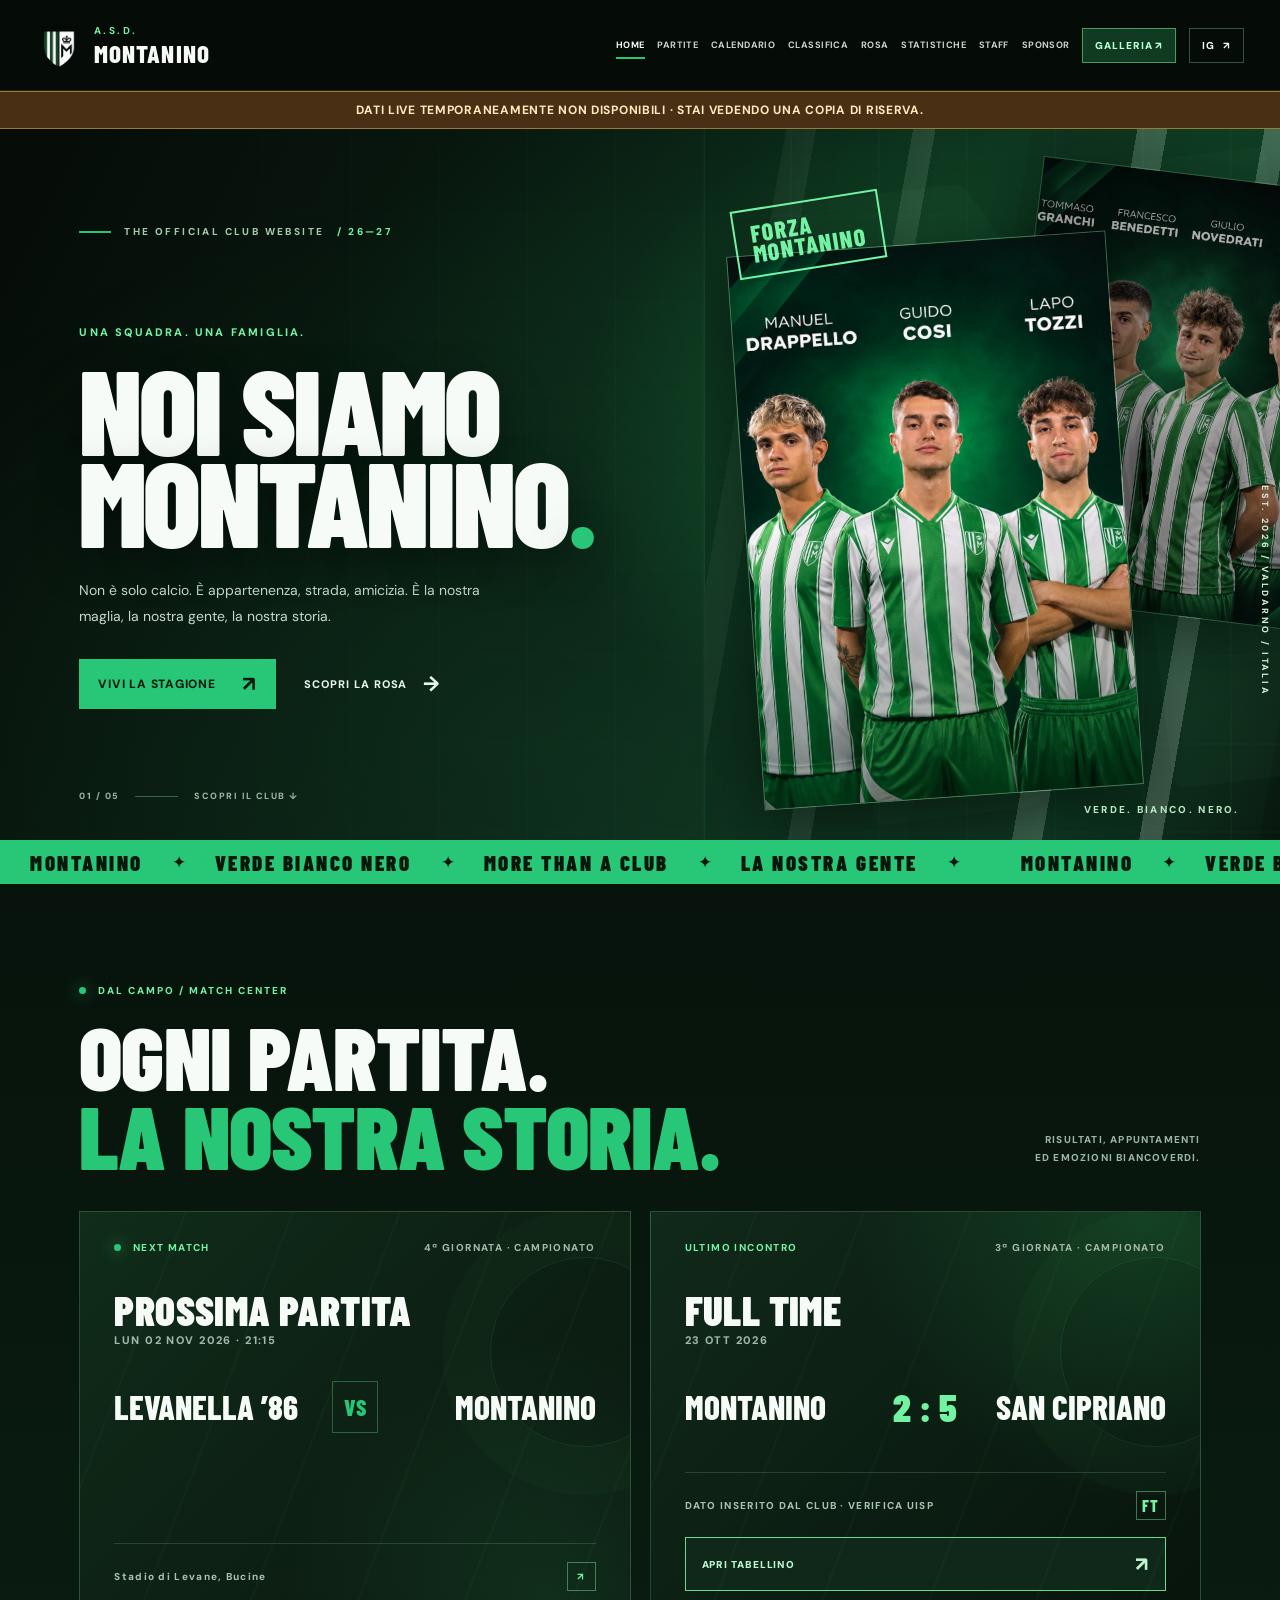
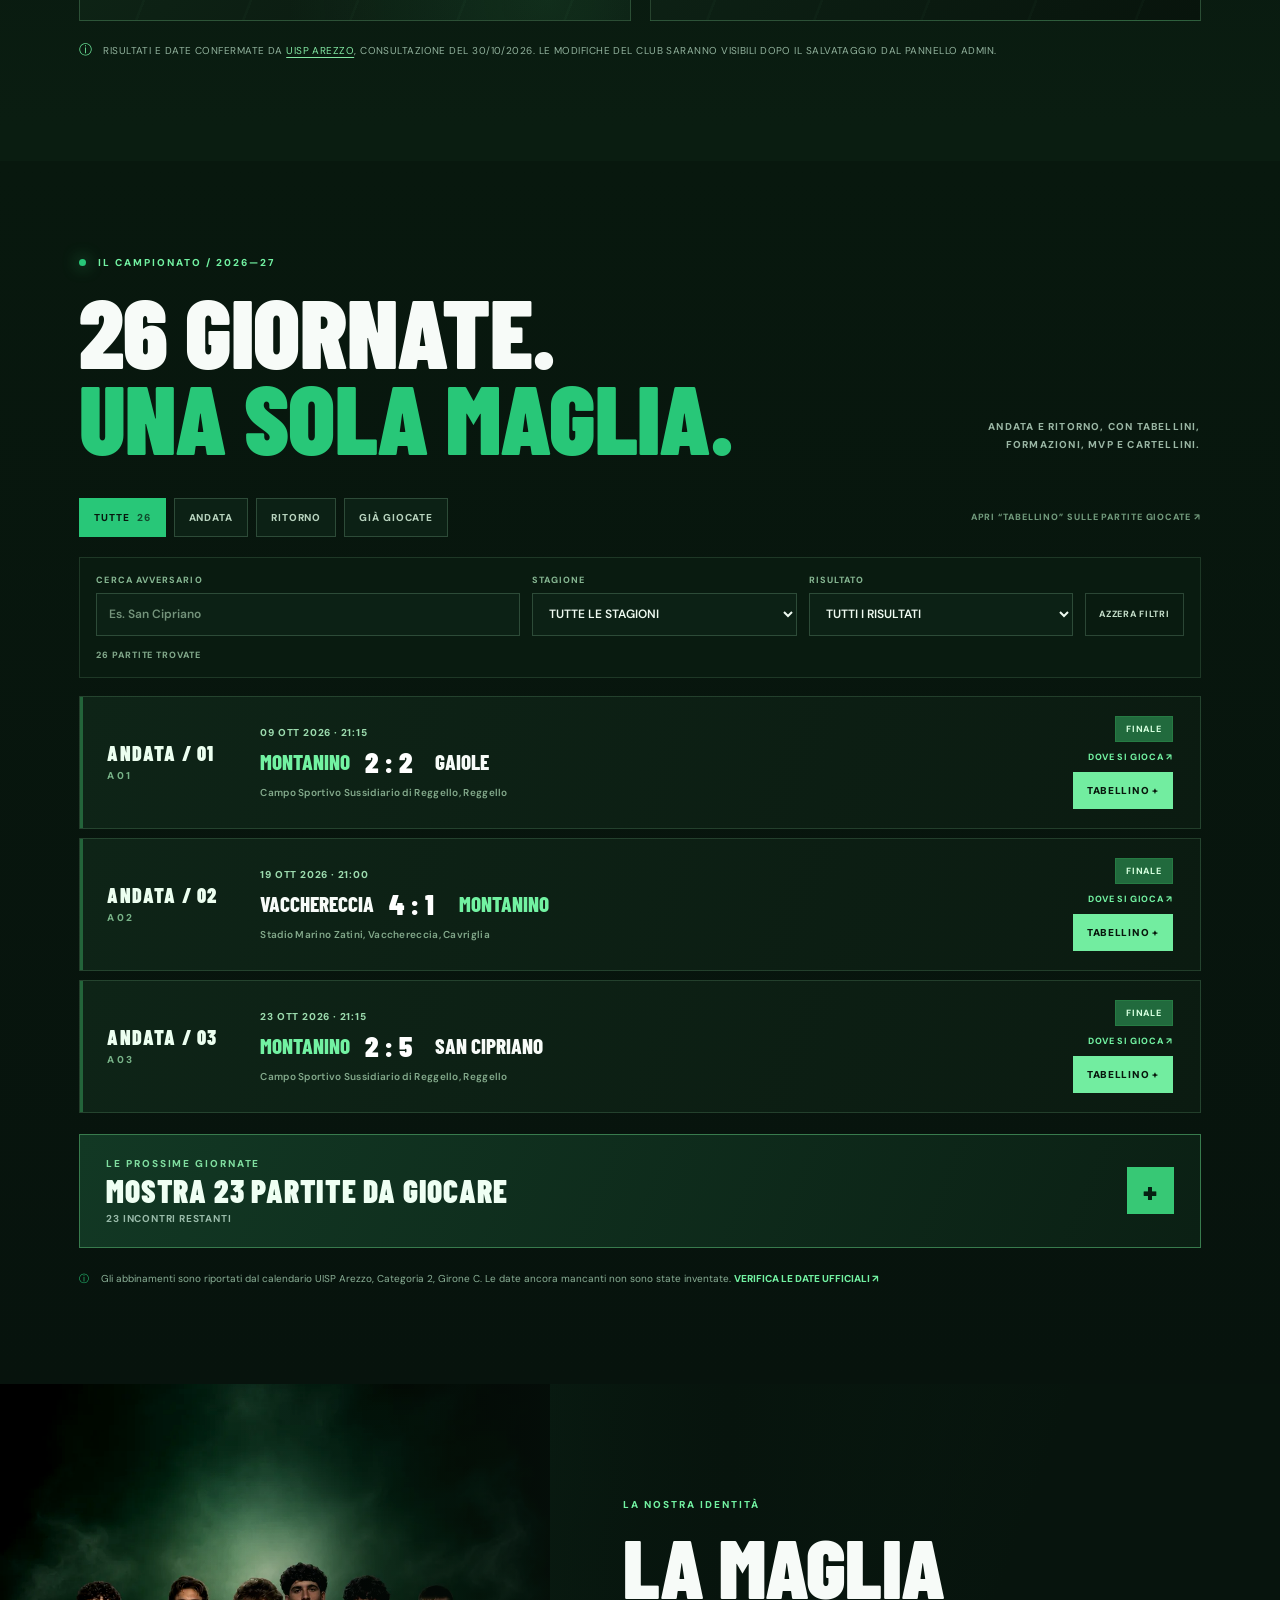
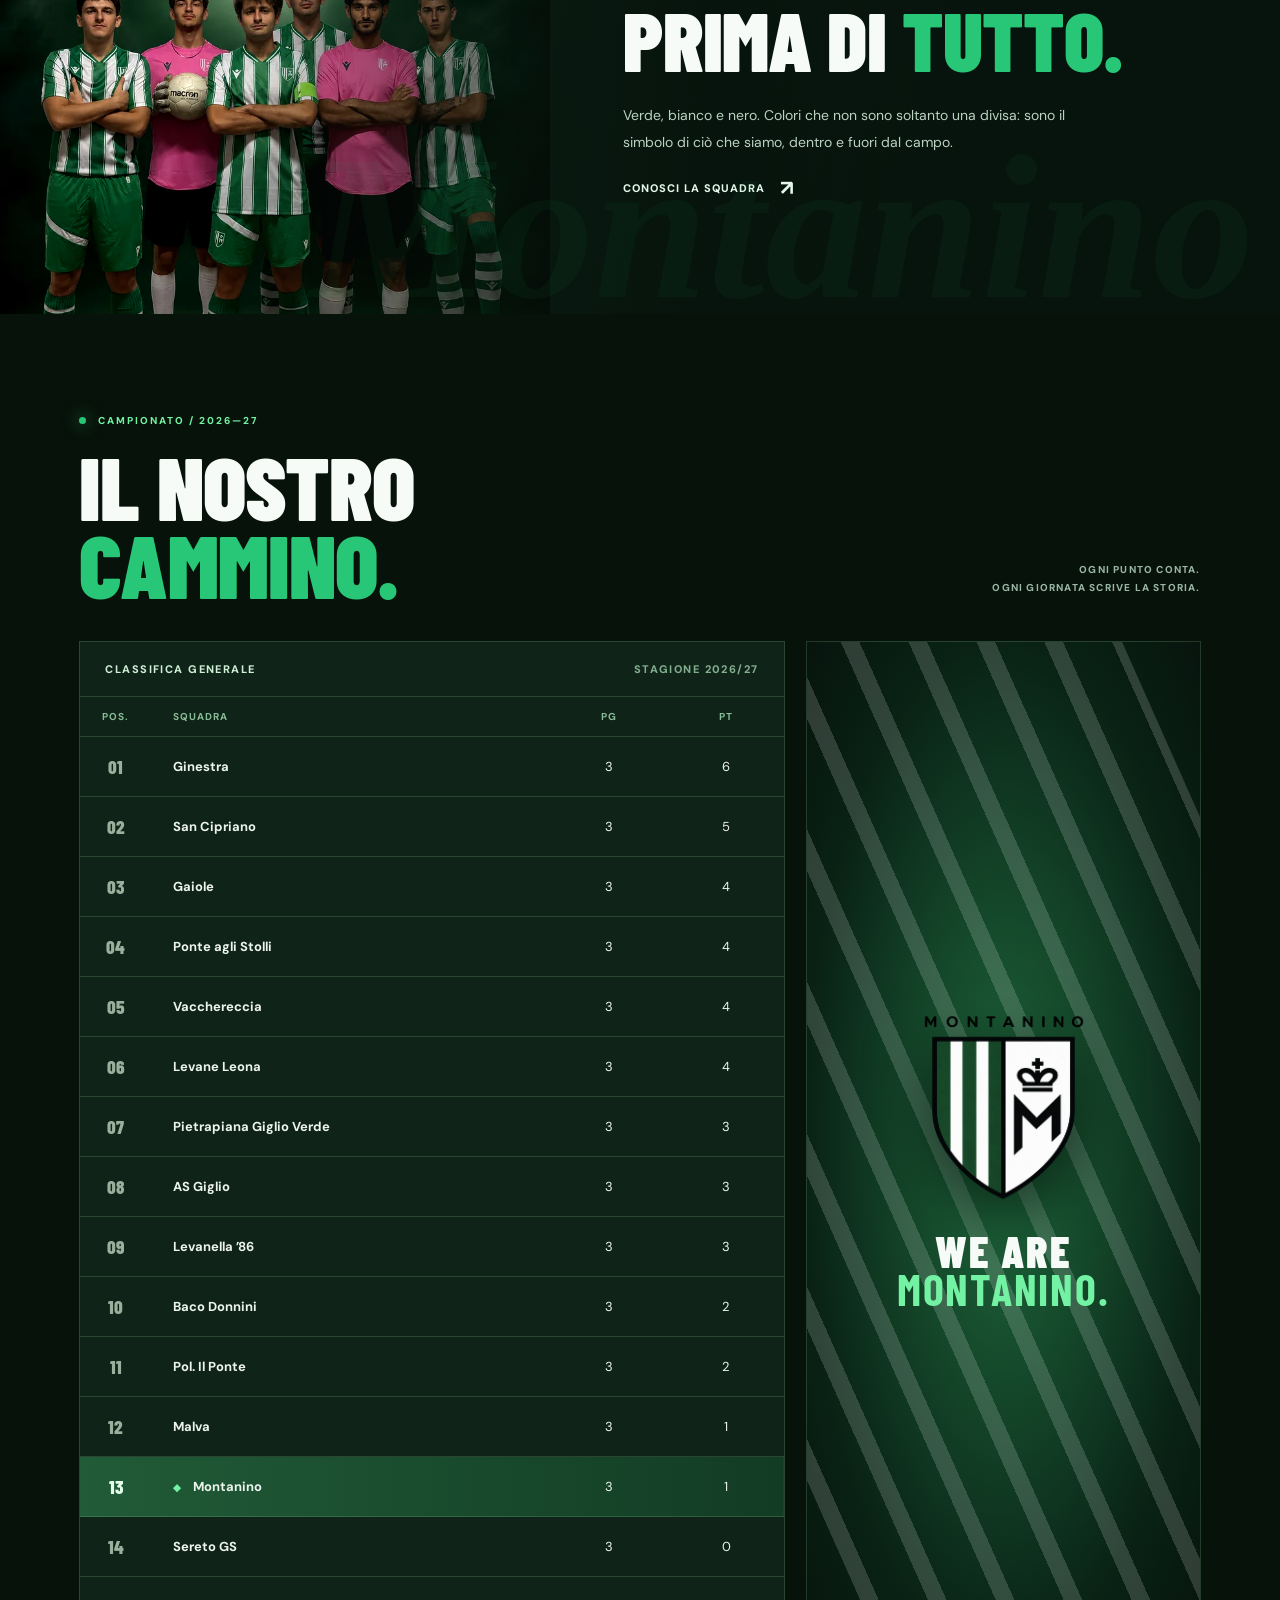
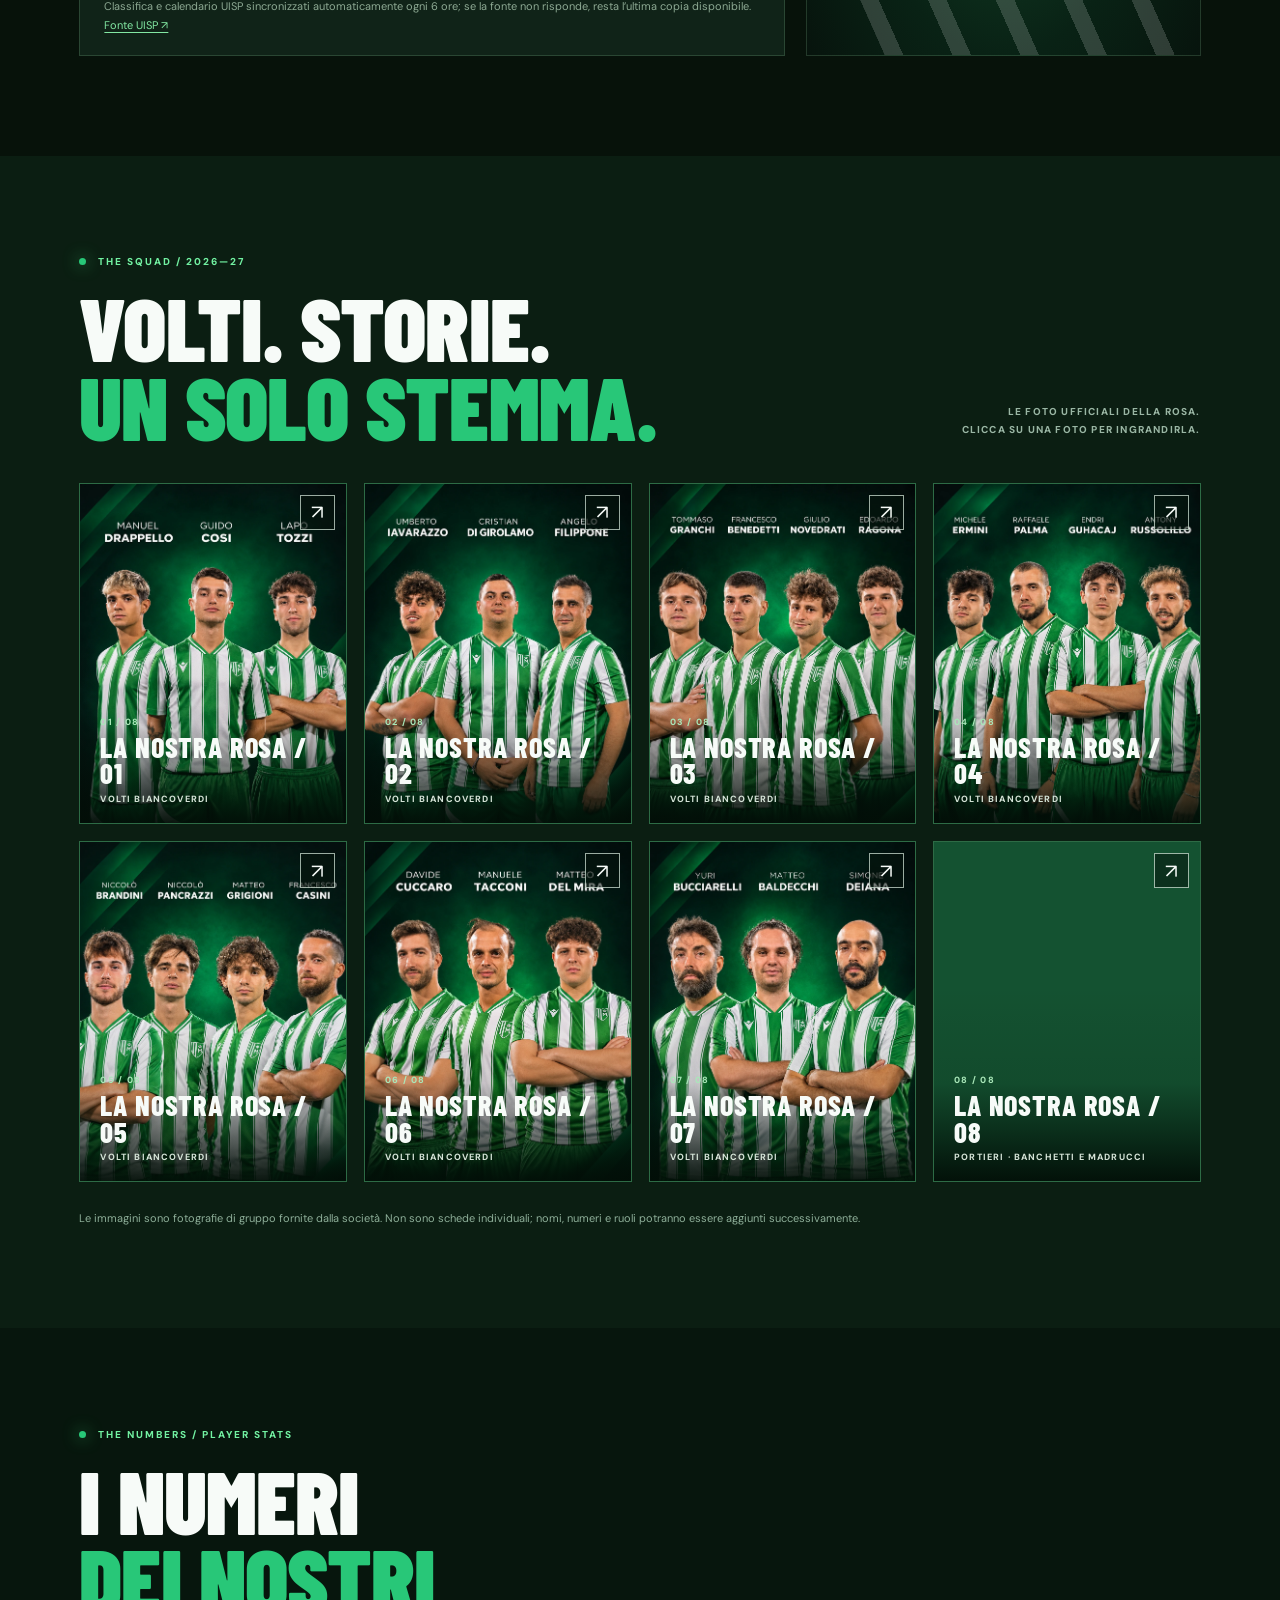
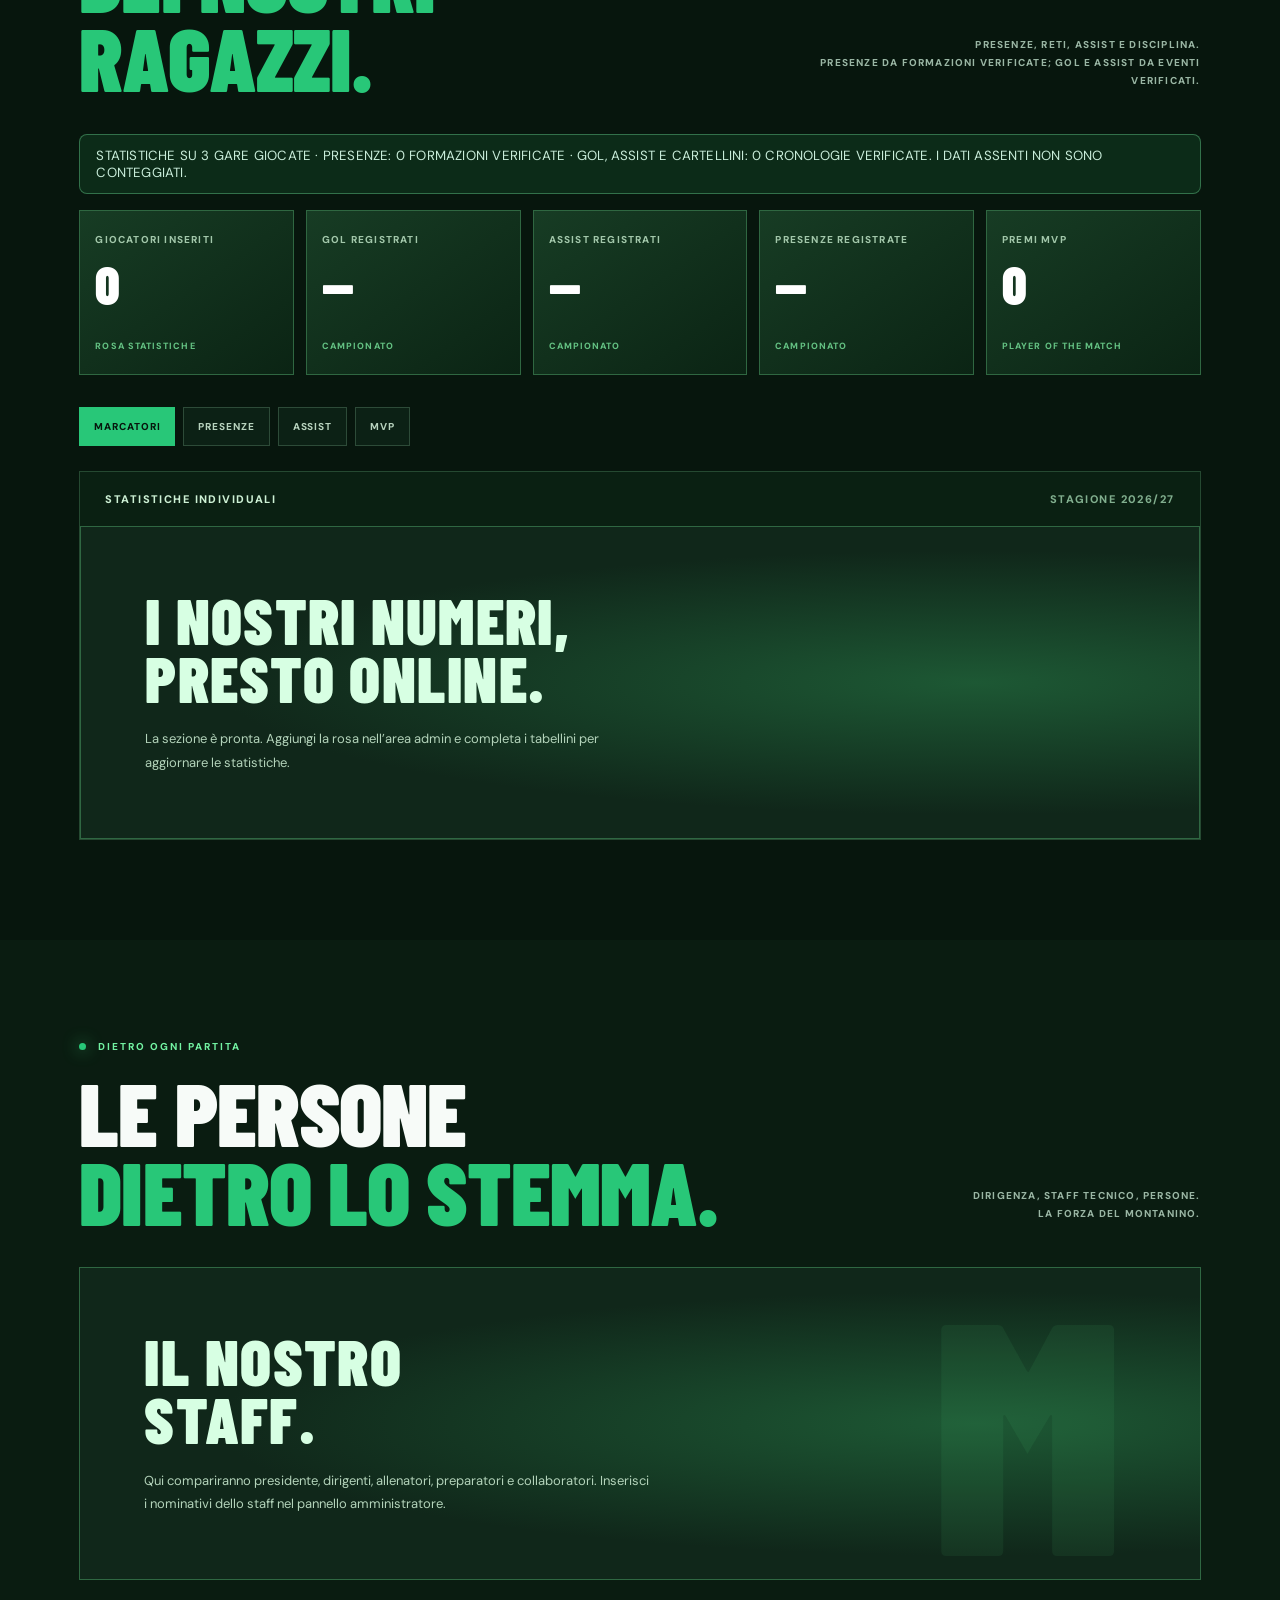
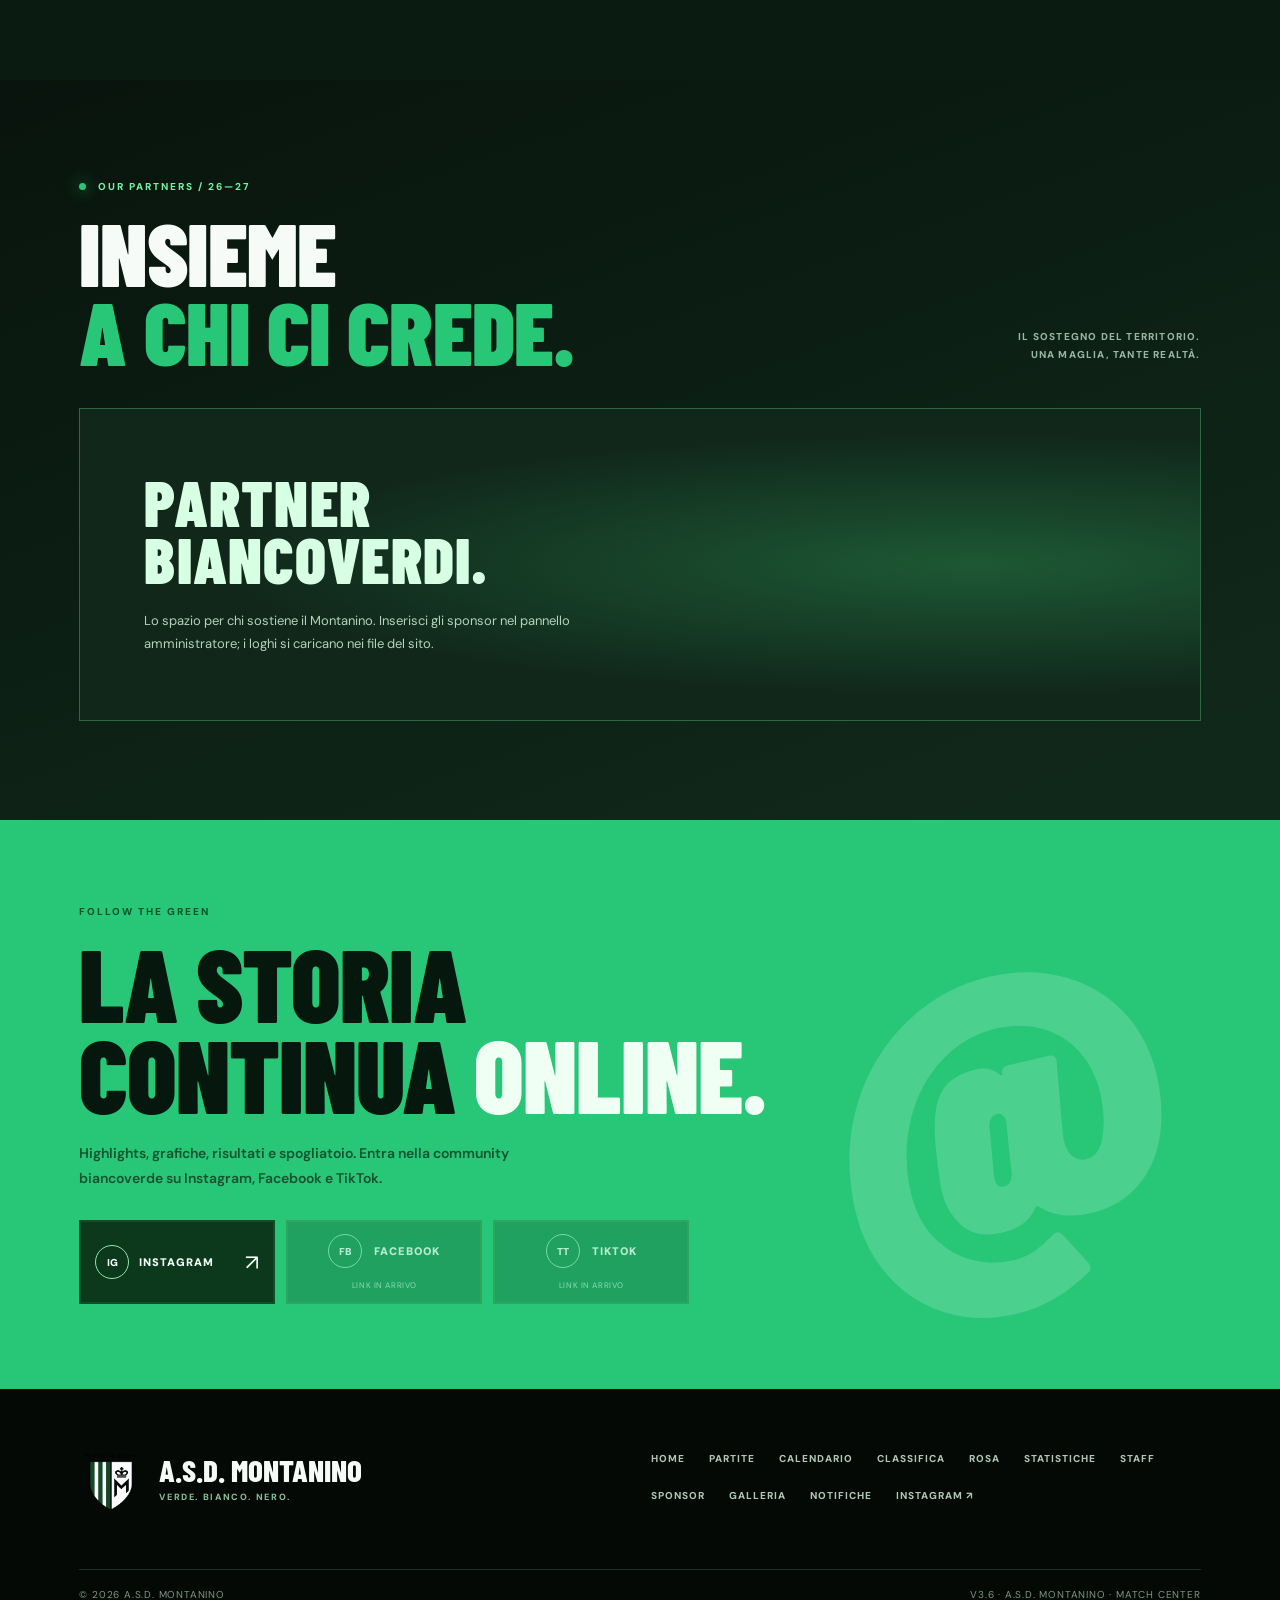
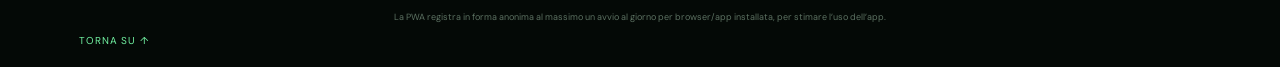
<file: index.html>
<!doctype html>
<html lang="it">
<head>
  <meta name="google-site-verification" content="mBDENH-BG-s-S4euXFO4xCw91QnRGbYaG3zs8UuVz_g" />
  <meta charset="utf-8">
  <meta name="viewport" content="width=device-width,initial-scale=1,viewport-fit=cover">
  <meta name="theme-color" content="#08100c">
  <meta name="description" content="A.S.D. Montanino. Una squadra, una maglia, una comunità. Scopri la rosa, le partite, i risultati e la stagione 2026/27.">
  <meta property="og:type" content="website">
  <meta property="og:title" content="A.S.D. Montanino — Sito ufficiale">
  <meta property="og:description" content="Non è solo calcio. È Montanino.">
  <meta property="og:image" content="assets/img/stemma.webp">
  <link rel="canonical" href="https://asdmontanino.github.io/montanino/">
  <script type="application/ld+json">
  {
    "@context": "https://schema.org",
    "@type": "SportsOrganization",
    "name": "A.S.D. Montanino",
    "alternateName": "ASD Montanino",
    "url": "https://asdmontanino.github.io/montanino/",
    "sport": "Soccer",
    "logo": "https://asdmontanino.github.io/montanino/assets/img/stemma.webp",
    "sameAs": ["https://www.instagram.com/asd_montanino/"]
  }
  </script>
  <title>A.S.D. Montanino — Sito ufficiale</title>
  <link rel="icon" type="image/webp" href="assets/img/stemma.webp">
  <link rel="preconnect" href="https://fonts.googleapis.com">
  <link rel="preconnect" href="https://fonts.gstatic.com" crossorigin>
  <link href="https://fonts.googleapis.com/css2?family=Barlow+Condensed:wght@500;600;700;800;900&family=DM+Sans:wght@400;500;600;700;800&display=swap" rel="stylesheet">
  <link rel="stylesheet" href="style.css?v=20261123-usage">
  <script src="data.js" defer></script>
  <script src="player-cards.js?v=20261117-public-cards" defer></script>
  <script src="tabellini.js?v=20261117-public-cards" defer></script>
  <script src="config.js" defer></script>
  <script src="site-common.js?v=20261122-upcoming-pending" defer></script>
  <script src="site-loader.js?v=20261122-match-reminders-2" defer></script>
  <script src="fx.js" defer></script>
  <link rel="manifest" href="manifest.json">
  <link rel="apple-touch-icon" href="assets/icons/montanino-192.png">
  <meta name="apple-mobile-web-app-capable" content="yes">
  <meta name="apple-mobile-web-app-status-bar-style" content="black-translucent">
  <meta name="apple-mobile-web-app-title" content="Montanino">
  <link rel="stylesheet" href="pwa.css?v=20261109">
  <script src="pwa.js?v=20261123-usage" defer></script>
  <link rel="stylesheet" href="app-ui.css?v=20261122-safari-refresh-1">
  <script src="app-ui.js?v=20261122-safari-refresh-1" defer></script>
  <script src="push-route.js?v=20261109-tap" defer></script>
  <link rel="stylesheet" href="pull-refresh.css?v=20261109">
  <script src="pull-refresh.js?v=20261109" defer></script>
</head>
<body>
<a class="skip-link" href="#contenuto">Vai al contenuto</a>
<div id="intro" class="intro" aria-hidden="true">
  <div class="intro-ring"></div>
  <div class="intro-content"><img src="assets/img/stemma.webp" alt=""><span class="intro-kicker">A.S.D. MONTANINO</span><strong>LA NOSTRA STORIA.</strong><small>CLICCA PER SALTARE</small></div>
</div>
<div class="scroll-progress" aria-hidden="true"></div>
<header class="header" id="header">
  <a href="#home" class="brand" aria-label="Montanino — torna alla home">
    <img src="assets/img/stemma.webp" alt="" width="51" height="54">
    <span class="brand-name"><span>A.S.D.</span><strong>MONTANINO</strong></span>
  </a>
  <nav id="nav" class="nav" aria-label="Navigazione principale">
    <a class="nav-link is-current" href="#home">HOME</a>
    <a class="nav-link" href="#partite">PARTITE</a>
    <a class="nav-link" href="#calendario">CALENDARIO</a>
    <a class="nav-link" href="#classifica">CLASSIFICA</a>
    <a class="nav-link" href="#rosa">ROSA</a>
    <a class="nav-link" href="#statistiche">STATISTICHE</a>
    <a class="nav-link" href="#staff">STAFF</a>
    <a class="nav-link" href="#sponsor">SPONSOR</a>
    <a class="nav-gallery" href="galleria.html">GALLERIA ↗</a>
    <a class="nav-instagram" href="https://www.instagram.com/asd_montanino/" target="_blank" rel="noopener noreferrer" aria-label="Apri Instagram A.S.D. Montanino (nuova scheda)">IG <span aria-hidden="true">↗</span></a>
  </nav>
  <button id="menu-toggle" class="menu-toggle" type="button" aria-expanded="false" aria-controls="nav" aria-label="Apri menu"><span></span><span></span><span></span></button>
</header>
<main id="contenuto">
  <section class="hero" id="home" aria-labelledby="hero-title">
    <div class="hero-aurora" aria-hidden="true"></div>
    <div class="hero-grid" aria-hidden="true"></div>
    <canvas id="hero-particles" class="hero-particles" aria-hidden="true"></canvas>
    <div class="hero-giant" aria-hidden="true">M</div>
    <div class="hero-copy">
      <div class="hero-edition"><span class="edition-line"></span> THE OFFICIAL CLUB WEBSITE <span class="edition-number">/ 26—27</span></div>
      <div class="hero-heading-wrap"><p class="hero-pretitle">UNA SQUADRA. UNA FAMIGLIA.</p><h1 id="hero-title">NOI SIAMO<br><span>MONTANINO<span class="hero-period">.</span></span></h1></div>
      <p class="hero-description">Non è solo calcio. È appartenenza, strada, amicizia. È la nostra maglia, la nostra gente, la nostra storia.</p>
      <div class="hero-actions"><a class="btn btn-lime" href="#calendario">VIVI LA STAGIONE <span aria-hidden="true">↗</span></a><a class="text-link" href="#rosa">SCOPRI LA ROSA <span aria-hidden="true">→</span></a></div>
      <div class="hero-bottom"><span class="hero-bottom-index">01 / 05</span><span class="hero-line"></span><span>SCOPRI IL CLUB <span aria-hidden="true">↓</span></span></div>
    </div>
    <div class="hero-art" aria-label="Fotografia della rosa del Montanino">
      <div class="art-stripes" aria-hidden="true"></div><div class="art-stamp" aria-hidden="true">FORZA<br>MONTANINO</div>
      <div class="art-photo photo-back" aria-hidden="true"><img src="assets/img/rosa-03.webp?v=20261103" alt="" fetchpriority="high"></div>
      <div class="art-photo photo-front"><img src="assets/img/rosa-01.webp?v=20261103" alt="Gruppo di giocatori del Montanino con maglia biancoverde" fetchpriority="high"></div>
      <span class="art-side-label">EST. 2026 / VALDARNO / ITALIA</span>
      <span class="art-corner-label">VERDE. BIANCO. NERO.</span>
    </div>
  </section>
  <div class="marquee" aria-label="Verde, bianco, nero. Noi siamo Montanino."><div class="marquee-track" aria-hidden="true"><div class="marquee-set"><span>MONTANINO</span><i>✦</i><span>VERDE BIANCO NERO</span><i>✦</i><span>MORE THAN A CLUB</span><i>✦</i><span>LA NOSTRA GENTE</span><i>✦</i></div><div class="marquee-set"><span>MONTANINO</span><i>✦</i><span>VERDE BIANCO NERO</span><i>✦</i><span>MORE THAN A CLUB</span><i>✦</i><span>LA NOSTRA GENTE</span><i>✦</i></div></div></div>
  <section class="section section-matches" id="partite" aria-labelledby="matches-title">
    <div class="section-heading reveal"><div><p class="eyebrow"><span class="eyebrow-dot"></span> DAL CAMPO / MATCH CENTER</p><h2 id="matches-title">OGNI PARTITA.<br><span>LA NOSTRA STORIA.</span></h2></div><p class="heading-aside">RISULTATI, APPUNTAMENTI<br>ED EMOZIONI BIANCOVERDI.</p></div>
    <div class="match-grid">
      <article class="match-card match-next reveal" aria-labelledby="next-title"><div class="match-card-top"><span class="match-label"><span class="live-dot"></span> NEXT MATCH</span><span class="match-kind" id="next-competition">CAMPIONATO</span></div><h3 id="next-title">PROSSIMA PARTITA</h3><div class="match-date" id="next-date">DATA DA CONFERMARE</div><div class="match-teams"><strong id="next-home">MONTANINO</strong><span class="vs-badge">VS</span><strong id="next-away">DA DEFINIRE</strong></div><div class="countdown" id="countdown" hidden aria-label="Conto alla rovescia alla prossima partita"></div><div class="match-footer"><span id="next-place">CAMPO DA CONFERMARE</span><a id="next-maps" class="arrow-chip" href="#partite" hidden target="_blank" rel="noopener noreferrer" aria-label="Indicazioni per il campo">↗</a></div></article>
      <article class="match-card match-last reveal" aria-labelledby="last-title"><div class="match-card-top"><span class="match-label">ULTIMO INCONTRO</span><span class="match-kind" id="last-competition">RISULTATI</span></div><h3 id="last-title">FULL TIME</h3><div class="match-date" id="last-date">DA AGGIORNARE</div><div class="match-teams"><strong id="last-home">MONTANINO</strong><span class="last-score" id="last-score">— : —</span><strong id="last-away">DA DEFINIRE</strong></div><div class="match-footer"><span id="last-status">RISULTATO IN AGGIORNAMENTO</span><span class="ft-badge">FT</span></div><a id="last-report-link" class="match-report-cta" href="#calendario" hidden>APRI TABELLINO <span aria-hidden="true">↗</span></a></article>
    </div>
    <div class="match-notice"><span>ⓘ</span> RISULTATI E DATE CONFERMATE DA <a href="https://gestionalecalcionuovo.uisp.it/AREZZO/25/57" target="_blank" rel="noopener noreferrer">UISP AREZZO</a>, CONSULTAZIONE DEL 30/10/2026. LE MODIFICHE DEL CLUB SARANNO VISIBILI DOPO IL SALVATAGGIO DAL PANNELLO ADMIN.</div>
  </section>

  <section class="section section-home-gallery" id="foto" aria-labelledby="home-gallery-title" hidden>
    <div class="home-gallery-header">
      <div class="home-gallery-intro">
        <p class="eyebrow"><span class="eyebrow-dot"></span> DAL CAMPO / PHOTO STORIES</p>
        <h2 id="home-gallery-title">SCATTI <span>BIANCOVERDI.</span></h2>
        <p class="home-gallery-subtitle">Le emozioni delle nostre partite scorrono davanti a te.</p>
      </div>
      <div class="home-gallery-controls">
        <a class="home-gallery-all" href="galleria.html">TUTTA LA GALLERIA <span aria-hidden="true">↗</span></a>
      </div>
    </div>
    <div id="home-gallery-track" class="home-gallery-track" aria-label="Anteprima fotografica delle partite a scorrimento automatico"></div>
    <div class="home-gallery-footer"><span>ANTEPRIMA FOTOGRAFICA</span><span>GUARDA TUTTI GLI SCATTI NELLA GALLERIA ↗</span></div>
  </section>

  <section class="section section-calendar" id="calendario" aria-labelledby="calendar-title">
    <div class="section-heading reveal"><div><p class="eyebrow"><span class="eyebrow-dot"></span> IL CAMPIONATO / 2026—27</p><h2 id="calendar-title">26 GIORNATE.<br><span>UNA SOLA MAGLIA.</span></h2></div><p class="heading-aside">ANDATA E RITORNO, CON TABELLINI,<br>FORMAZIONI, MVP E CARTELLINI.</p></div>
    <div class="section-toolbar"><div class="filter-pills" role="group" aria-label="Filtra calendario"><button type="button" class="pill is-active" data-calendar-filter="tutte" aria-pressed="true">TUTTE <span>26</span></button><button type="button" class="pill" data-calendar-filter="Andata" aria-pressed="false">ANDATA</button><button type="button" class="pill" data-calendar-filter="Ritorno" aria-pressed="false">RITORNO</button><button type="button" class="pill" data-calendar-filter="giocate" aria-pressed="false">GIÀ GIOCATE</button></div><div class="toolbar-help">APRI “TABELLINO” SULLE PARTITE GIOCATE <span aria-hidden="true">↗</span></div></div>
    <div class="calendar-archive-filters" aria-label="Cerca e filtra l’archivio partite">
      <label class="calendar-search-field" for="calendar-search"><span>CERCA AVVERSARIO</span><input id="calendar-search" type="search" placeholder="Es. San Cipriano" autocomplete="off"></label>
      <label for="calendar-season-filter"><span>STAGIONE</span><select id="calendar-season-filter"><option value="tutte">TUTTE LE STAGIONI</option></select></label>
      <label for="calendar-result-filter"><span>RISULTATO</span><select id="calendar-result-filter"><option value="tutti">TUTTI I RISULTATI</option><option value="vinte">VITTORIE</option><option value="pareggiate">PAREGGI</option><option value="perse">SCONFITTE</option><option value="programmate">PROGRAMMATE</option></select></label>
      <button id="calendar-reset-filters" class="calendar-reset-filters" type="button">AZZERA FILTRI</button>
      <p id="calendar-result-count" class="calendar-result-count" aria-live="polite"></p>
    </div>
    <div id="calendar-list" class="calendar-list" aria-live="polite"></div>
    <div class="calendar-source"><span>ⓘ</span> Gli abbinamenti sono riportati dal calendario UISP Arezzo, Categoria 2, Girone C. Le date ancora mancanti non sono state inventate. <a href="https://gestionalecalcionuovo.uisp.it/AREZZO/25/57" target="_blank" rel="noopener noreferrer">VERIFICA LE DATE UFFICIALI ↗</a></div>
  </section>
  <section class="story-banner" id="identita" aria-labelledby="story-title"><div class="story-image"><img src="assets/img/identita-hero.webp?v=20261104e" alt="Squadra del Montanino con lo stemma ufficiale" loading="lazy" onerror="this.onerror=null;this.src='assets/img/rosa-04.webp?v=20261103'"></div><div class="story-text reveal"><p class="eyebrow">LA NOSTRA IDENTITÀ</p><h2 id="story-title">LA MAGLIA<br>PRIMA DI <span>TUTTO.</span></h2><p>Verde, bianco e nero. Colori che non sono soltanto una divisa: sono il simbolo di ciò che siamo, dentro e fuori dal campo.</p><a href="#rosa" class="text-link">CONOSCI LA SQUADRA <span aria-hidden="true">↗</span></a></div><div class="story-script" aria-hidden="true">Montanino</div></section>
  <section class="section section-standings" id="classifica" aria-labelledby="standings-title"><div class="section-heading reveal"><div><p class="eyebrow"><span class="eyebrow-dot"></span> CAMPIONATO / 2026—27</p><h2 id="standings-title">IL NOSTRO<br><span>CAMMINO.</span></h2></div><p class="heading-aside">OGNI PUNTO CONTA.<br>OGNI GIORNATA SCRIVE LA STORIA.</p></div><div class="standings-layout"><div class="table-box reveal"><div class="table-caption"><span>CLASSIFICA GENERALE</span><span>STAGIONE 2026/27</span></div><div class="table-scroll"><table><thead><tr><th scope="col">POS.</th><th scope="col">SQUADRA</th><th scope="col">PG</th><th scope="col">PT</th></tr></thead><tbody id="standings"></tbody></table></div><div class="table-foot">Classifica e calendario UISP sincronizzati automaticamente ogni 6 ore; se la fonte non risponde, resta l’ultima copia disponibile. <a href="https://gestionalecalcionuovo.uisp.it/AREZZO/25/57" target="_blank" rel="noopener noreferrer">Fonte UISP ↗</a></div></div><aside class="standings-art reveal"><div class="standings-stripes"></div><img src="assets/img/stemma.webp" alt="Stemma Montanino" loading="lazy"><span>WE ARE<br><strong>MONTANINO.</strong></span></aside></div></section>
  <section class="section section-roster" id="rosa" aria-labelledby="roster-title"><div class="section-heading reveal"><div><p class="eyebrow"><span class="eyebrow-dot"></span> THE SQUAD / 2026—27</p><h2 id="roster-title">VOLTI. STORIE.<br><span>UN SOLO STEMMA.</span></h2></div><p class="heading-aside">LE FOTO UFFICIALI DELLA ROSA.<br>CLICCA SU UNA FOTO PER INGRANDIRLA.</p></div><div class="roster-grid" id="roster"></div><p class="roster-note">Le immagini sono fotografie di gruppo fornite dalla società. Non sono schede individuali; nomi, numeri e ruoli potranno essere aggiunti successivamente.</p></section>

  <section class="section section-stats" id="statistiche" aria-labelledby="stats-title">
    <div class="section-heading reveal"><div><p class="eyebrow"><span class="eyebrow-dot"></span> THE NUMBERS / PLAYER STATS</p><h2 id="stats-title">I NUMERI<br><span>DEI NOSTRI RAGAZZI.</span></h2></div><p class="heading-aside">PRESENZE, RETI, ASSIST E DISCIPLINA.<br>PRESENZE DA FORMAZIONI VERIFICATE; GOL E ASSIST DA EVENTI VERIFICATI.</p></div>
    <p id="stats-coverage" class="stats-coverage" hidden></p>
    <div class="stat-highlights reveal"><div class="stat-highlight"><small>GIOCATORI INSERITI</small><strong id="stat-players-total">0</strong><span>ROSA STATISTICHE</span></div><div class="stat-highlight"><small>GOL REGISTRATI</small><strong id="stat-goals-total">0</strong><span>CAMPIONATO</span></div><div class="stat-highlight"><small>ASSIST REGISTRATI</small><strong id="stat-assists-total">0</strong><span>CAMPIONATO</span></div><div class="stat-highlight"><small>PRESENZE REGISTRATE</small><strong id="stat-apps-total">0</strong><span>CAMPIONATO</span></div><div class="stat-highlight"><small>PREMI MVP</small><strong id="stat-mvp-total">0</strong><span>PLAYER OF THE MATCH</span></div></div>
    <div class="section-toolbar"><div class="filter-pills" role="group" aria-label="Ordina statistiche giocatori"><button type="button" class="pill is-active" data-stats-sort="gol" aria-pressed="true">MARCATORI</button><button type="button" class="pill" data-stats-sort="presenze" aria-pressed="false">PRESENZE</button><button type="button" class="pill" data-stats-sort="assist" aria-pressed="false">ASSIST</button><button type="button" class="pill" data-stats-sort="mvp" aria-pressed="false">MVP</button></div></div>
    <div class="stats-table-shell reveal"><div class="table-caption"><span>STATISTICHE INDIVIDUALI</span><span>STAGIONE 2026/27</span></div><div class="table-scroll"><table class="player-stat-table"><thead><tr><th>#</th><th>GIOCATORE</th><th>RUOLO</th><th>PG</th><th>GOL</th><th>ASSIST</th><th>GIAL.</th><th>ROSSI</th><th>MVP</th></tr></thead><tbody id="player-stats"></tbody></table></div><div id="stats-empty" class="editorial-empty" hidden><strong>I NOSTRI NUMERI,<br>PRESTO ONLINE.</strong><p>La sezione è pronta. Aggiungi la rosa nell’area admin e completa i tabellini per aggiornare le statistiche.</p></div></div>
  </section>
  <section class="section section-staff" id="staff" aria-labelledby="staff-title">
    <div class="section-heading reveal"><div><p class="eyebrow"><span class="eyebrow-dot"></span> DIETRO OGNI PARTITA</p><h2 id="staff-title">LE PERSONE<br><span>DIETRO LO STEMMA.</span></h2></div><p class="heading-aside">DIRIGENZA, STAFF TECNICO, PERSONE.<br>LA FORZA DEL MONTANINO.</p></div>
    <div id="staff-list" class="staff-groups"></div><div id="staff-empty" class="editorial-empty staff-empty reveal" hidden><span class="empty-monogram" aria-hidden="true">M</span><strong>IL NOSTRO<br>STAFF.</strong><p>Qui compariranno presidente, dirigenti, allenatori, preparatori e collaboratori. Inserisci i nominativi dello staff nel pannello amministratore.</p></div>
  </section>
  <section class="section section-sponsors" id="sponsor" aria-labelledby="sponsors-title">
    <div class="section-heading reveal"><div><p class="eyebrow"><span class="eyebrow-dot"></span> OUR PARTNERS / 26—27</p><h2 id="sponsors-title">INSIEME<br><span>A CHI CI CREDE.</span></h2></div><p class="heading-aside">IL SOSTEGNO DEL TERRITORIO.<br>UNA MAGLIA, TANTE REALTÀ.</p></div>
    <div id="sponsors-list" class="sponsor-grid"></div><div id="sponsors-empty" class="editorial-empty sponsor-empty reveal" hidden><strong>PARTNER<br>BIANCOVERDI.</strong><p>Lo spazio per chi sostiene il Montanino. Inserisci gli sponsor nel pannello amministratore; i loghi si caricano nei file del sito.</p></div>
  </section>
  <section class="section social-section" id="social" aria-labelledby="social-title"><div class="social-inner reveal"><div><p class="eyebrow">FOLLOW THE GREEN</p><h2 id="social-title">LA STORIA<br>CONTINUA <span>ONLINE.</span></h2><p>Highlights, grafiche, risultati e spogliatoio. Entra nella community biancoverde su Instagram, Facebook e TikTok.</p><div class="social-links" id="social-links" aria-label="Profili social Montanino"></div></div><div class="social-symbol" aria-hidden="true">@</div></div></section>
</main>
<footer class="footer"><div class="footer-top"><div class="footer-brand"><img src="assets/img/stemma.webp" alt="" width="72" height="76"><div><strong>A.S.D. MONTANINO</strong><span>VERDE. BIANCO. NERO.</span></div></div><div class="footer-links"><a href="#home">HOME</a><a href="#partite">PARTITE</a><a href="#calendario">CALENDARIO</a><a href="#classifica">CLASSIFICA</a><a href="#rosa">ROSA</a><a href="#statistiche">STATISTICHE</a><a href="#staff">STAFF</a><a href="#sponsor">SPONSOR</a><a href="galleria.html">GALLERIA</a><a href="notifiche.html">NOTIFICHE</a><a href="https://www.instagram.com/asd_montanino/" target="_blank" rel="noopener noreferrer">INSTAGRAM ↗</a></div></div><div class="footer-bottom"><span>© <span id="year">2026</span> A.S.D. MONTANINO</span><span>V3.6 · A.S.D. MONTANINO · MATCH CENTER</span><small class="usage-privacy-note">La PWA registra in forma anonima al massimo un avvio al giorno per browser/app installata, per stimare l’uso dell’app.</small><a href="#home">TORNA SU ↑</a></div></footer>
<button id="to-top" class="to-top" type="button" aria-label="Torna in cima">↑</button>
<div id="lightbox" class="lightbox" role="dialog" aria-modal="true" aria-label="Visualizza foto della rosa" hidden><button class="lightbox-close" type="button" aria-label="Chiudi fotografia">×</button><button class="lightbox-prev" type="button" aria-label="Foto precedente">‹</button><figure><img id="lightbox-img" alt=""><figcaption id="lightbox-caption"></figcaption></figure><button class="lightbox-next" type="button" aria-label="Foto successiva">›</button></div>
</body>
</html>
</file>
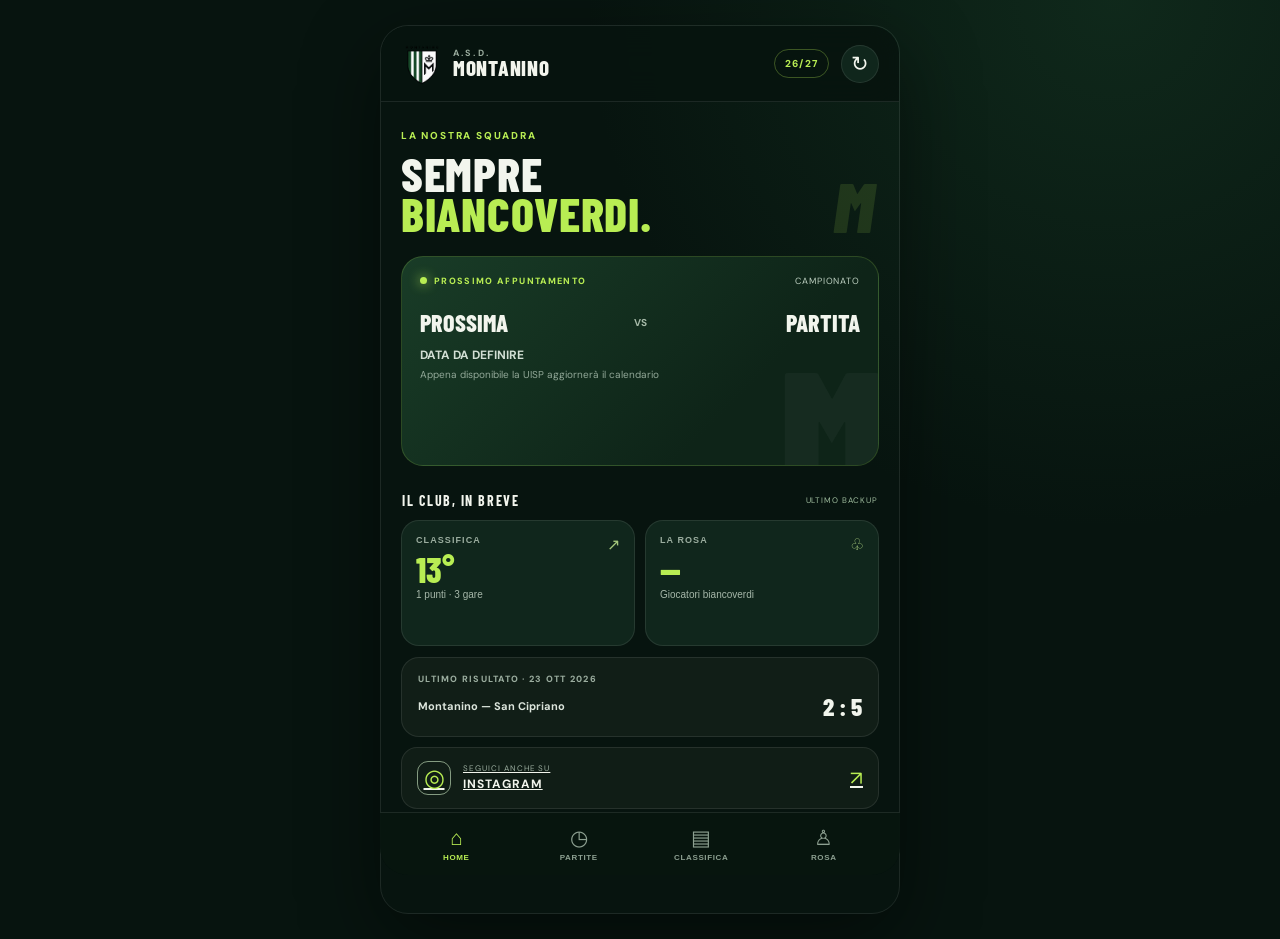
<file: app-demo.html>
<!doctype html>
<html lang="it">
<head>
  <meta charset="utf-8">
  <meta name="viewport" content="width=device-width, initial-scale=1, viewport-fit=cover">
  <meta name="theme-color" content="#07140f">
  <meta name="description" content="L'app ufficiale dell'A.S.D. Montanino: partite, classifica e rosa.">
  <title>Montanino · Anteprima app</title>
  <link rel="icon" href="assets/img/stemma.webp" type="image/webp">
  <link rel="preconnect" href="https://fonts.googleapis.com">
  <link rel="preconnect" href="https://fonts.gstatic.com" crossorigin>
  <link href="https://fonts.googleapis.com/css2?family=Barlow+Condensed:wght@600;700;800;900&family=DM+Sans:wght@400;500;600;700;800&display=swap" rel="stylesheet">
  <link rel="stylesheet" href="app.css?v=20261118-round-players">
  <script src="data.js" defer></script>
  <script src="config.js" defer></script>
  <script src="app.js?v=20261118-round-players" defer></script>
</head>
<body>
  <div class="app-frame">
    <header class="app-header">
      <a class="club-mark" href="#home" aria-label="Montanino, home">
        <img src="assets/img/stemma.webp" alt="">
        <span><small>A.S.D.</small><strong>MONTANINO</strong></span>
      </a>
      <div class="header-actions">
        <span class="season-chip">26/27</span>
        <button class="icon-button" id="refresh" type="button" aria-label="Aggiorna dati">↻</button>
      </div>
    </header>

    <main id="app-content">
      <section class="screen is-active" id="screen-home" aria-labelledby="home-heading">
        <div class="welcome-row"><div><p class="eyebrow">LA NOSTRA SQUADRA</p><h1 id="home-heading">SEMPRE<br><span>BIANCOVERDI.</span></h1></div><div class="home-monogram" aria-hidden="true">M</div></div>
        <article class="next-match-card" id="next-match-card"></article>
        <div class="home-section-title"><h2>IL CLUB, IN BREVE</h2><span id="sync-state">DATI LIVE</span></div>
        <div class="quick-grid">
          <button class="quick-card quick-standing" type="button" data-open="standings"><span class="quick-icon">↗</span><small>CLASSIFICA</small><strong id="home-position">—</strong><span id="home-points">Vai alla classifica</span></button>
          <button class="quick-card quick-roster" type="button" data-open="squad"><span class="quick-icon">♧</span><small>LA ROSA</small><strong id="home-players">—</strong><span>Giocatori biancoverdi</span></button>
        </div>
        <article class="last-result-card" id="last-result-card"></article>
        <a class="instagram-card" href="https://www.instagram.com/asd_montanino/" target="_blank" rel="noopener noreferrer"><span class="ig-mark">◎</span><span><small>SEGUICI ANCHE SU</small><strong>INSTAGRAM</strong></span><span class="external-arrow">↗</span></a>
      </section>

      <section class="screen" id="screen-matches" aria-labelledby="matches-heading" hidden>
        <div class="screen-heading"><p class="eyebrow">MATCH CENTER / 26—27</p><h1 id="matches-heading">LE NOSTRE<br><span>PARTITE.</span></h1><p>Calendario, risultati e appuntamenti.</p></div>
        <div class="segmented-control" role="group" aria-label="Filtra calendario"><button class="is-selected" data-match-filter="all" type="button">TUTTE</button><button data-match-filter="played" type="button">GIOCATE</button><button data-match-filter="upcoming" type="button">IN PROGRAMMA</button></div>
        <div class="fixture-list" id="fixture-list"></div>
      </section>

      <section class="screen" id="screen-standings" aria-labelledby="standings-heading" hidden>
        <div class="screen-heading"><p class="eyebrow">CAMPIONATO / GIRONE</p><h1 id="standings-heading">LA CLASSIFICA<br><span>DEL GIRONE.</span></h1><p>Ogni punto conta. Ogni giornata scrive la storia.</p></div>
        <article class="standing-feature" id="standing-feature"></article>
        <div class="table-card"><div class="table-caption"><span>POSIZIONE</span><span>SQUADRA</span><span>PG</span><span>PT</span></div><ol id="standings-list"></ol></div>
        <p class="source-note">Dati classifica caricati dal pannello del club. <a href="https://gestionalecalcionuovo.uisp.it/AREZZO/25/57" target="_blank" rel="noopener noreferrer">Apri la fonte UISP ↗</a></p>
      </section>

      <section class="screen" id="screen-squad" aria-labelledby="squad-heading" hidden>
        <div class="screen-heading"><p class="eyebrow">VOLTI / RUOLI / NUMERI</p><h1 id="squad-heading">UN SOLO<br><span>STEMMA.</span></h1><p id="squad-count">La rosa biancoverde.</p></div>
        <div class="role-filters" id="role-filters" role="group" aria-label="Filtra per ruolo"><button class="is-selected" data-role="Tutti" type="button">TUTTI</button><button data-role="Portiere" type="button">PORTIERI</button><button data-role="Difensore" type="button">DIFENSORI</button><button data-role="Centrocampista" type="button">CENTROCAMPO</button><button data-role="Attaccante" type="button">ATTACCANTI</button></div>
        <div class="player-grid" id="player-grid"></div>
      </section>
    </main>

    <nav class="tab-bar" aria-label="Navigazione app">
      <button class="tab is-active" type="button" data-tab="home" aria-current="page"><span>⌂</span><small>HOME</small></button>
      <button class="tab" type="button" data-tab="matches"><span>◷</span><small>PARTITE</small></button>
      <button class="tab" type="button" data-tab="standings"><span>▤</span><small>CLASSIFICA</small></button>
      <button class="tab" type="button" data-tab="squad"><span>♙</span><small>ROSA</small></button>
    </nav>
    <div class="toast" id="toast" role="status" aria-live="polite"></div>
  </div>
</body>
</html>
</file>
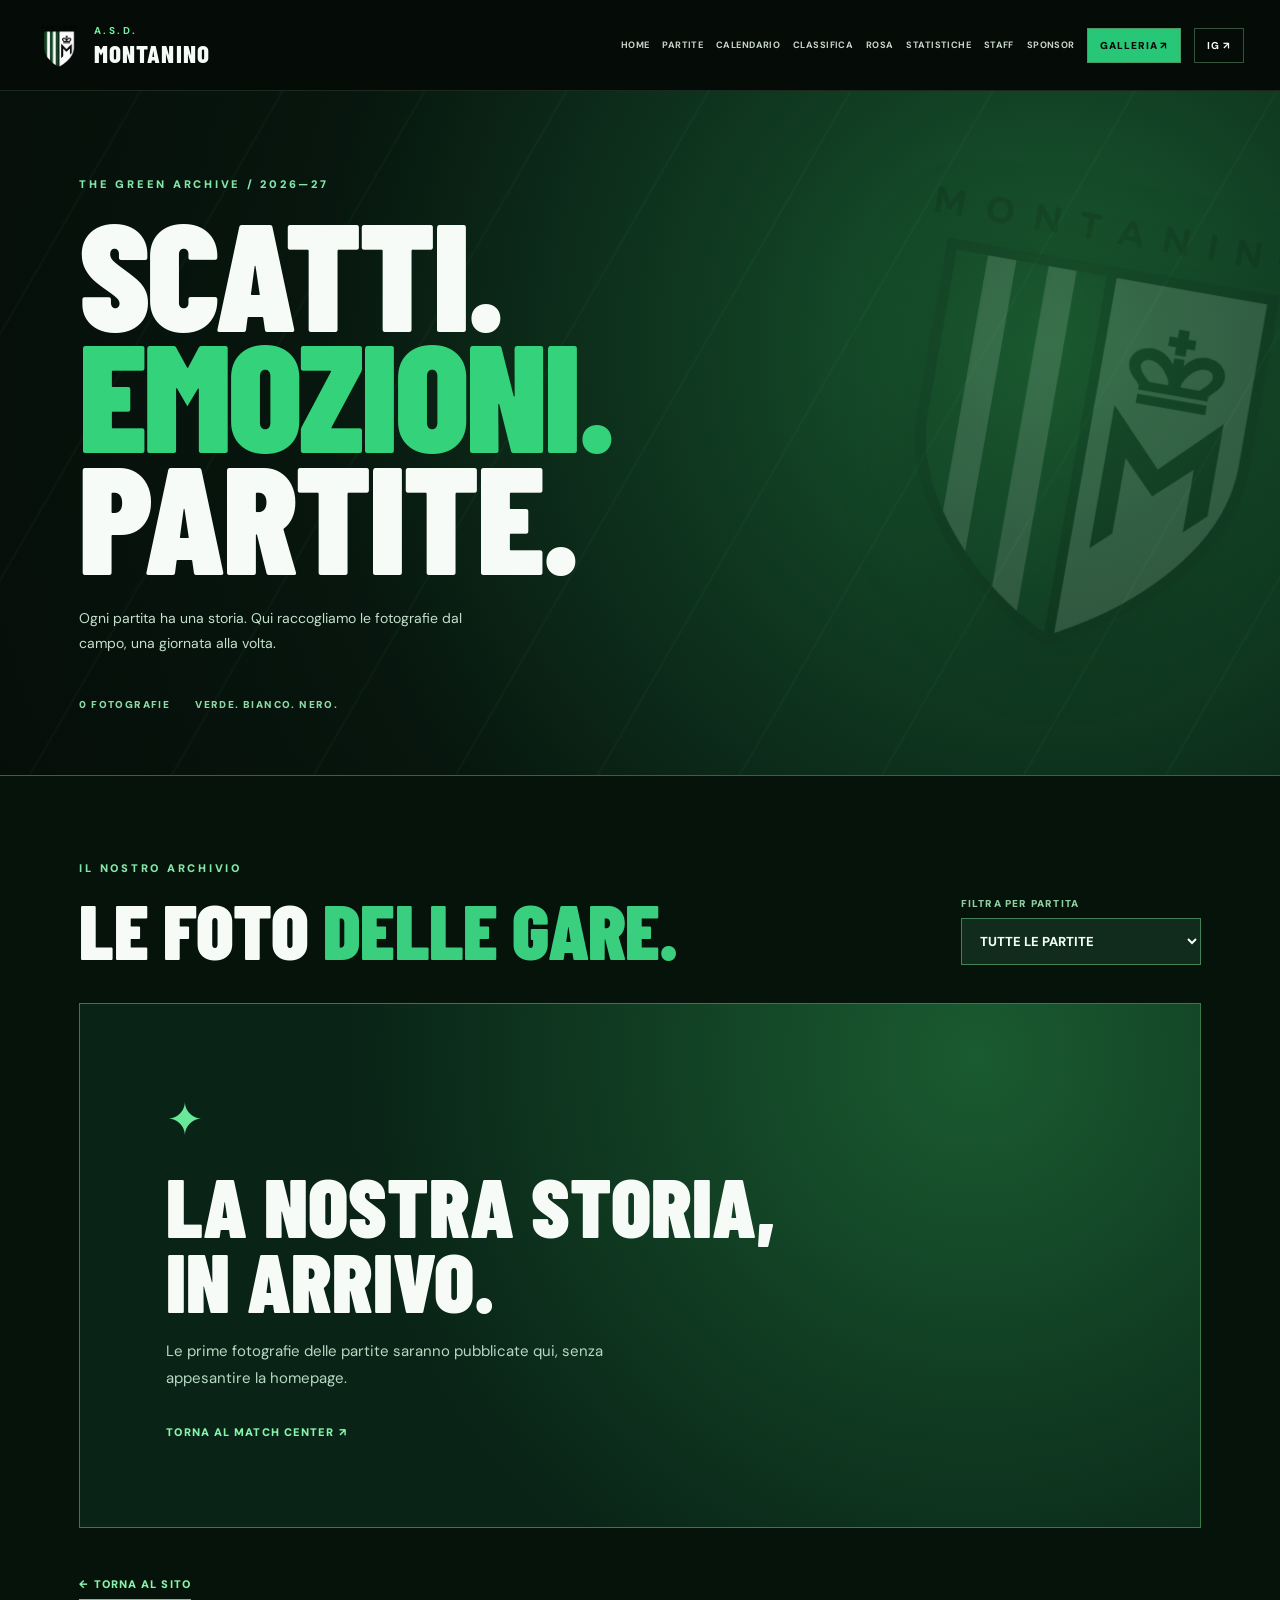
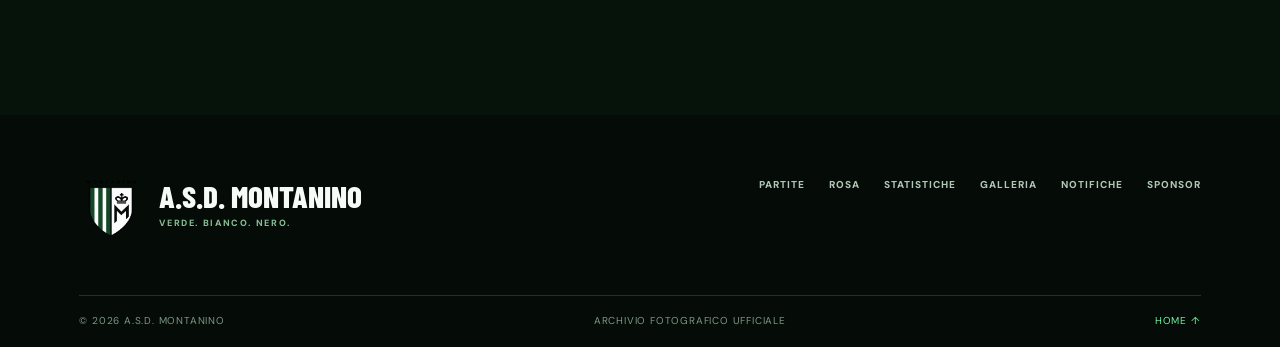
<file: galleria.html>
<!doctype html>
<html lang="it">
<head>
  <meta charset="utf-8">
  <meta name="viewport" content="width=device-width,initial-scale=1,viewport-fit=cover">
  <meta name="theme-color" content="#07140d">
  <meta name="description" content="Galleria ufficiale A.S.D. Montanino: le fotografie delle partite, ordinate per incontro.">
  <meta property="og:title" content="Galleria partite | A.S.D. Montanino">
  <meta property="og:description" content="Tutti gli scatti delle partite biancoverdi.">
  <meta property="og:image" content="assets/img/stemma.webp">
  <title>Galleria partite | A.S.D. Montanino</title>
  <link rel="icon" href="assets/img/stemma.webp" type="image/webp">
  <link rel="preconnect" href="https://fonts.googleapis.com">
  <link rel="preconnect" href="https://fonts.gstatic.com" crossorigin>
  <link href="https://fonts.googleapis.com/css2?family=Barlow+Condensed:wght@500;600;700;800;900&family=DM+Sans:wght@400;500;600;700;800&display=swap" rel="stylesheet">
  <link rel="stylesheet" href="style.css?v=20261106">
  <link rel="stylesheet" href="galleria.css?v=20261106">
  <script src="data.js" defer></script>
  <script src="config.js" defer></script>
  <script src="galleria.js?v=20261109-push" defer></script>
  <link rel="manifest" href="manifest.json">
  <link rel="apple-touch-icon" href="assets/icons/montanino-192.png">
  <meta name="apple-mobile-web-app-capable" content="yes">
  <meta name="apple-mobile-web-app-status-bar-style" content="black-translucent">
  <meta name="apple-mobile-web-app-title" content="Montanino">
  <link rel="stylesheet" href="pwa.css?v=20261109">
  <script src="pwa.js?v=20261109" defer></script>
  <link rel="stylesheet" href="app-ui.css?v=20261122-safari-refresh-1">
  <script src="app-ui.js?v=20261122-safari-refresh-1" defer></script>
  <script src="push-route.js?v=20261109-tap" defer></script>
  <link rel="stylesheet" href="pull-refresh.css?v=20261109">
  <script src="pull-refresh.js?v=20261109" defer></script>
</head>
<body>
<a class="skip-link" href="#gallery-main">Vai alle fotografie</a>
<header class="header" id="header">
  <a href="index.html#home" class="brand" aria-label="Montanino — torna alla home">
    <img src="assets/img/stemma.webp" alt="" width="51" height="54">
    <span class="brand-name"><span>A.S.D.</span><strong>MONTANINO</strong></span>
  </a>
  <nav id="nav" class="nav" aria-label="Navigazione principale">
    <a class="nav-link" href="index.html#home">HOME</a>
    <a class="nav-link" href="index.html#partite">PARTITE</a>
    <a class="nav-link" href="index.html#calendario">CALENDARIO</a>
    <a class="nav-link" href="index.html#classifica">CLASSIFICA</a>
    <a class="nav-link" href="index.html#rosa">ROSA</a>
    <a class="nav-link" href="index.html#statistiche">STATISTICHE</a>
    <a class="nav-link" href="index.html#staff">STAFF</a>
    <a class="nav-link" href="index.html#sponsor">SPONSOR</a>
    <a class="nav-gallery is-current" href="galleria.html" aria-current="page">GALLERIA ↗</a>
    <a class="nav-instagram" href="https://www.instagram.com/asd_montanino/" target="_blank" rel="noopener noreferrer" aria-label="Instagram del Montanino">IG ↗</a>
  </nav>
  <button id="menu-toggle" class="menu-toggle" type="button" aria-expanded="false" aria-controls="nav" aria-label="Apri menu"><span></span><span></span><span></span></button>
</header>
<main id="gallery-main" class="match-gallery-page">
  <section class="match-gallery-hero">
    <div class="match-gallery-hero-inner">
      <p class="gallery-eyebrow">THE GREEN ARCHIVE / 2026—27</p>
      <h1>SCATTI.<br><em>EMOZIONI.</em><br>PARTITE.</h1>
      <p class="gallery-intro">Ogni partita ha una storia. Qui raccogliamo le fotografie dal campo, una giornata alla volta.</p>
      <div class="gallery-hero-bottom"><span id="gallery-photo-total">0 FOTOGRAFIE</span><span>VERDE. BIANCO. NERO.</span></div>
    </div>
    <div class="gallery-hero-crest" aria-hidden="true"><img src="assets/img/stemma.webp" alt=""></div>
  </section>
  <section class="match-gallery-content" aria-labelledby="gallery-heading">
    <div class="gallery-section-top">
      <div><p class="gallery-eyebrow">IL NOSTRO ARCHIVIO</p><h2 id="gallery-heading">LE FOTO <span>DELLE GARE.</span></h2></div>
      <label class="gallery-filter-label" for="gallery-match-filter">FILTRA PER PARTITA
        <select id="gallery-match-filter"><option value="tutte">TUTTE LE PARTITE</option></select>
      </label>
    </div>
    <p id="gallery-loading" class="gallery-message" role="status">Caricamento della galleria...</p>
    <div id="gallery-items" class="gallery-match-groups" aria-live="polite"></div>
    <div id="gallery-empty" class="gallery-empty" hidden>
      <span class="gallery-empty-symbol" aria-hidden="true">✦</span>
      <h3>LA NOSTRA STORIA,<br>IN ARRIVO.</h3>
      <p>Le prime fotografie delle partite saranno pubblicate qui, senza appesantire la homepage.</p>
      <a href="index.html#partite" class="gallery-back-link">TORNA AL MATCH CENTER ↗</a>
    </div>
    <a href="index.html#home" class="gallery-bottom-back">← TORNA AL SITO</a>
  </section>
</main>
<footer class="footer gallery-footer">
  <div class="footer-top"><div class="footer-brand"><img src="assets/img/stemma.webp" alt="" width="72" height="76"><div><strong>A.S.D. MONTANINO</strong><span>VERDE. BIANCO. NERO.</span></div></div><div class="footer-links"><a href="index.html#partite">PARTITE</a><a href="index.html#rosa">ROSA</a><a href="index.html#statistiche">STATISTICHE</a><a href="galleria.html">GALLERIA</a><a href="notifiche.html">NOTIFICHE</a><a href="index.html#sponsor">SPONSOR</a></div></div>
  <div class="footer-bottom"><span>© 2026 A.S.D. MONTANINO</span><span>ARCHIVIO FOTOGRAFICO UFFICIALE</span><a href="index.html">HOME ↑</a></div>
</footer>
<div id="gallery-lightbox" class="gallery-lightbox" role="dialog" aria-modal="true" aria-label="Foto della partita" hidden>
  <button id="gallery-lightbox-close" type="button" class="gallery-lightbox-close" aria-label="Chiudi la fotografia">×</button>
  <button id="gallery-lightbox-prev" type="button" class="gallery-lightbox-nav gallery-lightbox-prev" aria-label="Foto precedente">‹</button>
  <figure><img id="gallery-lightbox-img" alt=""><figcaption id="gallery-lightbox-caption"></figcaption></figure>
  <button id="gallery-lightbox-next" type="button" class="gallery-lightbox-nav gallery-lightbox-next" aria-label="Foto successiva">›</button>
</div>
</body>
</html>
</file>
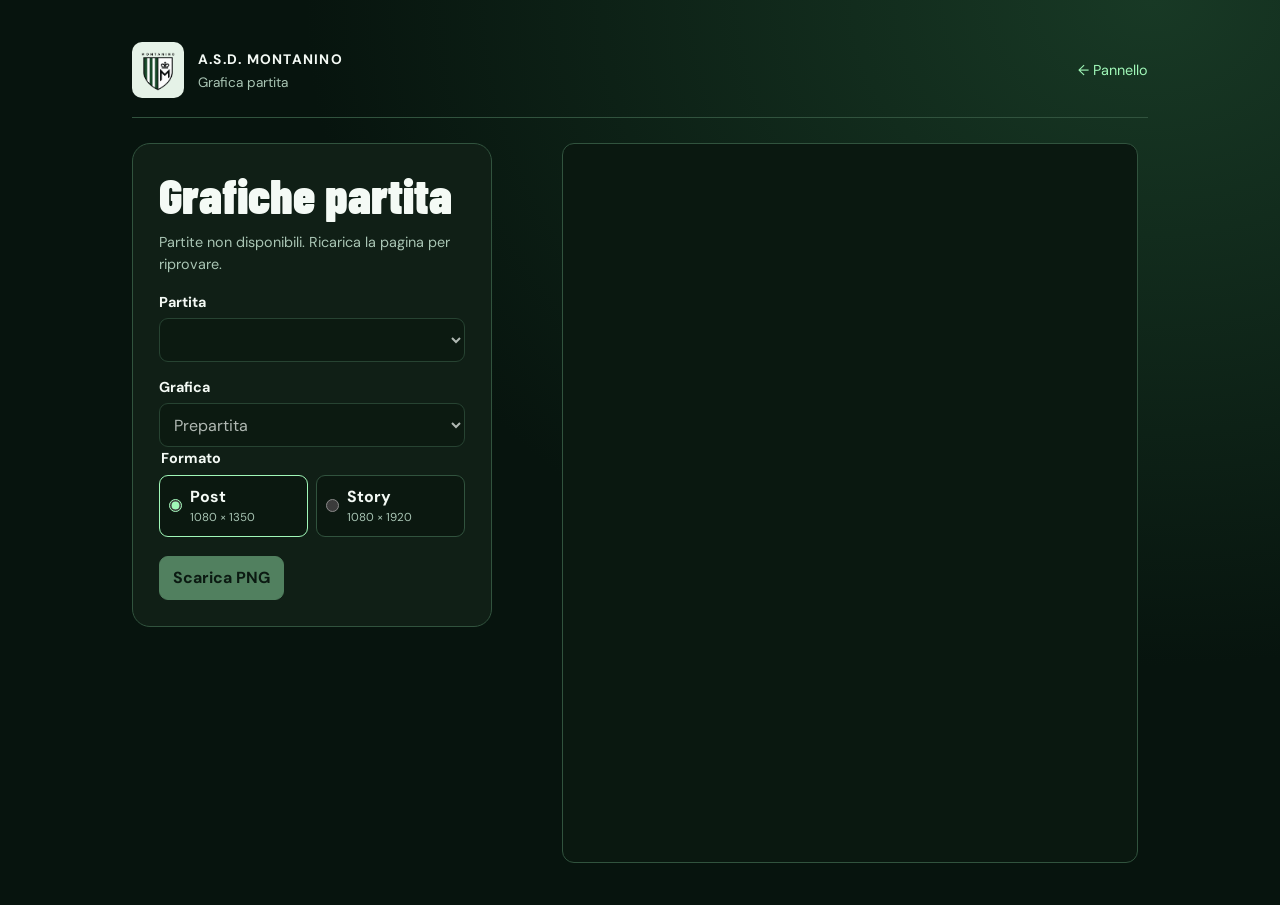
<file: grafiche.html>
<!doctype html>
<html lang="it">
<head>
  <meta charset="utf-8">
  <meta name="viewport" content="width=device-width,initial-scale=1,viewport-fit=cover">
  <meta name="robots" content="noindex,nofollow">
  <meta name="theme-color" content="#07140e">
  <title>Grafiche partita · A.S.D. Montanino</title>
  <link rel="preconnect" href="https://fonts.googleapis.com">
  <link rel="preconnect" href="https://fonts.gstatic.com" crossorigin>
  <link href="https://fonts.googleapis.com/css2?family=Barlow+Condensed:wght@800;900&family=DM+Sans:wght@400;600;700&display=swap" rel="stylesheet">
  <link rel="stylesheet" href="grafiche.css">
  <script src="config.js" defer></script>
  <script src="grafiche.js" defer></script>
</head>
<body>
  <main class="studio">
    <header class="masthead">
      <img id="club-crest" src="assets/img/stemma.webp" width="52" height="56" alt="">
      <div><strong>A.S.D. MONTANINO</strong><p>Grafica partita</p></div>
      <a class="back" href="admin-app.html">← Pannello</a>
    </header>
    <div class="workspace">
      <section class="controls" aria-labelledby="studio-title">
        <h1 id="studio-title">Grafiche partita</h1>
        <p id="data-status" class="data-status" role="status">Caricamento partite…</p>
        <label for="fixture">Partita</label>
        <select id="fixture" disabled></select>
        <label for="artwork">Grafica</label>
        <select id="artwork" disabled>
          <option value="pre">Prepartita</option>
          <option value="final">Risultato finale</option>
          <option value="scorers">Marcatori</option>
          <option value="mvp">MVP</option>
        </select>
        <fieldset>
          <legend>Formato</legend>
          <div class="formats">
            <label><input type="radio" name="format" value="1350" checked><span><strong>Post</strong><small>1080 × 1350</small></span></label>
            <label><input type="radio" name="format" value="1920"><span><strong>Story</strong><small>1080 × 1920</small></span></label>
          </div>
        </fieldset>
        <p id="artwork-status" class="note" role="status"></p>
        <div class="actions">
          <a id="download" class="primary disabled" download aria-disabled="true">Scarica PNG</a>
          <button id="share" type="button" hidden>Condividi</button>
        </div>
        <p id="share-status" class="note" role="status"></p>
      </section>
      <section class="preview" aria-label="Anteprima grafica">
        <canvas id="poster" width="1080" height="1350" aria-label="Anteprima della grafica selezionata"></canvas>
      </section>
    </div>
  </main>
</body>
</html>
</file>
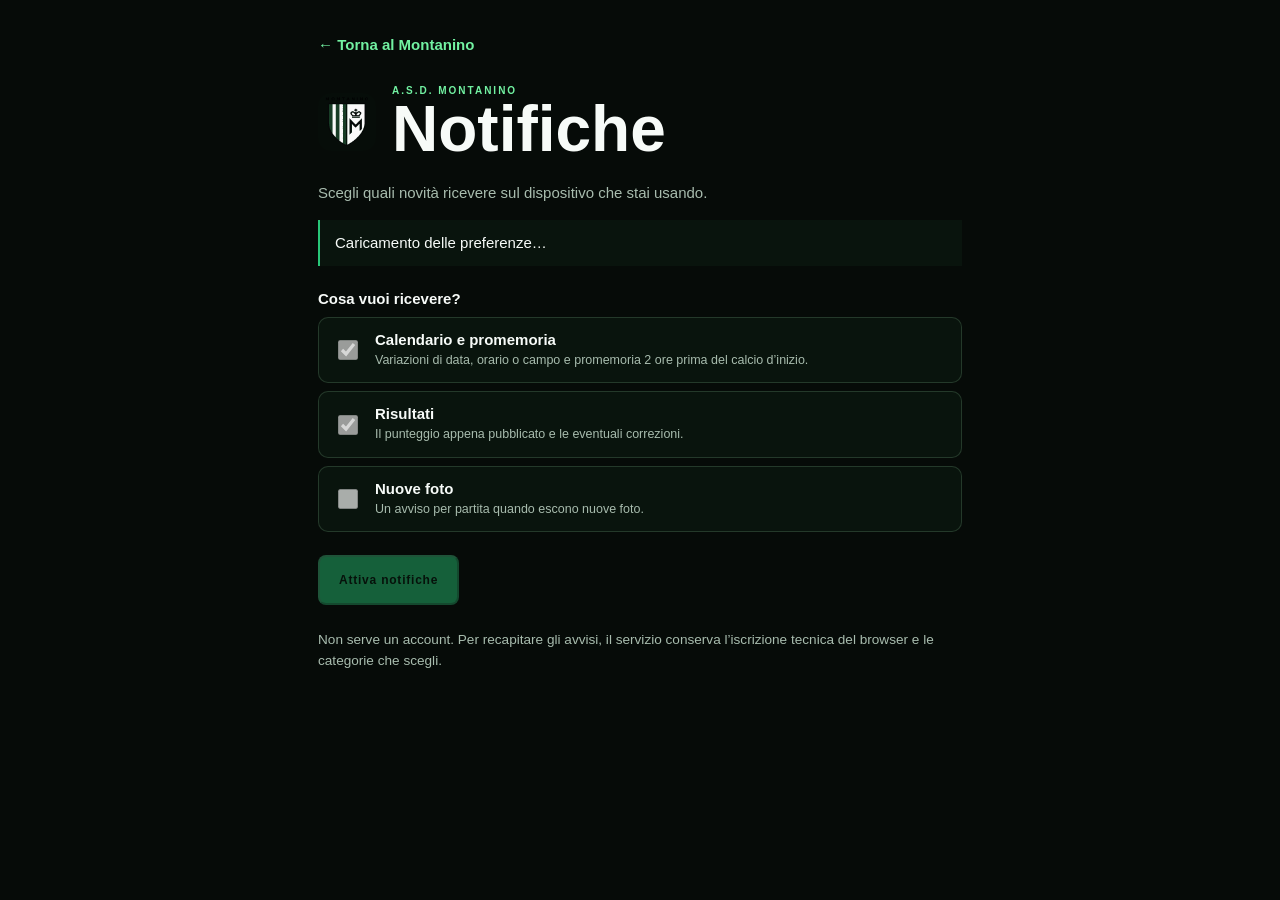
<file: notifiche.html>
<!doctype html>
<html lang="it">
<head>
  <meta charset="utf-8">
  <meta name="viewport" content="width=device-width,initial-scale=1,viewport-fit=cover">
  <meta name="theme-color" content="#08100c">
  <title>Notifiche | A.S.D. Montanino</title>
  <link rel="icon" href="assets/img/stemma.webp" type="image/webp">
  <link rel="manifest" href="manifest.json">
  <link rel="apple-touch-icon" href="assets/icons/montanino-192.png">
  <link rel="stylesheet" href="style.css">
  <link rel="stylesheet" href="notifiche.css?v=20261109-pilot">
  <script src="config.js" defer></script>
  <script src="notifiche.js?v=20261109-pilot" defer></script>
  <script src="push-route.js?v=20261109-tap" defer></script>
  <link rel="stylesheet" href="pull-refresh.css?v=20261109">
  <script src="pull-refresh.js?v=20261109" defer></script>
</head>
<body>
  <main class="push-page">
    <a class="push-back" href="index.html">← Torna al Montanino</a>
    <header class="push-title">
      <img src="assets/icons/montanino-192.png" alt="" width="58" height="58">
      <div>
        <p class="eyebrow">A.S.D. MONTANINO</p>
        <h1>Notifiche</h1>
      </div>
    </header>
    <p class="push-intro">Scegli quali novità ricevere sul dispositivo che stai usando.</p>
    <p id="push-status" class="push-status" role="status">Caricamento delle preferenze…</p>
    <a id="push-pilot-link" class="push-back" href="notifiche.html?prova=1" hidden>Ho un codice di prova →</a>
    <form id="push-form">
      <label id="push-pilot-label" class="push-pilot" hidden>
        <span><strong>Codice di prova</strong><small>Riservato a chi sta provando le notifiche.</small></span>
        <input id="push-pilot" type="text" maxlength="16" autocomplete="off" autocapitalize="off" spellcheck="false">
      </label>
      <fieldset id="push-topics" disabled>
        <legend>Cosa vuoi ricevere?</legend>
        <label><input type="checkbox" value="calendar" checked>
          <span><strong>Calendario e promemoria</strong><small>Variazioni di data, orario o campo e promemoria 2 ore prima del calcio d’inizio.</small></span>
        </label>
        <label><input type="checkbox" value="result" checked>
          <span><strong>Risultati</strong><small>Il punteggio appena pubblicato e le eventuali correzioni.</small></span>
        </label>
        <label><input type="checkbox" value="photos">
          <span><strong>Nuove foto</strong><small>Un avviso per partita quando escono nuove foto.</small></span>
        </label>
      </fieldset>
      <div class="push-actions">
        <button class="btn btn-lime" id="push-save" type="submit" disabled>Attiva notifiche</button>
        <button class="push-secondary" id="push-stop" type="button" hidden>Disattiva su questo dispositivo</button>
        <button class="push-secondary" id="push-retry" type="button" hidden>Riprova</button>
      </div>
    </form>
    <p class="push-note">Non serve un account. Per recapitare gli avvisi, il servizio conserva l’iscrizione tecnica del browser e le categorie che scegli.</p>
  </main>
</body>
</html>
</file>
<file: style.css>
/* =====================================
   ASD MONTANINO — SITO V2 / DESIGN SYSTEM
   Colori da Instagram: verde, bianco, nero.
   Font gratuiti via Google Fonts con fallback di sistema.
   Nessuna libreria JavaScript esterna.
   ===================================== */
:root{
  --black:#060b08;--dark:#09140d;--forest:#0d2517;--forest2:#153e27;
  --green:#28c778;--green-light:#72f2a2;--white:#f7fbf8;--muted:#a8bcae;
  --line:rgba(158,228,174,.18);--title:'Barlow Condensed',Impact,'Arial Narrow',sans-serif;
  --body:'DM Sans',Arial,sans-serif;--ease:cubic-bezier(.16,1,.3,1);
  --pad:clamp(22px,6.2vw,110px);
}
*,*:before,*:after{box-sizing:border-box}
html{scroll-behavior:smooth;scroll-padding-top:85px}
body{margin:0;background:var(--black);color:var(--white);font-family:var(--body);font-size:15px;-webkit-font-smoothing:antialiased}
body.modal-open{overflow:hidden}
a{color:inherit;text-decoration:none}
button{font:inherit;cursor:pointer}
img{display:block;max-width:100%}
button:focus-visible,a:focus-visible{outline:3px solid var(--green-light);outline-offset:4px}
::selection{background:var(--green);color:var(--black)}
[hidden]{display:none!important}
.skip-link{position:fixed;z-index:9999;left:10px;top:-100px;padding:12px 18px;background:var(--green);color:var(--black);font-weight:800}
.skip-link:focus{top:8px}
/* opening sequence */
.intro{position:fixed;inset:0;z-index:1000;display:grid;place-items:center;background:radial-gradient(circle at center,#174f2e 0%,#0d2315 34%,#050905 75%);overflow:hidden;transition:clip-path .72s var(--ease),opacity .72s ease;clip-path:circle(155% at 50% 50%)}
.intro.leaving{clip-path:circle(0 at 50% 50%);opacity:0;pointer-events:none}
.intro:after{content:"";position:absolute;inset:0;background:repeating-linear-gradient(90deg,transparent 0 110px,rgba(255,255,255,.015) 110px 111px);pointer-events:none}
.intro-ring{position:absolute;width:290px;height:290px;border:1px solid rgba(133,236,160,.32);border-radius:50%;box-shadow:0 0 90px rgba(48,206,117,.1),inset 0 0 80px rgba(48,206,117,.05);animation:intro-pulse 2s ease-in-out infinite}
.intro-ring:before{content:"";position:absolute;inset:-15px;border:1px dashed rgba(143,229,159,.23);border-radius:50%;animation:ring-spin 15s linear infinite}
.intro-content{position:relative;z-index:1;display:flex;align-items:center;flex-direction:column;text-align:center}
.intro-content img{width:145px;height:155px;object-fit:contain;filter:drop-shadow(0 14px 22px #0007);animation:crest-appear .9s var(--ease) both}
.intro-kicker{margin:22px 0 5px;color:var(--green-light);font-size:11px;font-weight:800;letter-spacing:.35em}
.intro strong{font:800 38px/1 var(--title);letter-spacing:.08em;animation:rise .8s .32s both}
.intro small{margin-top:22px;font-size:9px;letter-spacing:.23em;color:#afc4b5;opacity:.7}
@keyframes intro-pulse{50%{transform:scale(1.08);opacity:.6}}@keyframes ring-spin{to{transform:rotate(360deg)}}
@keyframes crest-appear{from{opacity:0;transform:translateY(30px) scale(.8)}to{opacity:1;transform:none}}
@keyframes rise{from{opacity:0;transform:translateY(20px)}to{opacity:1;transform:none}}
.scroll-progress{position:fixed;z-index:101;top:0;left:0;width:100%;height:2px;background:var(--green);transform-origin:left;transform:scaleX(0);box-shadow:0 0 12px var(--green)}
/* header */
.header{height:91px;position:sticky;z-index:100;top:0;padding:0 var(--pad);display:flex;align-items:center;justify-content:space-between;gap:20px;background:rgba(6,12,8,.92);border-bottom:1px solid rgba(175,238,184,.13);-webkit-backdrop-filter:blur(20px);backdrop-filter:blur(20px);transition:height .4s var(--ease),background .3s ease}
.header.is-scrolled{height:75px;background:rgba(5,10,7,.96)}
.brand{display:flex;gap:12px;align-items:center;flex-shrink:0}
.brand img{width:46px;height:58px;object-fit:contain;transition:width .3s,height .3s}
.header.is-scrolled .brand img{width:42px;height:50px}
.brand-name{display:flex;flex-direction:column;line-height:.97}
.brand-name>span{font-size:10px;letter-spacing:.25em;font-weight:700;color:var(--green-light)}
.brand-name strong{margin-top:6px;font:800 25px/.9 var(--title);letter-spacing:.045em}
.nav{display:flex;align-items:center;gap:clamp(14px,2vw,29px)}
.nav-link{font:700 12px var(--body);letter-spacing:.105em;position:relative;padding:10px 0;color:#c8d5ca;transition:color .3s}
.nav-link:hover,.nav-link.is-current{color:var(--white)}
.nav-link:after{content:"";position:absolute;bottom:2px;left:0;width:100%;height:2px;transform:scaleX(0);transform-origin:left;background:var(--green);transition:transform .35s var(--ease)}
.nav-link:hover:after,.nav-link.is-current:after{transform:scaleX(1)}
.nav-instagram{display:flex;gap:20px;align-items:center;font-weight:800;font-size:11px;letter-spacing:.1em;border:1px solid rgba(144,219,166,.34);padding:12px 16px;transition:background .3s,color .3s}
.nav-instagram:hover{background:var(--green);color:var(--black)}
.menu-toggle{display:none;width:45px;height:45px;border:1px solid var(--line);background:transparent;padding:12px 10px;flex-direction:column;justify-content:space-around}
.menu-toggle span{display:block;height:2px;width:100%;background:white;transition:transform .3s,opacity .3s}
.menu-toggle.active span:first-child{transform:translateY(7px) rotate(45deg)}
.menu-toggle.active span:nth-child(2){opacity:0}
.menu-toggle.active span:last-child{transform:translateY(-7px) rotate(-45deg)}
/* hero */
.hero{--mouseX:72%;--mouseY:45%;min-height:clamp(660px,79vh,920px);display:grid;grid-template-columns:55% 45%;position:relative;isolation:isolate;overflow:hidden;background:linear-gradient(117deg,#060d09 4%,#0a1f13 50%,#123d26 85%,#08130d)}
.hero:before{content:"";position:absolute;z-index:-1;inset:0;pointer-events:none;background:radial-gradient(480px circle at var(--mouseX) var(--mouseY),rgba(42,216,112,.17),transparent 72%)}
.hero-aurora{position:absolute;z-index:-1;inset:-30%;opacity:.6;background:radial-gradient(ellipse at 72% 37%,rgba(40,213,111,.28),transparent 37%),radial-gradient(ellipse at 45% 73%,rgba(26,91,55,.36),transparent 48%);animation:aurora-drift 16s ease-in-out infinite alternate}
@keyframes aurora-drift{to{transform:translate(-5%,5%) rotate(-6deg) scale(1.08)}}
.hero-grid{position:absolute;inset:0;z-index:0;opacity:.17;background-image:linear-gradient(90deg,transparent 98%,rgba(125,220,154,.22) 98%),linear-gradient(transparent 98%,rgba(125,220,154,.17) 98%);background-size:88px 88px;mask-image:linear-gradient(90deg,transparent 4%,#000 95%);pointer-events:none}
.hero-particles{position:absolute;inset:0;width:100%;height:100%;z-index:0;pointer-events:none}
.hero-giant{position:absolute;z-index:0;right:-3%;top:-19%;font:900 clamp(450px,70vw,1150px)/1 var(--title);color:rgba(135,244,163,.03);transform:rotate(-7deg);pointer-events:none}
.hero-copy{position:relative;z-index:5;display:flex;flex-direction:column;align-items:flex-start;padding:clamp(60px,7.5vw,115px) 0 38px var(--pad);min-width:0}
.hero-edition{display:flex;align-items:center;gap:13px;color:#a5c9ae;font-size:10px;font-weight:800;letter-spacing:.24em;white-space:nowrap}
.edition-line{width:32px;height:2px;background:var(--green)}
.edition-number{font-size:10px;color:var(--green-light)}
.hero-heading-wrap{margin-top:auto;padding:56px 0 4px}
.hero-pretitle{font-size:11px;font-weight:800;letter-spacing:.2em;color:var(--green-light);margin:0 0 24px}
.hero h1{position:relative;font:900 clamp(78px,9.3vw,170px)/.77 var(--title);letter-spacing:-.025em;margin:0;text-transform:uppercase;white-space:nowrap;text-shadow:0 15px 45px #0006}
.hero h1>span{color:var(--white)}
.hero-period{color:var(--green)}
.hero-description{max-width:440px;font-size:14px;line-height:1.85;color:#c6d9cb;margin:28px 0 0}
.hero-actions{display:flex;align-items:center;gap:28px;margin-top:29px}
.btn{min-height:50px;display:inline-flex;align-items:center;justify-content:space-between;gap:26px;padding:15px 19px;font:800 12px var(--body);letter-spacing:.065em;transition:background .25s,color .25s,transform .25s var(--ease)}
.btn:hover{transform:translateY(-3px)}
.btn-lime{background:var(--green);color:#071a0e}
.btn-lime:hover{background:#e9fff0}
.btn span,.text-link span{font-size:21px;line-height:0}
.text-link{display:inline-flex;align-items:center;gap:15px;color:#e5f7ea;font-size:11px;letter-spacing:.09em;font-weight:800;transition:color .25s}
.text-link:hover{color:var(--green-light)}
.hero-bottom{display:flex;gap:16px;align-items:center;margin-top:auto;padding-top:50px;font-size:9px;color:#9bb7a4;font-weight:800;letter-spacing:.16em}
.hero-line{height:1px;width:43px;background:rgba(156,222,166,.35)}
.hero-art{z-index:2;position:relative;min-width:0;overflow:hidden;border-left:1px solid rgba(101,204,139,.07)}
.art-stripes{position:absolute;inset:0;z-index:0;background:repeating-linear-gradient(90deg,#102719 0 14%,#e1fae8 14% 18%,#0b3922 18% 31%,#e1fae8 31% 34%,#123b24 34% 47%);opacity:.23;transform:skewX(-10deg) scale(1.3);mask-image:linear-gradient(90deg,transparent 0%,#000 70%)}
.art-photo{position:absolute;overflow:hidden;box-shadow:0 18px 80px #0009}
.art-photo img{height:100%;width:100%;object-fit:cover;object-position:center 29%;transition:transform .9s var(--ease),filter .9s}
.art-photo:hover img{transform:scale(1.05)}
.photo-back{right:-5%;top:6%;height:62%;width:51%;border:1px solid rgba(166,244,184,.22);filter:brightness(.7) saturate(.8);transform:rotate(7deg)}
.photo-front{left:7%;bottom:6%;width:66%;height:78%;border:1px solid rgba(180,243,186,.35);transform:rotate(-4deg)}
.photo-front:after{content:"";position:absolute;inset:0;background:linear-gradient(0deg,rgba(3,25,9,.42),transparent 50%);pointer-events:none}
.art-stamp{position:absolute;z-index:3;top:10%;left:5%;padding:13px 15px;border:2px solid var(--green-light);color:var(--green-light);font:800 24px/.82 var(--title);letter-spacing:.05em;transform:rotate(-9deg);mix-blend-mode:screen}
.art-side-label{position:absolute;z-index:3;right:9px;top:50%;writing-mode:vertical-rl;font-size:9px;letter-spacing:.3em;font-weight:800;color:#d2f0d7}
.art-corner-label{position:absolute;z-index:3;bottom:24px;right:7%;font-size:10px;color:#b9e8c5;letter-spacing:.23em;font-weight:800}
/* marquee */
.marquee{position:relative;z-index:3;background:var(--green);color:#07170c;overflow:hidden;transform:translateZ(0)}
.marquee-track{display:flex;width:max-content;animation:marquee 34s linear infinite}
.marquee:hover .marquee-track{animation-play-state:paused}
.marquee-set{flex-shrink:0;display:flex;align-items:center;gap:29px;padding:11px 30px}
.marquee-set span{font:900 21px/1 var(--title);white-space:nowrap;letter-spacing:.12em}
.marquee-set i{font:normal 17px var(--body)}
@keyframes marquee{to{transform:translateX(-50%)}}
/* general */
.section{padding:clamp(70px,7.8vw,122px) var(--pad)}
.section-heading{display:flex;gap:26px;justify-content:space-between;align-items:end;margin-bottom:38px}
.eyebrow{font-size:10px;font-weight:800;letter-spacing:.2em;color:var(--green-light);margin:0 0 19px;text-transform:uppercase}
.eyebrow-dot,.live-dot{display:inline-block;width:7px;height:7px;border-radius:50%;background:var(--green);margin-right:8px;box-shadow:0 0 16px rgba(69,230,125,.75)}
.section h2,.story-text h2,.social-section h2{font:900 clamp(55px,7vw,108px)/.88 var(--title);letter-spacing:-.01em;margin:0;text-transform:uppercase}
.section h2 span,.story-text h2 span{color:var(--green)}
.heading-aside{font-size:10px;line-height:1.8;letter-spacing:.12em;color:#9ab6a4;text-align:right;font-weight:800;margin:0 0 6px}
.section-matches{background:linear-gradient(180deg,#07130c,#0a1d11 96%)}
/* match center */
.match-grid{display:grid;grid-template-columns:repeat(2,minmax(0,1fr));gap:19px}
.match-card{position:relative;display:flex;flex-direction:column;min-width:0;min-height:352px;overflow:hidden;padding:29px 34px;border:1px solid rgba(141,225,158,.23);background:radial-gradient(circle at 85% 95%,rgba(61,202,117,.12),transparent 43%),linear-gradient(135deg,#102c1a,#0a160e)}
.match-card:before{content:"";position:absolute;inset:0;background:repeating-linear-gradient(111deg,transparent 0 97px,rgba(125,245,166,.025) 98px 100px);pointer-events:none}
.match-card:after{content:"";position:absolute;right:-50px;top:45px;width:190px;height:190px;border:1px solid rgba(103,237,158,.1);border-radius:50%;box-shadow:0 0 0 48px rgba(81,214,117,.027)}
.match-last{background:radial-gradient(circle at 90% 0%,rgba(40,151,77,.26),transparent 45%),linear-gradient(135deg,#10291a,#08140c)}
.match-card-top,.match-footer{position:relative;z-index:1;display:flex;align-items:center;justify-content:space-between;gap:10px}
.match-label,.match-kind{font-size:10px;font-weight:800;letter-spacing:.14em;color:var(--green-light)}
.match-kind{color:#a5b9a8}
.match-card h3{position:relative;z-index:1;font:900 41px/1 var(--title);letter-spacing:.01em;margin:35px 0 3px}
.match-date{font-size:11px;font-weight:800;letter-spacing:.13em;color:#9ebaab}
.match-teams{position:relative;z-index:1;display:flex;align-items:center;gap:12px;justify-content:space-between;margin:30px 0 35px;min-height:60px}
.match-teams strong{font:800 clamp(22px,2.6vw,39px)/1 var(--title);text-transform:uppercase;overflow-wrap:anywhere;min-width:0;flex:1}
.match-teams strong:last-child{text-align:right}
.vs-badge{font:800 23px var(--title);color:var(--green);padding:11px;border:1px solid rgba(83,218,131,.36)}
.last-score{font:900 clamp(26px,3vw,50px)/1 var(--title);color:var(--green-light);white-space:nowrap}
.match-footer{margin-top:auto;border-top:1px solid var(--line);padding-top:18px;font-size:10px;font-weight:800;letter-spacing:.13em;color:#a7c2ae}
.arrow-chip,.ft-badge{display:grid;place-items:center;min-width:29px;min-height:29px;padding:5px;border:1px solid rgba(124,234,161,.45);color:var(--green-light)}
.arrow-chip:hover{background:var(--green);color:var(--black)}
.ft-badge{font:800 16px/1 var(--title)}
.match-notice{margin-top:18px;color:#92b29d;letter-spacing:.045em;font-size:10px;line-height:1.7}
.match-notice span{font-size:13px;color:var(--green-light);margin-right:7px}
.match-notice code,.table-foot code{color:#d0f9df}
.countdown{display:flex;gap:10px;position:relative;z-index:1;margin:-18px 0 20px}
.count-unit{display:flex;align-items:center;flex-direction:column;min-width:45px}
.count-unit strong{font:900 26px var(--title);color:var(--green-light)}
.count-unit small{font-size:8px;color:#a2bba7;text-transform:uppercase;letter-spacing:.07em}
/* editorial break */
.story-banner{position:relative;min-height:530px;background:linear-gradient(110deg,#0f3521 0%,#07140d 73%);display:grid;grid-template-columns:43% 57%;overflow:hidden;isolation:isolate}
.story-banner:after{content:"";position:absolute;inset:0;background:linear-gradient(90deg,transparent 15%,#07140d 57%,transparent);pointer-events:none;z-index:1}
.story-image{position:relative;min-height:530px;z-index:0;overflow:hidden}
.story-image img{width:100%;height:100%;position:absolute;object-fit:cover;object-position:center 35%;filter:saturate(.88) contrast(1.15)}
.story-text{position:relative;z-index:2;display:flex;flex-direction:column;justify-content:center;align-items:flex-start;padding:65px var(--pad) 70px 10%}
.story-text h2{font-size:clamp(62px,6.5vw,106px)}
.story-text p:not(.eyebrow){max-width:460px;line-height:1.9;font-size:14px;color:#bbd2c1;margin:26px 0}
.story-script{position:absolute;z-index:2;right:2%;bottom:-6%;font:italic 900 clamp(80px,16vw,260px) cursive;color:rgba(43,201,103,.05);pointer-events:none}
/* standings */
.section-standings{background:#07120a}
.standings-layout{display:grid;grid-template-columns:minmax(0,1.25fr) minmax(250px,.7fr);gap:21px}
.table-box{background:#102318;border:1px solid var(--line);min-width:0}
.table-caption{display:flex;justify-content:space-between;gap:8px;padding:20px 25px;font:800 11px var(--body);letter-spacing:.13em;color:#cdf0d4}
.table-caption span:last-child{color:#81ae8e}
.table-scroll{overflow-x:auto}
table{border-collapse:collapse;width:100%;min-width:350px;text-align:left}
th{padding:13px 22px;font-size:10px;letter-spacing:.1em;color:#88bd98;border-top:1px solid var(--line);border-bottom:1px solid var(--line)}
th:first-child,td:first-child{width:70px;text-align:center}
th:nth-child(3),th:nth-child(4),td:nth-child(3),td:nth-child(4){text-align:center}
td{padding:18px 22px;font-size:13px;color:#ecf4ee;border-bottom:1px solid var(--line)}
td:first-child{font:800 19px var(--title);color:#9aaf9c}
.team-cell{font-weight:700}
tr.highlight{background:linear-gradient(90deg,#215b37,#123c24)}
tr.highlight td:first-child{color:#e3ffe9}
tr.highlight td:nth-child(2):before{content:"◆";font-size:10px;color:var(--green-light);margin-right:12px}
.table-foot{padding:20px 24px;font-size:11px;color:#8da993;line-height:1.7}
.standings-art{position:relative;min-height:320px;display:flex;flex-direction:column;align-items:center;justify-content:center;overflow:hidden;background:radial-gradient(ellipse at center,#1f693d 0%,#092215 71%,#07140d 100%);border:1px solid var(--line)}
.standings-stripes{position:absolute;inset:-30%;opacity:.16;transform:rotate(-24deg);background:repeating-linear-gradient(90deg,white 0 17px,transparent 17px 62px)}
.standings-art img{position:relative;width:clamp(110px,16vw,205px);filter:drop-shadow(0 20px 30px #0009)}
.standings-art>span{position:relative;font:900 44px/.85 var(--title);text-align:center;letter-spacing:.04em;margin-top:23px}
.standings-art strong{color:var(--green-light)}
/* team gallery */
.section-roster{background:#0b1e12}
.roster-grid{display:grid;grid-template-columns:repeat(4,minmax(0,1fr));gap:17px}
.roster-card{position:relative;display:block;min-width:0;aspect-ratio:4/5.1;padding:0;background:#145231;overflow:hidden;text-align:left;color:var(--white);border:1px solid rgba(172,237,172,.16);transition:transform .45s var(--ease),box-shadow .4s;isolation:isolate}
.roster-card:hover{transform:translateY(-7px);box-shadow:0 22px 45px rgba(0,0,0,.3)}
.roster-card>img{width:100%;height:100%;object-fit:cover;object-position:center 37%;transition:transform .65s var(--ease),filter .65s}
.roster-card:hover>img{transform:scale(1.065);filter:saturate(1.16)}
.roster-card:after{content:"";position:absolute;inset:42% 0 0;background:linear-gradient(0deg,rgba(2,14,7,.95),rgba(2,14,7,.1),transparent);pointer-events:none;z-index:1}
.roster-overlay{position:absolute;bottom:0;left:0;padding:18px 20px;z-index:2;display:flex;flex-direction:column;gap:6px}
.roster-overlay small{font-size:9px;color:#a9e7b9;letter-spacing:.14em;font-weight:800}
.roster-overlay strong{font:800 clamp(23px,2.2vw,34px)/.95 var(--title);letter-spacing:.03em}
.roster-overlay em{font-size:9px;font-style:normal;color:#d5e3d7;font-weight:800;letter-spacing:.13em}
.roster-arrow{position:absolute;top:11px;right:11px;z-index:2;width:35px;height:35px;border:1px solid rgba(237,255,241,.65);display:grid;place-items:center;background:#07140c88;font-size:20px;transition:background .3s,color .3s}
.roster-card:hover .roster-arrow{background:var(--green);color:var(--black)}
.roster-note{margin:27px 0 0;font-size:11px;line-height:1.7;color:#8eaf99}
/* social */
.social-section{background:var(--green);color:#06170d;padding-top:85px;padding-bottom:85px;overflow:hidden}
.social-inner{display:flex;align-items:center;justify-content:space-between;position:relative}
.social-inner>div:first-child{position:relative;z-index:2}
.social-section .eyebrow{color:#09542b}
.social-section h2{font-size:clamp(64px,8vw,118px)}
.social-section h2 span{color:#f0fff3}
.social-section p:not(.eyebrow){max-width:475px;line-height:1.8;font-size:14px;font-weight:600;color:#12522e;margin:23px 0 29px}
.btn-dark{background:#071810;color:#effff2}
.btn-dark:hover{background:#f4fff6;color:#071810}
.social-symbol{position:absolute;z-index:1;right:3%;top:50%;transform:translateY(-50%) rotate(-13deg);font:900 clamp(190px,35vw,510px)/.9 var(--title);color:rgba(255,255,255,.16);pointer-events:none}
/* footer */
.footer{background:#040906;padding:54px var(--pad) 20px}
.footer-top{display:flex;align-items:flex-start;justify-content:space-between;gap:40px;padding-bottom:52px}
.footer-brand{display:flex;align-items:center;gap:16px}
.footer-brand img{width:64px;height:74px;object-fit:contain}
.footer-brand div{display:flex;flex-direction:column;gap:8px}
.footer-brand strong{font:800 31px/.85 var(--title)}
.footer-brand span{font-size:9px;font-weight:800;letter-spacing:.18em;color:#88bd96}
.footer-links{display:flex;gap:24px;flex-wrap:wrap;max-width:550px;padding-top:9px}
.footer-links a{font-size:10px;font-weight:800;letter-spacing:.1em;color:#b1c7b6;transition:color .2s}
.footer-links a:hover{color:var(--green)}
.footer-bottom{border-top:1px solid var(--line);padding-top:18px;display:flex;justify-content:space-between;align-items:center;gap:10px;flex-wrap:wrap;font-size:10px;color:#7d9884;letter-spacing:.08em}
.footer-bottom a{color:var(--green-light)}
.to-top{position:fixed;z-index:80;bottom:24px;right:25px;display:grid;place-items:center;width:49px;height:49px;color:var(--black);background:var(--green);border:0;font-size:25px;box-shadow:0 10px 30px #0008;opacity:0;transform:translateY(28px);pointer-events:none;transition:opacity .35s,transform .35s var(--ease)}
.to-top.show{opacity:1;transform:none;pointer-events:auto}
.to-top:hover{background:var(--white)}
/* gallery modal */
.lightbox{position:fixed;inset:0;z-index:800;display:flex;align-items:center;justify-content:center;background:rgba(2,7,4,.94);padding:24px 88px;backdrop-filter:blur(12px)}
.lightbox figure{margin:0;max-width:min(80vw,600px);max-height:92vh;display:flex;flex-direction:column;gap:12px;align-items:center}
.lightbox figure img{object-fit:contain;max-height:78vh;max-width:100%;border:1px solid #3e7053}
.lightbox figcaption{font-size:11px;letter-spacing:.16em;color:#c4e5cc;text-align:center;font-weight:800}
.lightbox button{position:absolute;border:1px solid #668a6b;color:#fff;background:rgba(7,36,15,.55);width:48px;height:48px;font-size:32px;display:grid;place-items:center;transition:background .2s}
.lightbox button:hover{background:#145a30}
.lightbox-close{top:20px;right:24px}.lightbox-prev{left:20px;top:50%;transform:translateY(-50%)}.lightbox-next{right:20px;top:50%;transform:translateY(-50%)}
/* reveal */
.has-reveal .reveal{opacity:0;transform:translateY(28px);transition:opacity .85s var(--ease),transform .85s var(--ease);transition-delay:var(--reveal-delay,0ms)}
.has-reveal .reveal.is-visible{opacity:1;transform:translateY(0)}
@media(min-width:1350px){.hero-copy{padding-right:15px}.hero h1{font-size:clamp(120px,9.2vw,170px)}}
@media(max-width:1100px){.hero h1{font-size:clamp(76px,9.5vw,130px)}.nav{gap:14px}.nav-link{font-size:11px}.photo-front{left:0;width:75%}.photo-back{right:-12%;width:58%}.roster-grid{grid-template-columns:repeat(3,minmax(0,1fr))}}
@media(max-width:850px){
  .header,.header.is-scrolled{height:75px}.menu-toggle{display:flex}.nav{position:absolute;top:74px;left:0;right:0;display:none;flex-direction:column;align-items:stretch;padding:18px var(--pad) 28px;background:#08140c;border-bottom:1px solid var(--line);box-shadow:0 25px 35px #0007;gap:0}.nav.open{display:flex}.nav-link{font-size:14px;padding:15px 0}.nav-link:after{bottom:9px;width:25px}.nav-instagram{margin-top:15px;justify-content:space-between}
  .hero{grid-template-columns:1fr;min-height:920px;display:block}.hero-copy{padding:60px var(--pad) 0;min-height:490px}.hero-heading-wrap{margin-top:46px;padding:0}.hero h1{font-size:clamp(77px,13.5vw,134px)}.hero-description{max-width:510px}.hero-bottom{padding-top:27px;margin-top:25px}.hero-art{height:470px;position:absolute;bottom:0;left:0;right:0;z-index:1;opacity:.8;border:none}.hero-art:before{content:"";position:absolute;inset:0;z-index:4;pointer-events:none;background:linear-gradient(#091c13 0%,transparent 35%)}.photo-front{width:42%;height:90%;left:29%;bottom:-17%}.photo-back{width:34%;height:79%;right:7%;top:6%}.art-stamp{top:31%;left:8%}.art-side-label{right:15px}.hero-copy{z-index:5}.hero h1{text-shadow:0 8px 35px #000e}
  .story-banner{grid-template-columns:1fr;min-height:auto}.story-image{position:absolute;inset:0;min-height:0;opacity:.3}.story-banner:after{background:linear-gradient(90deg,#07140db3,#07140dce)}.story-text{padding:100px var(--pad);min-height:480px}
  .match-grid{grid-template-columns:1fr}.match-card{min-height:290px}.standings-layout{grid-template-columns:1fr}.standings-art{min-height:290px}.section-heading{align-items:start}.heading-aside{display:none}.roster-grid{grid-template-columns:repeat(2,minmax(0,1fr))}
}
@media(max-width:560px){
  :root{--pad:20px}.brand img{width:42px;height:54px}.brand-name strong{font-size:22px}.header{padding:0 18px}
  .hero{min-height:790px}.hero-copy{padding:45px var(--pad) 0;min-height:500px}.hero-edition{font-size:8px;letter-spacing:.15em;gap:7px}.edition-line{width:20px}.hero-heading-wrap{margin-top:40px}.hero-pretitle{font-size:9px;margin-bottom:19px}.hero h1{font-size:clamp(68px,17vw,95px)}.hero-description{max-width:300px;margin-top:24px;font-size:12px;line-height:1.8}.hero-actions{gap:15px;margin-top:24px;flex-wrap:wrap}.btn{padding:13px 14px;min-height:47px;font-size:10px;gap:16px}.text-link{font-size:10px}.hero-bottom{display:none}.hero-art{height:375px;opacity:.7}.photo-front{width:59%;height:87%;left:14%;bottom:-19%}.photo-back{width:45%;height:70%;right:-9%;top:13%}.art-stamp{font-size:16px;top:29%;left:4%}.art-side-label,.art-corner-label{display:none}
  .marquee-set{padding:10px 22px;gap:20px}.marquee-set span{font-size:17px}.section{padding-top:75px;padding-bottom:75px}.section-heading{margin-bottom:25px}.section h2,.story-text h2{font-size:clamp(53px,13.3vw,75px)}.eyebrow{font-size:9px;margin-bottom:15px}.match-card{padding:22px;min-height:300px}.match-card h3{font-size:36px;margin:32px 0 4px}.match-teams strong{font-size:24px}.last-score{font-size:27px}.match-notice{font-size:9px}.story-text{padding-top:86px;padding-bottom:86px;min-height:440px}.story-text p:not(.eyebrow){font-size:13px}.table-caption{padding:17px 13px;font-size:9px}th,td{padding:14px 12px}td{font-size:11px}th:first-child,td:first-child{width:50px}
  .roster-grid{gap:11px}.roster-card{aspect-ratio:4/5.5}.roster-overlay{padding:12px 10px;gap:4px}.roster-overlay strong{font-size:22px}.roster-overlay small,.roster-overlay em{font-size:8px}.roster-arrow{width:30px;height:30px;font-size:18px}.roster-note{font-size:10px}
  .social-section{padding-top:68px;padding-bottom:75px}.social-section h2{font-size:clamp(59px,14vw,84px)}.social-section p:not(.eyebrow){font-size:12px}.social-symbol{right:-15%;font-size:270px}.footer{padding-top:43px}.footer-top{flex-direction:column;gap:27px;padding-bottom:38px}.footer-links{gap:15px}.footer-links a{font-size:10px}.footer-bottom{font-size:9px}.to-top{right:16px;bottom:16px;width:42px;height:42px}.lightbox{padding:65px 10px}.lightbox figure{max-width:calc(100vw - 65px)}.lightbox figure img{max-height:75vh}.lightbox button{width:34px;height:38px;font-size:27px}.lightbox-close{right:12px;top:12px}.lightbox-prev{left:4px}.lightbox-next{right:4px}
}
@media(prefers-reduced-motion:reduce){
  *,*:before,*:after{scroll-behavior:auto!important;animation-duration:.01ms!important;animation-iteration-count:1!important;transition-duration:.01ms!important}
  .hero-aurora,.marquee-track{animation:none!important}.has-reveal .reveal{opacity:1!important;transform:none!important}
}


/* ═════════════════════════════════════════════════════════════════════
   V2.1 — CALENDARIO / STATISTICHE / STAFF / SPONSOR / SOCIAL
   ═════════════════════════════════════════════════════════════════════ */
@media(min-width:851px){
 .header{gap:12px;padding-left:clamp(16px,2.8vw,50px);padding-right:clamp(16px,2.8vw,50px)}
 .nav{gap:clamp(9px,1vw,18px)}
 .nav-link{font-size:clamp(9px,.72vw,11px);letter-spacing:.045em;white-space:nowrap}
 .nav-instagram{padding:10px 12px;gap:8px;font-size:10px}
}
@media (min-width:851px) and (max-width:1140px){.nav{gap:8px}.brand-name strong{font-size:23px}.nav-link{font-size:9px}.nav-instagram{padding:8px}}
.section-calendar{background:linear-gradient(180deg,#08180e,#07130d);padding-top:95px;padding-bottom:95px}
.section-stats{background:#07160d}
.section-staff{background:#0a1c11}
.section-sponsors{background:linear-gradient(160deg,#08140d,#10281a 90%)}
.section-calendar .section-heading h2{font-size:clamp(56px,7.6vw,112px)}
.section-toolbar{display:flex;flex-wrap:wrap;justify-content:space-between;align-items:center;gap:18px;margin:0 0 25px}
.filter-pills{display:flex;flex-wrap:wrap;gap:8px}
.pill{min-height:39px;border:1px solid rgba(164,223,181,.22);background:#0c2115;color:#b8d3be;font:800 10px var(--body);letter-spacing:.09em;padding:10px 14px;transition:background .2s,border-color .2s,color .2s}
.pill span{color:inherit;opacity:.7;margin-left:4px}
.pill:hover{border-color:var(--green)}
.pill.is-active{background:var(--green);border-color:var(--green);color:#07160d}
.toolbar-help{font-size:9px;font-weight:800;letter-spacing:.1em;color:#729b7d}
.calendar-list{display:grid;gap:9px}
.fixture-card{display:grid;grid-template-columns:135px minmax(0,1fr) 150px;gap:18px;align-items:center;min-height:126px;padding:19px 27px;border:1px solid rgba(157,234,171,.16);background:linear-gradient(110deg,#0e2417,#0b1b11);position:relative;overflow:hidden;transition:border-color .2s,transform .35s var(--ease)}
.fixture-card:before{content:"";position:absolute;top:0;bottom:0;left:0;width:3px;background:#23643a;transition:background .2s}
.fixture-card:hover{transform:translateX(3px);border-color:rgba(75,226,123,.49)}
.fixture-card:hover:before{background:var(--green)}
.fixture-count{display:flex;align-items:flex-start;flex-direction:column;gap:6px}
.fixture-round{font:900 20px/1 var(--title);color:#ecfff0;letter-spacing:.06em}
.fixture-id{font-size:10px;color:#77b287;letter-spacing:.22em;font-weight:800}
.fixture-when{margin:0 0 10px;font-size:10px;color:#9cdbae;font-weight:800;letter-spacing:.08em}
.fixture-names{display:flex;align-items:center;flex-wrap:wrap;gap:15px;font:800 clamp(17px,1.65vw,25px)/1.05 var(--title);text-transform:uppercase}
.fixture-names strong{font-weight:800}
.fixture-names strong.is-ours{color:var(--green-light)}
.fixture-versus{font:700 13px var(--body);color:#639c71;letter-spacing:.06em}
.fixture-score{font:900 29px/.9 var(--title);color:#fff;white-space:nowrap;min-width:55px}
.fixture-field{color:#83a98b;font-size:10px;font-weight:600;margin-top:11px;letter-spacing:.03em}
.fixture-side{display:flex;align-items:flex-end;flex-direction:column;gap:9px}
.fixture-state{font-size:9px;font-weight:800;letter-spacing:.08em;padding:6px 10px;border:1px solid #376b48;color:#b6e8c2}
.fixture-state.played{background:#216a3d;color:#d6ffdf;border-color:#267b43}
.fixture-map,.fixture-ics{font:800 9px var(--body);letter-spacing:.07em;color:var(--green-light);white-space:nowrap}
.fixture-ics{background:transparent;border:0;padding:2px 0}
.fixture-map:hover,.fixture-ics:hover{color:#fff;text-decoration:underline}
.calendar-source{margin-top:22px;line-height:1.85;color:#8bb097;font-size:10px}
.calendar-source>a{color:var(--green-light);font-weight:800}
.calendar-source span{color:var(--green);margin-right:9px}
.stat-highlights{display:grid;grid-template-columns:repeat(4,minmax(0,1fr));gap:12px;margin-bottom:32px}
.stat-highlight{padding:25px 22px;background:linear-gradient(145deg,#173c24,#0b2414);min-height:165px;border:1px solid #2f6741;display:flex;flex-direction:column}
.stat-highlight small{font-size:10px;font-weight:800;letter-spacing:.12em;color:#a2c7aa}
.stat-highlight strong{font:900 70px/.95 var(--title);margin-top:12px;color:#fff}
.stat-highlight span{font-size:9px;color:#64c283;font-weight:800;letter-spacing:.12em;margin-top:auto}
.stats-table-shell{border:1px solid rgba(138,225,163,.21);background:#0a2012}
.player-stat-table{min-width:780px}
.player-stat-table tbody tr{border-top:1px solid #1c4029}
.player-stat-table tbody tr:hover{background:#143b24}
.player-stat-table th{white-space:nowrap}
.player-stat-table .player-name-cell{color:#ecfff0;font-weight:800;white-space:nowrap}
.stats-player{display:flex;align-items:center;gap:10px;min-height:42px}
.stats-player-avatar{position:relative;width:38px;height:38px;flex:0 0 38px;display:block;border:1px solid #5aa979;border-radius:50%;overflow:hidden;background:linear-gradient(145deg,#1c5a34,#0b2415)}
.stats-player-avatar::before,.player-photo-preview::before{content:"";position:absolute;z-index:0;top:20%;left:50%;width:28%;aspect-ratio:1;border-radius:50%;background:#8fcda2;transform:translateX(-50%)}
.stats-player-avatar::after,.player-photo-preview::after{content:"";position:absolute;z-index:0;left:50%;bottom:8%;width:56%;height:34%;border-radius:55% 55% 35% 35%;background:#8fcda2;transform:translateX(-50%)}
.stats-player-avatar img{position:absolute;z-index:1;inset:0;width:100%;height:100%;object-fit:cover;display:block}
.stats-player-avatar.has-photo{border-color:#78d99b;box-shadow:0 0 0 2px #397b4f55}
.stats-player-name{display:block}
.editorial-empty{position:relative;overflow:hidden;padding:clamp(35px,5vw,64px);border:1px solid #2f6742;background:radial-gradient(ellipse at 80% 50%,#1d5834,#10271a 60%);min-height:220px;display:flex;flex-direction:column;align-items:flex-start;justify-content:center}
.editorial-empty strong{font:900 clamp(42px,5vw,72px)/.9 var(--title);color:#d7ffe3;letter-spacing:.02em;position:relative;z-index:1}
.editorial-empty p{max-width:510px;font-size:13px;line-height:1.8;color:#b3d3ba;margin:21px 0 0;position:relative;z-index:1}
.editorial-empty code{color:#7fe5a0}
.staff-grid,.sponsor-grid{display:grid;grid-template-columns:repeat(4,minmax(0,1fr));gap:15px}
.staff-card{background:#10281b;border:1px solid #2d5b3d;overflow:hidden}
.staff-card-media{height:230px;background:linear-gradient(140deg,#1b5734,#0c1c12);display:grid;place-items:center;overflow:hidden}
.staff-card-media img{width:100%;height:100%;object-fit:cover}
.staff-initial{font:900 90px/.9 var(--title);color:#8adfa2;opacity:.55}
.staff-details{padding:20px;display:flex;flex-direction:column;gap:9px}
.staff-details small{color:#59c87c;font-weight:800;letter-spacing:.1em;font-size:9px}
.staff-details strong{font:900 30px/.9 var(--title)}
.staff-details span{font-size:11px;font-weight:700;color:#a6bfab}
.staff-empty,.sponsor-empty{min-height:290px}
.empty-monogram{position:absolute;right:7%;font:900 330px/.8 var(--title);color:rgba(97,232,131,.065);pointer-events:none}
.sponsor-grid{grid-template-columns:repeat(3,minmax(0,1fr))}
.sponsor-inner{min-height:200px;background:#f0f7ef;color:#09180e;display:flex;align-items:center;justify-content:center;gap:17px;flex-direction:column;padding:22px}
.sponsor-inner img{max-height:100px;max-width:85%;object-fit:contain}
.sponsor-wordmark{font:900 32px var(--title);text-align:center}
.sponsor-tier{font-size:9px;font-weight:900;letter-spacing:.18em;color:#42694e}
.social-links{display:flex;flex-wrap:wrap;gap:11px;max-width:610px;margin-top:28px}
.social-channel{min-width:150px;flex:1 1 170px;min-height:64px;border:2px solid #0f4e28;background:#0c381c;color:#f3fff7;display:flex;align-items:center;justify-content:center;gap:12px;padding:12px 14px}
.social-channel-link{display:flex;align-items:center;gap:10px;width:100%;height:100%;font-size:11px}
.social-channel-link strong,.social-channel strong{font-size:11px;font-weight:900;letter-spacing:.09em}
.social-channel-link>span:last-child{margin-left:auto;font-size:22px}
.social-channel-icon{width:34px;height:34px;border:1px solid #92e5ae;border-radius:50%;display:grid;place-items:center;font-size:10px;font-weight:900;flex-shrink:0}
.social-channel-disabled{background:rgba(16,67,36,.4);border-color:#329757;opacity:.7;flex-wrap:wrap}
.social-channel-disabled small{font-size:8px;letter-spacing:.07em;color:#b4e4c2}
.social-channel-link:hover{color:#87f0a9}
.match-notice a,.table-foot a{color:#83e8a3;text-decoration:underline;text-underline-offset:3px}
@media(max-width:1100px){.fixture-card{grid-template-columns:112px minmax(0,1fr) 137px}.staff-grid{grid-template-columns:repeat(3,1fr)}}
@media(max-width:850px){
 .nav{max-height:calc(100vh - 75px);overflow:auto}
 .fixture-card{grid-template-columns:105px minmax(0,1fr);padding:17px 20px}
 .fixture-side{grid-column:2;align-items:flex-start;flex-direction:row;flex-wrap:wrap}
 .stat-highlights{grid-template-columns:repeat(2,minmax(0,1fr))}
 .staff-grid{grid-template-columns:repeat(2,minmax(0,1fr))}
 .sponsor-grid{grid-template-columns:repeat(2,minmax(0,1fr))}
}
@media(max-width:560px){
 .section-calendar{padding-top:75px;padding-bottom:75px}
 .section-toolbar{align-items:stretch}.toolbar-help{display:none}
 .filter-pills{gap:6px}.pill{font-size:9px;padding:9px 10px;min-height:36px}
 .fixture-card{grid-template-columns:1fr;gap:13px;padding:17px}
 .fixture-count{flex-direction:row;align-items:center;gap:12px}
 .fixture-round{font-size:19px}.fixture-main{grid-column:auto}
 .fixture-names{gap:9px;font-size:clamp(20px,5.5vw,28px)}.fixture-names strong{max-width:100%;overflow-wrap:anywhere}
 .fixture-score{font-size:27px}.fixture-side{grid-column:auto;justify-content:flex-start;align-items:center;gap:15px}
 .fixture-field{margin-top:13px}.stat-highlight{padding:18px 13px;min-height:135px}
 .stat-highlight strong{font-size:54px}.stat-highlight small{font-size:8px}.stat-highlight span{font-size:8px}
 .staff-grid,.sponsor-grid{grid-template-columns:1fr}.staff-card-media{height:240px}
 .editorial-empty{padding:31px 22px}.editorial-empty strong{font-size:49px}.editorial-empty p{font-size:12px}
 .social-links{flex-direction:column;max-width:360px}.social-channel{flex:unset;width:100%}
}

/* ═════════════════════════════════════════════════════════════════════
   V2.2 — MATCH REPORT: formazione, cronologia e statistiche singola gara
   ═════════════════════════════════════════════════════════════════════ */
.fixture-card.md-open{border-color:rgba(64,218,116,.64);background:linear-gradient(125deg,#113420,#091a10)}
.fixture-card[id^="partita-"]{scroll-margin-top:96px}
.md-toggle{font:900 10px var(--body);letter-spacing:.07em;color:#08170d;background:#72eda0;border:1px solid #72eda0;padding:11px 13px;white-space:nowrap;transition:background .25s,color .25s}
.md-toggle:hover{background:#fff;color:#091d12}
.md-toggle:focus-visible{outline:2px solid white;outline-offset:3px}
.md-report{grid-column:1/-1;min-width:0;border-top:1px solid #366444;margin-top:6px;padding:27px 3px 10px;animation:md-appear .35s var(--ease) both}
@keyframes md-appear{from{opacity:0;transform:translateY(-10px)}to{opacity:1;transform:translateY(0)}}
.md-header{display:flex;justify-content:space-between;align-items:flex-start;gap:15px;flex-wrap:wrap;border-bottom:1px solid rgba(179,237,197,.17);padding:0 0 22px;margin-bottom:24px}
.md-kicker{font-size:10px;font-weight:900;letter-spacing:.22em;color:#8fdfa7;margin:0 0 13px}
.md-title{font:900 clamp(25px,3vw,43px)/1 var(--title);text-transform:uppercase;letter-spacing:.02em;margin:0;color:#f4fff5;overflow-wrap:anywhere}
.md-status{font-size:9px;font-weight:900;letter-spacing:.11em;padding:9px 11px;color:#b1dfbe;border:1px solid #467854;white-space:nowrap}
.md-status.md-is-demo{color:#fff;border-color:#e2bd62;background:#645022}
.md-report-empty{background:radial-gradient(ellipse at 100% 0%,#164b2a,#0a1d11 63%);border:1px dashed #39744a;padding:clamp(24px,4vw,46px);display:flex;flex-direction:column;align-items:flex-start;gap:16px}
.md-report-empty>strong{font:900 clamp(32px,5vw,58px)/.95 var(--title)}
.md-report-empty>p{font-size:13px;color:#b7d5be;line-height:1.75;max-width:600px;margin:0}
.md-demo-button,.md-demo-back{padding:11px 15px;border:1px solid #63c983;background:transparent;color:#b5efc4;font-weight:900;font-size:10px;letter-spacing:.08em;transition:background .2s,color .2s}
.md-demo-button:hover,.md-demo-back:hover{background:#63c983;color:#06200f}
.md-demo-banner{padding:14px 17px;background:#3d3015;border-left:4px solid #e7c46e;color:#ffe7a4;font-size:12px;font-weight:700;line-height:1.5;margin-bottom:15px}
.md-demo-back{margin-bottom:20px}
.md-partial-disclaimer{font-size:12px;color:#accab4;border-left:3px solid #4e9865;padding:11px 14px;margin:0 0 22px;background:#102b19}
.md-report-grid{display:grid;grid-template-columns:minmax(280px,.95fr) minmax(0,1.05fr);gap:23px}
.md-report-column{display:flex;flex-direction:column;gap:23px;min-width:0}
.md-block{border:1px solid #2f6140;background:#071d11;padding:22px;min-width:0}
.md-block h5{font:900 23px/.94 var(--title);margin:0 0 22px;letter-spacing:.04em}
.md-block-head{display:flex;align-items:flex-start;justify-content:space-between;gap:10px}
.md-mini-label{font-size:10px;letter-spacing:.07em;font-weight:900;color:#a7e5b9;border:1px solid #315c3e;padding:7px 9px}
.md-empty-small{color:#a6c5ae;font-size:12px;line-height:1.6;margin:0 0 20px}
.md-pitch{position:relative;isolation:isolate;overflow:hidden;background:repeating-linear-gradient(to bottom,#1a5836 0%,#1a5836 16.66%,#174e30 16.66%,#174e30 33.33%);border:2px solid #75b989;padding:26px 12px;display:flex;flex-direction:column;justify-content:space-around;gap:24px;min-height:470px}
.md-pitch:before{content:"";position:absolute;inset:12px;z-index:-1;border:1px solid rgba(239,255,238,.36);pointer-events:none}
.md-pitch-lines{position:absolute;inset:12px;z-index:-1;pointer-events:none;background:linear-gradient(transparent calc(50% - 1px),rgba(255,255,255,.35) 50%,transparent calc(50% + 1px))}
.md-pitch-lines:before{content:"";position:absolute;left:50%;top:50%;width:85px;height:85px;transform:translate(-50%,-50%);border:1px solid rgba(239,255,238,.3);border-radius:50%}
.md-pitch-row{display:flex;align-items:flex-start;justify-content:space-around;gap:5px;min-height:76px}
.md-pitch-player{display:flex;flex-direction:column;align-items:center;gap:5px;text-align:center;max-width:100px;min-width:0;flex:0 1 95px}
.md-pitch-player-card{max-width:90px;flex-basis:84px;gap:5px}
.md-player-card{display:block;width:min(100%,78px);aspect-ratio:1199/1312;object-fit:contain;border:1px solid #80d99a;border-radius:6px;background:#0b2415;box-shadow:0 4px 12px #001a0b99}
.md-shirt{display:grid;place-items:center;background:#fff;color:#0a3320;border:2px solid #08652e;clip-path:polygon(0 17%,19% 0,35% 7%,65% 7%,81% 0,100% 17%,89% 45%,82% 38%,82% 100%,18% 100%,18% 38%,11% 45%);width:43px;height:46px;padding-top:6px;font:900 21px var(--title);text-shadow:none}
.md-player-name{color:#f0fff3;font-size:10px;font-weight:900;line-height:1.2;text-shadow:0 2px 5px #002709;overflow-wrap:anywhere}
.md-bench{margin-top:25px;border-top:1px solid #315740;padding-top:22px}
.md-bench h5{font-size:19px;margin-bottom:12px}
.md-bench-grid{display:grid;gap:8px}
.md-bench-player{display:flex;align-items:center;gap:9px;padding:10px;background:#10291a;font-size:12px;font-weight:700;flex-wrap:wrap}
.md-bench-number{display:grid;place-items:center;width:29px;height:29px;flex-shrink:0;background:#d6ffe5;color:#0a3319;font:900 18px var(--title)}
.md-bench-player small{margin-left:auto;color:#80c695;font-size:10px}
.md-bench-card{width:38px;height:43px;flex:0 0 38px;object-fit:contain;border:1px solid #62a778;border-radius:4px;background:#0b2415}
.md-event-list{list-style:none;padding:0;margin:0;display:grid;gap:3px}
.md-event{display:flex;align-items:center;gap:15px;border-bottom:1px solid #214b30;padding:13px 0}
.md-event:last-child{border-bottom:0}
.md-event-minute{flex:0 0 44px;font:900 25px var(--title);color:#89e3a5}
.md-event-icon{flex:0 0 34px;display:grid;place-items:center;width:34px;height:34px;border:1px solid #4b8f61;color:#c0f6ce;font-size:21px}
.md-event-yellow .md-event-icon{background:#eac753;color:#4b3610;border-color:#eac753}
.md-event-red .md-event-icon{background:#d85657;color:#fff;border-color:#d85657}
.md-event-info{display:flex;flex-direction:column;gap:5px;min-width:0}
.md-event-info strong{font-size:10px;letter-spacing:.12em;color:#d5ffe1}
.md-event-info span{font-size:13px;font-weight:700;overflow-wrap:anywhere}
.md-event-info small{font-size:10px;color:#8bdca5;font-weight:700}
.md-data-warning,.md-stats-note{font-size:11px;line-height:1.6;color:#9ac6a8;margin:15px 0 0}
.md-table-scroller{overflow-x:auto;max-width:100%}
.md-table{width:100%;min-width:520px;border-collapse:collapse;font-size:11px;text-align:left}
.md-table thead{background:#194c2d;color:#e5ffeb}
.md-table th{font-size:9px;letter-spacing:.08em;padding:11px 7px}
.md-table td{padding:12px 7px;border-bottom:1px solid #1f4830;color:#d4efdb;text-align:left}
.md-table td:first-child{font-weight:900;color:#82dca1}
.md-grade-name{font-weight:800;min-width:120px}
.md-grade-note{display:block;font-size:10px;font-weight:400;color:#b1ceba;line-height:1.4;margin-top:6px}
.md-grade-status{display:inline-block;font-size:9px;color:#a0e5b6;margin:5px 0 0;font-weight:900}
.md-match-note{margin-top:23px;background:#123420;border-left:3px solid #54cb7c;padding:18px 21px}
.md-match-note strong{display:block;color:#91ebac;font-size:10px;letter-spacing:.13em;margin-bottom:7px}
.md-match-note p{margin:0;color:#c0d8c5;font-size:12px;line-height:1.6}
.match-report-cta{display:flex;align-items:center;justify-content:space-between;gap:10px;border:1px solid #67d991;background:#10281a;padding:13px 16px;margin-top:17px;font:900 10px var(--body);letter-spacing:.09em;color:#bdf6ce;transition:background .2s,color .2s}
.match-report-cta:hover{background:#53db83;color:#091a0e}
.match-report-cta span{font-size:20px}
@media(max-width:1040px){.md-report-grid{grid-template-columns:1fr}.md-pitch{min-height:440px}.md-report-column{min-width:0}}
@media(max-width:560px){
 .md-report{padding:21px 0 0}.md-header{gap:13px}.md-header .md-status{white-space:normal}
 .md-title{font-size:27px}.md-block{padding:16px}.md-report-grid{gap:15px}.md-pitch{min-height:380px;gap:17px;padding:17px 5px}.md-shirt{width:35px;height:39px;font-size:18px}.md-player-name{font-size:9px}.md-pitch-player{flex:0 1 70px}.md-pitch-player-card{flex-basis:clamp(46px,13vw,65px)}.md-player-card{width:min(100%,60px)}.md-bench-card{width:32px;height:36px;flex-basis:32px}
 .md-mini-label{font-size:8px}.md-block h5{font-size:19px}.md-event-minute{font-size:22px}.md-event{gap:8px}
 .md-toggle{width:100%;text-align:center;min-height:44px}.md-report-empty{padding:22px 16px}
}
@media(prefers-reduced-motion:reduce){.md-report{animation:none!important}}
/* V3.0 — avviso copertura statistiche, senza alterare la grafica V2.2 */
.stats-coverage{border:1px solid rgba(107,218,151,.4);border-radius:8px;background:rgba(27,92,50,.3);color:#c9edda;padding:12px 16px;font-size:.83rem;letter-spacing:.015em;margin:0 0 16px}

.sync-offline{background:#492f13;color:#ffecbe;border-block:1px solid #9d7836;text-align:center;font:700 12px/1.5 'DM Sans',sans-serif;letter-spacing:.06em;padding:9px 12px}
/* V3.1: altezza fluida per moduli con tre, quattro o cinque linee */
.md-pitch{min-height:470px;gap:14px;justify-content:space-around}
.md-pitch-row{min-height:58px;align-items:flex-start}
@media(max-width:560px){.md-pitch{min-height:390px;gap:9px}.md-pitch-row{min-height:54px}}

/* MONTANINO V3.2 — RITRATTI STAFF EDITORIAL */
.section-staff .staff-grid{gap:clamp(14px,2vw,24px)}
.section-staff .staff-card{position:relative;isolation:isolate;overflow:hidden;border:1px solid #326546;border-radius:6px;background:#0c2116;box-shadow:0 14px 36px #0004;transition:transform .45s cubic-bezier(.2,.8,.2,1),border-color .3s,box-shadow .45s}
.section-staff .staff-card::before{content:"M";position:absolute;z-index:2;top:8px;left:14px;font:900 86px/.9 var(--title);color:#0c4025;opacity:.16;pointer-events:none}
.section-staff .staff-card::after{content:"";position:absolute;left:0;right:0;top:0;height:4px;background:linear-gradient(90deg,#40e586,#e4ffe9 54%,#40e586);z-index:4;transform:scaleX(.22);transform-origin:left;transition:transform .4s}
.section-staff .staff-card-media{height:clamp(255px,29vw,360px);position:relative;overflow:hidden;isolation:isolate;background:radial-gradient(ellipse at 52% 35%,#c9edd2 0%,#9dcfb0 48%,#3b7550 100%)}
.section-staff .staff-card-media::before{content:"";position:absolute;inset:0;z-index:0;background:repeating-linear-gradient(-65deg,transparent 0 65px,#174b3022 65px 67px)}
.section-staff .staff-card-media::after{content:"";position:absolute;inset:0;z-index:2;background:linear-gradient(0deg,#0b2418 0%,#0b241800 29%,transparent 80%);pointer-events:none}
.section-staff .staff-card-media img{position:relative;z-index:1;width:100%;height:100%;object-fit:cover;object-position:center 38%;mix-blend-mode:multiply;filter:contrast(1.04) saturate(.93);transition:transform .65s cubic-bezier(.2,.8,.2,1)}
.section-staff .staff-details{position:relative;z-index:3;min-height:124px;padding:20px 22px 23px;gap:7px;border-top:1px solid #3e7650;background:linear-gradient(145deg,#0d2c1c,#09170f)}
.section-staff .staff-details::after{content:"";position:absolute;right:18px;top:22px;width:30px;height:30px;border-top:1px solid #71ce8c;border-right:1px solid #71ce8c;opacity:.65}
.section-staff .staff-details small{font-size:10px;letter-spacing:.16em;text-transform:uppercase;color:#68e394}
.section-staff .staff-details strong{font:900 clamp(25px,2.3vw,37px)/.97 var(--title);text-transform:uppercase;color:#fff;max-width:90%;text-wrap:balance}
.section-staff .staff-details span{color:#c4deca;font-size:11px;font-weight:700;letter-spacing:.07em;text-transform:uppercase}
@media(hover:hover) and (prefers-reduced-motion:no-preference){.section-staff .staff-card:hover{transform:translateY(-8px);border-color:#68e394;box-shadow:0 22px 48px #0008,0 0 28px #3cc97519}.section-staff .staff-card:hover::after{transform:scaleX(1)}.section-staff .staff-card:hover img{transform:scale(1.055)}}
@media(max-width:560px){.section-staff .staff-card-media{height:clamp(310px,96vw,470px)}.section-staff .staff-details{padding:23px}.section-staff .staff-details strong{font-size:36px}}
@media(prefers-reduced-motion:reduce){.section-staff .staff-card,.section-staff .staff-card *{animation:none!important;transition:none!important}}


/* V3.3 — STAFF IN GRUPPI / RITRATTI UNIFORMI */
.section-staff .staff-groups{display:flex;flex-direction:column;gap:clamp(38px,6vw,80px)}
.section-staff .staff-group{min-width:0}
.section-staff .staff-group-heading{display:flex;gap:clamp(13px,2vw,26px);align-items:center;flex-wrap:wrap;margin:0 0 21px;padding:0 0 15px;border-bottom:1px solid #376a48;position:relative}
.section-staff .staff-group-heading::after{content:'';width:86px;height:3px;background:#59df88;position:absolute;bottom:-2px;left:0}
.section-staff .staff-group-number{font:900 18px/1 var(--title);color:#56d985;letter-spacing:.04em}
.section-staff .staff-group-title{font:900 clamp(30px,4.2vw,54px)/.9 var(--title);text-transform:uppercase;letter-spacing:.02em;color:#f1fff5;margin:0}
.section-staff .staff-group-count{margin-left:auto;font-size:10px;letter-spacing:.12em;color:#8ccaa0;font-weight:800}
.section-staff .staff-grid{display:grid;grid-template-columns:repeat(3,minmax(0,1fr));gap:clamp(14px,2vw,23px)}
.section-staff .staff-card{border:1px solid #2a5a3e;background:#0a1a11;border-radius:5px;overflow:hidden;min-width:0}
.section-staff .staff-card-media{height:auto;aspect-ratio:4/5;display:grid;place-items:center;position:relative;overflow:hidden;background:radial-gradient(ellipse at 45% 40%,#125b35,#081c11 75%)}
.section-staff .staff-card-media::after{background:linear-gradient(0deg,#071c13bb,transparent 20%)}
.section-staff .staff-card-media img{width:100%;height:100%;object-fit:cover;object-position:50% 50%;mix-blend-mode:normal;filter:none;position:absolute;inset:0}
.section-staff .staff-card-media .staff-initial{position:relative;z-index:2}
.section-staff .staff-details{min-height:132px;padding:22px 21px 23px}
.section-staff .staff-details small{font-size:10px;letter-spacing:.14em}
.section-staff .staff-details strong{font-size:clamp(26px,2.9vw,37px);overflow-wrap:anywhere}
.section-staff .staff-details span{font-size:11px;letter-spacing:.04em}
@media(max-width:950px){.section-staff .staff-grid{grid-template-columns:repeat(2,minmax(0,1fr))}}
@media(max-width:575px){.section-staff .staff-grid{grid-template-columns:1fr}.section-staff .staff-group-heading{gap:10px}.section-staff .staff-group-count{width:100%;margin:0}.section-staff .staff-card-media{max-height:none}}


/* V3.5 — Calendario compatto: mostra i risultati e apre le partite future solo su richiesta. */
.calendar-upcoming-list{display:grid;gap:9px;min-width:0}
.calendar-upcoming-list[hidden]{display:none}
.calendar-future-toggle{
  width:100%;display:flex;justify-content:space-between;align-items:center;text-align:left;
  gap:22px;margin-top:12px;padding:22px 26px;background:linear-gradient(112deg,#123824,#0b2014);
  border:1px solid #387b4d;color:#effff3;cursor:pointer;transition:background .2s,border-color .2s,transform .2s;
}
.calendar-future-toggle:hover{border-color:#70e998;background:linear-gradient(112deg,#1a4b2e,#0c2517);transform:translateY(-1px)}
.calendar-future-toggle:focus-visible{outline:2px solid #83efae;outline-offset:3px}
.calendar-future-toggle-copy{display:flex;flex-direction:column;gap:6px;min-width:0}
.calendar-future-kicker{color:#80dea0;font:800 10px var(--body);letter-spacing:.19em}
.calendar-future-toggle-copy strong{font:900 clamp(21px,2.45vw,33px)/.98 var(--title);letter-spacing:.025em}
.calendar-future-toggle-copy small{font-size:10px;letter-spacing:.08em;font-weight:700;color:#9abbaa}
.calendar-future-indicator{display:grid;place-items:center;flex:none;width:47px;height:47px;background:#37c875;color:#062012;font:800 32px/1 var(--title)}
.calendar-future-toggle.is-expanded{margin-bottom:4px;border-color:#5ac982}
@media(max-width:560px){
  .calendar-future-toggle{padding:18px;gap:10px}
  .calendar-future-indicator{width:40px;height:40px;font-size:27px}
  .calendar-future-toggle-copy strong{font-size:clamp(21px,6vw,27px)}
}


/* V3.5.1 — "La maglia prima di tutto": foto protagonista solo su smartphone. */
@media (max-width: 768px) {
  #identita.story-banner {
    display: flex;
    flex-direction: column;
    min-height: 0;
    background: #07140d;
  }
  #identita.story-banner::after {
    content: none;
  }
  #identita .story-image {
    position: relative;
    inset: auto;
    flex: none;
    width: 100%;
    height: clamp(380px, 112vw, 520px);
    min-height: 0;
    opacity: 1;
    overflow: hidden;
  }
  #identita .story-image img {
    position: absolute;
    display: block;
    width: 100%;
    height: 100%;
    object-fit: cover;
    object-position: center 70%;
  }
  #identita .story-image::after {
    content: "";
    position: absolute;
    inset: 0;
    pointer-events: none;
    background: linear-gradient(to bottom, transparent 67%, rgba(7,20,13,.3) 84%, #07140d 100%);
  }
  #identita .story-text {
    position: relative;
    z-index: 2;
    min-height: 0;
    margin-top: -20px;
    padding: 22px var(--pad) 62px;
    background: #07140d;
  }
  #identita .story-script {
    bottom: -3%;
    opacity: .65;
  }
}


/* V3.6 — MVP e navigazione verso la Galleria separata. */
.nav-gallery{display:inline-flex;align-items:center;justify-content:center;flex:none;padding:10px 12px;border:1px solid #4a9a63;background:#103a21;color:#b9ffd1;font:900 10px var(--body);letter-spacing:.09em;white-space:nowrap;transition:background .2s,color .2s}
.nav-gallery:hover,.nav-gallery.is-current{background:var(--green);color:var(--black)}
.md-mvp{display:flex;align-items:center;gap:16px;margin:17px 0 24px;padding:16px 19px;border:1px solid #4b965e;background:linear-gradient(120deg,#16432b,#0a281a);min-height:93px}
.md-mvp-symbol{display:grid;place-items:center;width:57px;height:57px;flex:none;background:#63e091;color:#0d2414;font-size:29px}
.md-mvp-text{display:flex;flex-direction:column;gap:4px;min-width:0}
.md-mvp-text small{color:#8be0a6;font-size:10px;font-weight:900;letter-spacing:.14em}
.md-mvp-text strong{font:900 clamp(25px,3.8vw,40px)/1 var(--title);overflow-wrap:anywhere}
.md-mvp-text span{font-size:10px;color:#b7d7bd;letter-spacing:.1em}
.md-mvp-photo{width:75px;height:85px;object-fit:cover;flex:none;border:1px solid #4d9864}
.md-mvp-compact{display:block;color:#e0ffe4;border:1px solid #367b4b;padding:6px 10px;background:#1a3f28;font:900 10px var(--body);letter-spacing:.05em}
.player-stat-table .player-mvp-cell{font-weight:900;color:#a0ffc1}
@media(min-width:1101px){.stat-highlights{grid-template-columns:repeat(5,minmax(0,1fr))}.stat-highlight{padding:22px 15px}.stat-highlight strong{font-size:clamp(48px,4.2vw,70px)}}
@media(min-width:851px) and (max-width:1100px){.stat-highlights{grid-template-columns:repeat(3,minmax(0,1fr))}.nav{gap:6px}.nav-gallery{padding:9px 7px;font-size:9px}}
@media(max-width:850px){.nav-gallery{display:flex;justify-content:space-between;padding:14px 13px;margin-top:9px;font-size:12px}}
@media(max-width:560px){.md-mvp{gap:11px;padding:12px}.md-mvp-symbol{width:44px;height:44px;font-size:23px}.md-mvp-photo{width:60px;height:70px}.md-mvp-text strong{font-size:25px}}


/* V3.8 — Anteprima compatta e scorrevole delle foto delle partite nella home */
.section-home-gallery{background:linear-gradient(180deg,#0a1d11 0%,#0c2417 50%,#08190f 100%);padding-top:clamp(55px,6vw,86px);padding-bottom:clamp(65px,6vw,93px);border-top:1px solid #28563a;border-bottom:1px solid #275438}
.home-gallery-header{display:flex;align-items:flex-end;justify-content:space-between;gap:22px;margin-bottom:26px;flex-wrap:wrap}
.section-home-gallery h2{font:900 clamp(46px,5.8vw,76px)/.92 var(--title);letter-spacing:-.015em;margin:0}
.section-home-gallery h2 span{color:var(--green)}
.home-gallery-intro .eyebrow{margin-bottom:14px}
.home-gallery-subtitle{color:#aecfb8;font-size:12px;line-height:1.65;letter-spacing:.02em;margin:13px 0 0}
.home-gallery-controls{display:flex;align-items:center;gap:20px;flex-wrap:wrap}
.home-gallery-arrows{display:flex;gap:8px}
.home-gallery-arrows button{height:44px;width:48px;border:1px solid #4f9c67;background:#143d27;color:#d3ffe0;display:grid;place-items:center;border-radius:4px;font:700 24px var(--body);transition:background .2s ease,border-color .2s ease}
.home-gallery-arrows button:hover:not(:disabled){background:#2a7849;border-color:#8be2a5}
.home-gallery-arrows button:focus-visible,.home-gallery-card:focus-visible,.home-gallery-all:focus-visible{outline:2px solid #9affb9;outline-offset:3px}
.home-gallery-arrows button:disabled{opacity:.3;cursor:not-allowed}
.home-gallery-all{font:900 11px var(--body);letter-spacing:.09em;color:#a8f3bd;display:inline-flex;gap:11px;align-items:center;min-height:44px;text-decoration:none;border-bottom:1px solid #4a9365}
.home-gallery-all:hover{color:white;border-bottom-color:white}
.home-gallery-track{display:flex;gap:14px;overflow-x:auto;scroll-snap-type:x mandatory;scroll-padding-inline:2px;overscroll-behavior-x:contain;scrollbar-width:thin;scrollbar-color:#3b925b #0a1c11;padding:2px 2px 14px;min-width:0;touch-action:pan-x pan-y}
.home-gallery-card{position:relative;flex:0 0 clamp(198px,19vw,252px);aspect-ratio:16/10;min-width:0;overflow:hidden;display:block;scroll-snap-align:start;background:linear-gradient(135deg,#1b5032,#081b10);border:1px solid #39734e;border-radius:4px;text-decoration:none;color:#fff}
.home-gallery-card img{width:100%;height:100%;object-fit:cover;display:block;transition:transform .42s ease,filter .42s ease}
.home-gallery-card::after{content:"";position:absolute;inset:35% 0 0;background:linear-gradient(0deg,#021208e8,transparent);pointer-events:none}
.home-gallery-card-label{position:absolute;z-index:1;left:12px;right:10px;bottom:12px;display:flex;flex-direction:column;gap:5px;pointer-events:none}
.home-gallery-card-label small{font:900 8px var(--body);letter-spacing:.15em;color:#8cf5ad}
.home-gallery-card-label strong{font:900 clamp(13px,1.15vw,16px)/1.13 var(--title);letter-spacing:.03em;color:white;text-transform:uppercase;display:-webkit-box;-webkit-line-clamp:2;-webkit-box-orient:vertical;overflow:hidden}
.home-gallery-card:hover img{transform:scale(1.06);filter:saturate(1.12)}
.home-gallery-footer{display:flex;justify-content:space-between;align-items:center;gap:15px;margin-top:8px;font:800 10px var(--body);letter-spacing:.14em;color:#85b99a}
#home-gallery-counter{color:#9df0b5;font-variant-numeric:tabular-nums}
@media(max-width:680px){
  .section-home-gallery{padding-top:56px;padding-bottom:63px}
  .home-gallery-header{align-items:flex-start;gap:20px}
  .section-home-gallery h2{font-size:clamp(43px,10.6vw,65px)}
  .home-gallery-controls{width:100%;justify-content:space-between}
  .home-gallery-card{flex-basis:208px;aspect-ratio:5/3.7}
  .home-gallery-track{gap:11px;scrollbar-width:none}
  .home-gallery-track::-webkit-scrollbar{display:none}
  .home-gallery-footer{font-size:8px;letter-spacing:.06em}
  .home-gallery-arrows button{height:40px;width:43px}
}
@media(prefers-reduced-motion:reduce){.home-gallery-card img,.home-gallery-arrows button{transition:none}}


/* V3.9 — scorrimento fotografico continuo e automatico nella home */
.home-gallery-track{display:block;overflow:hidden;scroll-snap-type:none;scroll-padding:0;padding:2px 0 0;touch-action:auto;scrollbar-width:none}
.home-gallery-track::-webkit-scrollbar{display:none}
.home-gallery-marquee{display:flex;align-items:stretch;gap:14px;width:max-content;animation:home-gallery-auto-slide var(--home-gallery-duration,55s) linear infinite;will-change:transform}
.home-gallery-sequence{display:flex;flex:none;gap:14px;width:max-content}
.home-gallery-sequence .home-gallery-card{scroll-snap-align:none}
.home-gallery-sequence[aria-hidden="true"] .home-gallery-card{pointer-events:none}
@keyframes home-gallery-auto-slide{to{transform:translate3d(var(--home-gallery-distance,-1200px),0,0)}}
.home-gallery-track:focus-within .home-gallery-marquee{animation-play-state:paused}
@media(max-width:680px){
  .home-gallery-track{gap:0;padding-bottom:0}
  .home-gallery-marquee,.home-gallery-sequence{gap:11px}
}
@media(prefers-reduced-motion:reduce){
  .home-gallery-marquee{animation:none!important;will-change:auto}
  .home-gallery-track{overflow-x:auto;touch-action:pan-x}
}


/* V3.10 — cambio casuale delicato, senza fermare lo scorrimento. */
.home-gallery-card img{transition:transform .42s ease,filter .42s ease,opacity .28s ease}
.home-gallery-card img.is-switching{opacity:.15}
@media(prefers-reduced-motion:reduce){.home-gallery-card img{transition:none!important}}

/* Scheda individuale giocatore: apertura dalla tabella statistiche. */
.stats-player-open{display:flex;width:100%;min-height:42px;align-items:center;padding:0;border:0;background:transparent;color:inherit;font:inherit;text-align:left;cursor:pointer}
.stats-player-open:hover .stats-player-name{color:#84edaa}
.stats-player-hint{margin-left:auto;padding:4px 7px;border:1px solid rgba(112,213,145,.28);border-radius:999px;color:#8de9a5;font-size:9px;font-weight:900;letter-spacing:.08em}
.stats-player-open:focus-visible{outline:2px solid #91ffc0;outline-offset:3px;border-radius:6px}
.player-profile-overlay{position:fixed;inset:0;z-index:900;display:grid;place-items:center;padding:22px;background:rgba(2,8,4,.88);-webkit-backdrop-filter:blur(12px);backdrop-filter:blur(12px)}
.player-profile-overlay[hidden]{display:none}
.player-profile-panel{position:relative;width:min(860px,100%);max-height:min(90vh,900px);overflow:auto;padding:30px;background:linear-gradient(145deg,#102b1a 0%,#08150d 68%,#050a07 100%);border:1px solid rgba(129,229,162,.32);border-radius:22px;color:#f4fff7;box-shadow:0 28px 90px rgba(0,0,0,.62);overscroll-behavior:contain}
.player-profile-close{position:absolute;top:16px;right:16px;z-index:2;width:42px;height:42px;border:1px solid #568463;border-radius:12px;background:#0b1d11;color:#fff;font-size:28px;line-height:1;cursor:pointer}
.player-profile-close:hover{background:#1d5030}
.player-profile-close:focus-visible{outline:2px solid #91ffc0;outline-offset:3px}
.player-profile-main{display:grid;grid-template-columns:minmax(150px,220px) minmax(0,1fr);align-items:center;gap:25px;padding-right:38px}
.player-profile-photo{position:relative;overflow:hidden;aspect-ratio:1/1;border:1px solid #4e9a66;border-radius:50%;background:linear-gradient(145deg,#1c5a34,#0b2415);box-shadow:0 14px 36px #0006}
.player-profile-photo img{position:absolute;inset:0;width:100%;height:100%;display:block;object-fit:cover;object-position:center 22%}
.player-profile-photo.is-empty::before{content:"";position:absolute;top:22%;left:50%;width:28%;aspect-ratio:1;border-radius:50%;background:#8fcda2;transform:translateX(-50%)}
.player-profile-photo.is-empty::after{content:"";position:absolute;left:50%;bottom:8%;width:57%;height:37%;border-radius:55% 55% 32% 32%;background:#8fcda2;transform:translateX(-50%)}
.player-profile-kicker{margin:0 0 10px;color:#91e9a9;font-size:11px;font-weight:800;letter-spacing:.16em}
.player-profile-title{margin:0;color:#fff;font:900 clamp(35px,5vw,60px)/.98 'Barlow Condensed',Impact,sans-serif;text-transform:uppercase;overflow-wrap:anywhere}
.player-profile-subtitle{margin:13px 0 0;color:#a9c7b1;font-size:15px;font-weight:700;letter-spacing:.06em;text-transform:uppercase}
.player-profile-note{margin:22px 0 0;padding:11px 14px;border-left:3px solid #77d995;background:#0b2112;color:#bed9c5;font-size:14px;line-height:1.45}
.player-profile-metrics{display:grid;grid-template-columns:repeat(6,minmax(0,1fr));gap:9px;margin:23px 0 28px}
.player-profile-stat{display:flex;min-height:82px;flex-direction:column;justify-content:space-between;padding:12px;border:1px solid rgba(138,225,163,.22);border-radius:12px;background:rgba(3,13,7,.58)}
.player-profile-stat small{color:#97bda2;font-size:10px;font-weight:800;letter-spacing:.11em}
.player-profile-stat strong{color:#edfff1;font:900 30px/.95 'Barlow Condensed',Impact,sans-serif}
.player-profile-history-title{margin:0 0 13px;color:#8de9a5;font-size:12px;font-weight:900;letter-spacing:.16em}
.player-profile-history{display:grid;gap:10px}
.player-profile-match{padding:14px 16px;border:1px solid rgba(138,225,163,.18);border-radius:13px;background:rgba(255,255,255,.035)}
.player-profile-match-top{display:flex;align-items:center;justify-content:space-between;gap:12px}
.player-profile-date{color:#a6c8ae;font-size:12px;font-weight:700}
.player-profile-role{color:#89e9a2;font-size:10px;font-weight:900;letter-spacing:.1em;text-align:right}
.player-profile-opponent{margin:9px 0 4px;color:#fff;font:800 23px/1.05 'Barlow Condensed',Impact,sans-serif;text-transform:uppercase}
.player-profile-score{margin:0;color:#b4cdbb;font-size:13px;font-weight:700}
.player-profile-event-tags{display:flex;flex-wrap:wrap;gap:7px;margin-top:11px}
.player-profile-tag{display:inline-flex;align-items:center;min-height:25px;padding:4px 9px;border:1px solid rgba(112,213,145,.25);border-radius:999px;background:#12331e;color:#dff6e5;font-size:10px;font-weight:800;letter-spacing:.04em}
.player-profile-tag--mvp{border-color:#d6b45e;background:#3b3011;color:#ffe9a7}
.player-profile-tag--quiet{background:transparent;color:#98b2a0}
.player-profile-empty{margin:0;padding:18px;border:1px dashed #41694d;border-radius:12px;color:#bfd5c5;font-size:14px;line-height:1.5}
body.player-profile-open{overflow:hidden}
@media(max-width:700px){
  .player-profile-overlay{padding:8px}
  .player-profile-panel{max-height:96vh;padding:20px 15px 18px;border-radius:18px}
  .player-profile-main{grid-template-columns:86px minmax(0,1fr);gap:14px;padding-right:38px}
  .player-profile-photo{aspect-ratio:1/1;border-radius:50%}
  .player-profile-kicker{font-size:9px;letter-spacing:.1em}
  .player-profile-title{font-size:clamp(27px,8vw,39px)}
  .player-profile-subtitle{margin-top:8px;font-size:11px}
  .player-profile-close{top:10px;right:10px;width:38px;height:38px}
  .player-profile-metrics{grid-template-columns:repeat(3,minmax(0,1fr));gap:7px;margin:18px 0 22px}
  .player-profile-stat{min-height:70px;padding:10px}
  .player-profile-stat small{font-size:9px}
  .player-profile-stat strong{font-size:26px}
  .player-profile-match{padding:12px}
  .player-profile-opponent{font-size:21px}
}
@media(prefers-reduced-motion:reduce){
  .stats-player-open,.player-profile-panel{scroll-behavior:auto}
}


/* Archivio partite: ricerca avversario e filtri per stagione/risultato */
.calendar-archive-filters{display:grid;grid-template-columns:minmax(220px,1.6fr) repeat(2,minmax(175px,1fr)) auto;align-items:end;gap:12px;margin:-5px 0 18px;padding:16px;background:#091b10;border:1px solid rgba(157,234,171,.14)}
.calendar-archive-filters label{display:grid;gap:7px;min-width:0}
.calendar-archive-filters label>span{font-size:9px;font-weight:800;letter-spacing:.12em;color:#85b591}
.calendar-archive-filters input,.calendar-archive-filters select{width:100%;height:43px;padding:0 12px;border:1px solid rgba(164,223,181,.22);border-radius:0;background:#0c2115;color:#eef9f0;font:600 12px var(--body);outline:none}
.calendar-archive-filters input::placeholder{color:#73927a}
.calendar-archive-filters input:focus,.calendar-archive-filters select:focus{border-color:var(--green);box-shadow:0 0 0 2px rgba(67,224,113,.12)}
.calendar-archive-filters select{color-scheme:dark}
.calendar-reset-filters{height:43px;padding:0 13px;border:1px solid rgba(164,223,181,.22);background:transparent;color:#c4ddc9;font:800 9px var(--body);letter-spacing:.08em;cursor:pointer}
.calendar-reset-filters:hover{border-color:var(--green);color:var(--green-light)}
.calendar-result-count{grid-column:1/-1;margin:1px 0 0;color:#82a98b;font-size:9px;font-weight:800;letter-spacing:.1em}
@media(max-width:850px){.calendar-archive-filters{grid-template-columns:repeat(2,minmax(0,1fr))}.calendar-search-field{grid-column:1/-1}.calendar-result-count{grid-column:1/-1}}
@media(max-width:560px){.calendar-archive-filters{grid-template-columns:1fr;gap:11px;padding:13px}.calendar-search-field,.calendar-result-count{grid-column:auto}.calendar-reset-filters{width:100%}}

.usage-privacy-note{display:block;flex-basis:100%;text-align:center;font-size:9px;letter-spacing:normal;line-height:1.45;opacity:.72}
</file>
<file: pwa.css>
/* Invito discreto all'installazione mobile dell'app Montanino */
.montanino-pwa-banner {
  position: fixed; z-index: 800; left: 16px;
  bottom: calc(16px + env(safe-area-inset-bottom, 0px));
  display: flex; align-items: center; gap: 10px; flex-wrap: wrap;
  width: min(385px, calc(100vw - 32px)); padding: 13px 34px 13px 13px;
  color: #f7fbf8; background: #102a1a;
  border: 1px solid rgba(114, 242, 162, .36); border-radius: 12px;
  box-shadow: 0 12px 48px rgba(0, 0, 0, .44);
  font-family: 'DM Sans', Arial, sans-serif;
}
.montanino-pwa-banner > img {
  flex: 0 0 48px; width: 48px; height: 48px; object-fit: contain; border-radius: 10px;
}
.montanino-pwa-text { flex: 1 1 125px; min-width: 100px; display: flex; flex-direction: column; gap: 3px; }
.montanino-pwa-text strong {
  font-family: 'Barlow Condensed', Impact, sans-serif;
  font-size: 16px; line-height: 1; letter-spacing: .025em;
}
.montanino-pwa-text span { color: #bed1c2; font-size: 11px; line-height: 1.4; }
.montanino-pwa-button {
  flex: 0 0 auto; padding: 10px 11px; border: 0; border-radius: 5px;
  background: #72f2a2; color: #06110a; font-size: 10px; font-weight: 800;
  letter-spacing: .05em; cursor: pointer;
}
.montanino-pwa-close {
  position: absolute; right: 4px; top: 3px; width: 29px; height: 29px;
  background: transparent; border: 0; color: #e1efe5; font-size: 23px; line-height: 1;
}
.montanino-pwa-help {
  flex: 1 0 100%; margin: 2px 0 0; padding: 9px 10px;
  background: rgba(255, 255, 255, .07); border-radius: 6px;
  color: #ecf7ef; font-size: 12px; line-height: 1.5;
}
.montanino-pwa-banner [hidden] { display: none !important; }
.montanino-pwa-banner button:focus-visible { outline: 2px solid white; outline-offset: 3px; }
@media (max-width: 380px) {
  .montanino-pwa-banner { gap: 7px; padding: 11px 32px 11px 10px; }
  .montanino-pwa-text strong { font-size: 14px; }
  .montanino-pwa-text span { font-size: 10px; }
  .montanino-pwa-button { font-size: 9px; padding: 9px; }
}
</file>
<file: app-ui.css>
/* A.S.D. Montanino — Interfaccia PWA mobile V4.0
   Attiva SOLO nella app installata, senza alterare il sito nel browser. */
@media (max-width: 850px) {
  html.club-app-mode {
    /* L'offset viene applicato una sola volta; niente doppio margine. */
    scroll-padding-top: calc(76px + env(safe-area-inset-top, 0px));
    background: #060b08;
  }
  html.club-app-mode body {
    padding-bottom: calc(76px + env(safe-area-inset-bottom, 0px));
    overscroll-behavior-y: contain;
  }
  html.club-app-mode .header,
  html.club-app-mode .intro { display: none !important; }
  html.club-app-mode .marquee { display: none !important; }
  html.club-app-mode .scroll-progress { z-index: 155; }
  html.club-app-mode .to-top {
    bottom: calc(94px + env(safe-area-inset-bottom, 0px));
    right: 15px;
    width: 40px; height: 40px; border-radius: 50%;
  }
  /* Lo scorrimento della PWA usa l'altezza reale della testata app.
     I link nativi ereditano solo scroll-padding-top. */
  /* Testata dell'app: marchio originale, stagione e accesso al menu. */
  .club-app-bar {
    position: sticky; top: 0; z-index: 160;
    min-height: calc(65px + env(safe-area-inset-top, 0px));
    padding: calc(9px + env(safe-area-inset-top, 0px)) 19px 9px;
    display: flex; align-items: center; gap: 10px;
    border-bottom: 1px solid rgba(113, 229, 159, .19);
    background: rgba(5, 15, 9, .97);
    -webkit-backdrop-filter: blur(20px);
    backdrop-filter: blur(20px);
    color: #f6fff8;
  }
  .club-app-brand {
    display: flex; align-items: center; gap: 10px;
    min-width: 0; flex: 1; text-decoration: none; color: inherit;
  }
  .club-app-brand img { width: 41px; height: 45px; object-fit: contain; flex: none; }
  .club-app-brand-text { display: flex; flex-direction: column; gap: 4px; min-width: 0; }
  .club-app-brand-text strong {
    font: 900 23px/.88 'Barlow Condensed', Impact, sans-serif; letter-spacing: .045em;
  }
  .club-app-brand-text small {
    font: 800 8px/1.2 'DM Sans', Arial, sans-serif;
    letter-spacing: .155em; color: #87e9a6;
  }
  .club-app-season {
    font: 800 9px 'DM Sans', Arial, sans-serif;
    white-space: nowrap; color: #93b49d; letter-spacing: .09em;
  }
  .club-app-menu-button {
    width: 43px; height: 43px; flex: none; border-radius: 12px;
    display: grid; place-items: center;
    border: 1px solid rgba(129, 229, 162, .29);
    color: #f8fffa; background: #12321e;
  }
  .club-app-menu-button svg { width: 21px; height: 21px; }
  /* Tab bar fissa, con icone sufficientemente grandi per il tocco. */
  .club-app-tabs {
    position: fixed; left: 0; right: 0; bottom: 0; z-index: 350;
    display: grid; grid-template-columns: repeat(5, minmax(0, 1fr));
    height: calc(68px + env(safe-area-inset-bottom, 0px));
    padding: 5px 8px calc(5px + env(safe-area-inset-bottom, 0px));
    border-top: 1px solid rgba(128, 238, 164, .21);
    background: rgba(5, 17, 10, .98);
    -webkit-backdrop-filter: blur(20px); backdrop-filter: blur(20px);
    box-shadow: 0 -8px 34px rgba(0, 0, 0, .34);
  }
  .club-app-tab {
    position: relative; display: flex; flex-direction: column;
    align-items: center; justify-content: center; gap: 4px;
    min-width: 0; border-radius: 12px; color: #93ab9c;
    font: 700 9px/1.15 'DM Sans', Arial, sans-serif;
    letter-spacing: .02em; text-decoration: none;
    -webkit-tap-highlight-color: transparent;
  }
  .club-app-tab svg {
    width: 23px; height: 23px; stroke-width: 1.85;
    fill: none; stroke: currentColor; stroke-linecap: round; stroke-linejoin: round;
  }
  .club-app-tab[aria-current] { background: rgba(43, 188, 101, .13); color: #8cf3ae; }
  .club-app-tab[aria-current]::before {
    content: ''; position: absolute; top: 0; left: 32%; right: 32%;
    height: 2px; border-radius: 0 0 4px 4px; background: #52e58f;
  }
  .club-app-tab:focus-visible, .club-app-menu-button:focus-visible,
  .club-app-sheet button:focus-visible, .club-app-sheet a:focus-visible {
    outline: 2px solid #91ffc0; outline-offset: 2px;
  }
  /* Dashboard sopra alle sezioni web, senza duplicare la logica dei risultati. */
  html.club-app-mode #home.hero {
    display: block; min-height: 0; overflow: hidden;
    background: #08170e; border-bottom: 1px solid rgba(109, 220, 152, .19);
  }
  html.club-app-mode #home.hero > :not(.club-app-home) { display: none !important; }
  .club-app-home {
    position: relative; isolation: isolate; overflow: hidden;
    padding: 25px 19px 25px;
    background: radial-gradient(ellipse at 82% 11%, rgba(23, 98, 57, .66), transparent 63%),
                linear-gradient(145deg, #0b2918 0%, #07170d 60%, #08100b 100%);
  }
  .club-app-home-photo {
    position: absolute; top: 0; right: -7%; z-index: -1;
    width: 75%; height: 220px; opacity: .30; pointer-events: none;
    -webkit-mask-image: linear-gradient(90deg, transparent, #000 45%);
    mask-image: linear-gradient(90deg, transparent, #000 45%);
  }
  .club-app-home-photo::after {
    content: ''; position: absolute; inset: 0;
    background: linear-gradient(0deg, #08170e, transparent 78%);
  }
  .club-app-home-photo img { width: 100%; height: 100%; object-fit: cover; object-position: center 24%; }
  .club-app-eyebrow {
    margin: 0 0 13px; font: 800 9px/1.35 'DM Sans', Arial, sans-serif;
    color: #98efb2; letter-spacing: .18em;
  }
  .club-app-eyebrow::before {
    content: ''; display: inline-block; vertical-align: middle;
    margin-right: 8px; width: 6px; height: 6px;
    border-radius: 50%; background: #58e891; box-shadow: 0 0 12px #58e89188;
  }
  .club-app-home h1 {
    margin: 0; font: 900 clamp(51px, 13.4vw, 72px)/.85 'Barlow Condensed', Impact, sans-serif;
    color: #fcfffd; letter-spacing: -.018em;
    text-transform: uppercase;
  }
  .club-app-home h1 span { color: #6cf09c; }
  .club-app-home-intro {
    margin: 14px 0 23px; max-width: 310px;
    font: 500 12px/1.55 'DM Sans', Arial, sans-serif; color: #afcbb7;
  }
  .club-app-match-grid {
    position: relative; display: grid; grid-template-columns: 1fr 1fr; gap: 10px;
  }
  .club-app-match-card {
    display: flex; flex-direction: column; justify-content: space-between;
    min-width: 0; min-height: 130px; padding: 14px 12px 12px;
    border: 1px solid rgba(132, 223, 165, .22); border-radius: 14px;
    background: rgba(4, 17, 10, .81);
    color: #fff; text-decoration: none;
  }
  .club-app-match-card--next { border-color: rgba(117, 232, 159, .49); background: rgba(18, 63, 34, .73); }
  .club-app-match-card small {
    font: 800 9px/1.4 'DM Sans', Arial, sans-serif;
    color: #91eeb1; letter-spacing: .105em;
  }
  .club-app-match-card strong {
    margin: 8px 0; font: 900 clamp(19px, 5.7vw, 29px)/1.05 'Barlow Condensed', Impact, sans-serif;
    color: #f6fff9; overflow-wrap: anywhere; text-transform: uppercase;
  }
  .club-app-match-card span {
    font: 600 10px/1.4 'DM Sans', Arial, sans-serif; color: #c6ddcd;
    overflow-wrap: anywhere;
  }
  .club-app-links {
    display: grid; grid-template-columns: repeat(3, minmax(0, 1fr)); gap: 9px;
    margin-top: 11px;
  }
  .club-app-links a {
    min-height: 49px; border-radius: 11px; border: 1px solid rgba(128, 228, 162, .17);
    background: rgba(255, 255, 255, .045); color: #def4e6;
    display: flex; align-items: center; justify-content: space-between;
    gap: 4px; padding: 8px 10px;
    font: 800 9px/1.3 'DM Sans', Arial, sans-serif;
    text-decoration: none;
  }
  .club-app-links span { color: #72f2a2; font-size: 16px; }
  /* Sezioni e archivio leggermente più compatti nella versione app. */
  html.club-app-mode .section { padding-top: 48px; padding-bottom: 52px; }
  html.club-app-mode .section-matches .match-card { min-height: 255px; border-radius: 14px; }
  html.club-app-mode .match-card h3 { margin-top: 24px; }
  html.club-app-mode .section-heading { margin-bottom: 22px; }
  html.club-app-mode .match-gallery-hero { min-height: 290px; }
  html.club-app-mode .match-gallery-hero-inner { padding: 42px 20px 32px; }
  html.club-app-mode .match-gallery-hero h1 { font-size: clamp(64px, 16vw, 94px); }
  html.club-app-mode .gallery-intro { margin-top: 21px; }
  html.club-app-mode .gallery-hero-bottom { margin-top: 23px; }
  html.club-app-mode .match-gallery-content { padding-top: 35px; padding-bottom: 50px; }
  /* Menu "Altro", con contenuti raggiungibili anche da tastiera. */
  .club-app-backdrop {
    position: fixed; inset: 0; z-index: 355;
    background: rgba(0, 5, 2, .70);
    -webkit-backdrop-filter: blur(4px); backdrop-filter: blur(4px);
  }
  .club-app-sheet {
    position: fixed; left: 10px; right: 10px;
    bottom: calc(79px + env(safe-area-inset-bottom, 0px));
    z-index: 360; max-height: min(76vh, 640px); overflow-y: auto;
    padding: 19px 16px 19px;
    background: linear-gradient(165deg, #163824, #0a1b11 62%);
    border: 1px solid rgba(147, 244, 177, .29);
    border-radius: 22px; color: #f5fff7;
    box-shadow: 0 24px 74px #000b;
    overscroll-behavior: contain;
  }
  .club-app-sheet-top {
    display: flex; justify-content: space-between; align-items: start;
    gap: 15px; margin-bottom: 16px;
  }
  .club-app-sheet-kicker {
    margin: 0 0 5px; color: #8deca9; letter-spacing: .16em;
    font: 800 9px 'DM Sans', Arial, sans-serif;
  }
  .club-app-sheet h2 {
    margin: 0; font: 900 41px/.95 'Barlow Condensed', Impact, sans-serif;
  }
  .club-app-sheet-close {
    flex: none; width: 40px; height: 40px;
    display: grid; place-items: center; border-radius: 12px;
    color: #fff; background: #1b492d; border: 1px solid #386c49; font-size: 25px;
  }
  .club-app-sheet-grid { display: grid; grid-template-columns: 1fr 1fr; gap: 9px; }
  .club-app-sheet-link {
    display: flex; align-items: center; gap: 10px;
    min-height: 62px; padding: 11px 10px;
    border: 1px solid rgba(133, 227, 166, .19);
    border-radius: 12px; background: rgba(0, 0, 0, .19);
    text-decoration: none; color: #f1fff4;
  }
  .club-app-sheet-link svg {
    flex: none; width: 22px; height: 22px;
    color: #7cef9f; fill: none; stroke: currentColor; stroke-width: 1.9;
    stroke-linecap: round; stroke-linejoin: round;
  }
  .club-app-sheet-link span { font: 800 12px 'DM Sans', Arial, sans-serif; }
  .club-app-sheet-foot {
    display: flex; justify-content: space-between; gap: 16px; flex-wrap: wrap;
    margin-top: 15px; padding-top: 14px;
    border-top: 1px solid rgba(145, 230, 161, .20);
  }
  .club-app-sheet-foot a {
    color: #b4d4be; font: 700 11px 'DM Sans', Arial, sans-serif;
    text-decoration: underline; text-underline-offset: 3px;
  }
  body.club-app-sheet-open { overflow: hidden; }
}
@media (max-width: 360px) {
  .club-app-season { display: none; }
  .club-app-match-grid { gap: 8px; }
  .club-app-match-card { min-height: 132px; padding: 12px 9px; }
  .club-app-links a { font-size: 8px; padding: 8px 7px; }
  .club-app-tab { font-size: 8px; }
}
@media (prefers-reduced-motion: reduce) {
  .club-app-bar, .club-app-tabs, .club-app-sheet { scroll-behavior: auto; }
}

@media (min-width: 0px) {
  html.club-app-desktop-mode .club-app-refresh {
    position: fixed;
    right: 88px;
    bottom: 24px;
    z-index: 1000;
    display: inline-flex;
    align-items: center;
    justify-content: center;
    gap: 9px;
    min-height: 46px;
    padding: 0 17px;
    border: 1px solid rgba(145, 239, 176, .42);
    border-radius: 999px;
    background: rgba(8, 29, 17, .96);
    color: #f4fff7;
    box-shadow: 0 8px 26px rgba(0, 0, 0, .35);
    font: 800 10px/1 'DM Sans', Arial, sans-serif;
    letter-spacing: .11em;
    cursor: pointer;
    -webkit-backdrop-filter: blur(12px);
    backdrop-filter: blur(12px);
    transition: transform .18s ease, background .18s ease, border-color .18s ease;
  }
  html.club-app-desktop-mode .club-app-refresh:hover {
    transform: translateY(-2px);
    background: #174329;
    border-color: #8be9a5;
  }
  html.club-app-desktop-mode .club-app-refresh:focus-visible {
    outline: 2px solid #91ffc0;
    outline-offset: 3px;
  }
  html.club-app-desktop-mode .club-app-refresh:disabled {
    cursor: progress;
    opacity: .8;
  }
  html.club-app-desktop-mode .club-app-refresh svg {
    width: 18px;
    height: 18px;
    fill: none;
    stroke: currentColor;
    stroke-width: 1.9;
    stroke-linecap: round;
    stroke-linejoin: round;
  }
  html.club-app-desktop-mode .club-app-refresh[aria-busy="true"] svg {
    animation: club-app-refresh-spin .8s linear infinite;
  }
}
@keyframes club-app-refresh-spin {
  to { transform: rotate(360deg); }
}
</file>
<file: pull-refresh.css>
html.montanino-pull-ready {
  overscroll-behavior-y: none;
}

.montanino-pull-indicator {
  position: fixed;
  z-index: 190;
  top: calc(70px + env(safe-area-inset-top, 0px));
  left: 50%;
  transform: translateX(-50%);
  display: flex;
  align-items: center;
  gap: 8px;
  width: max-content;
  max-width: calc(100vw - 32px);
  padding: 9px 14px;
  border: 1px solid #4c8b60;
  border-radius: 999px;
  background: #10251a;
  color: #f0fff3;
  box-shadow: 0 4px 16px #0006;
  font: 700 12px/1.3 system-ui, sans-serif;
  pointer-events: none;
}

.montanino-pull-indicator::before {
  content: '↻' / '';
  font-size: 17px;
  color: #8ee9a7;
}

.montanino-pull-indicator[hidden] {
  display: none;
}
</file>
<file: app.css>
:root{color-scheme:dark;--forest:#07140f;--deep:#0d2118;--panel:#10261c;--panel-2:#153323;--lime:#b8ed53;--cream:#f2f5ed;--muted:#9bad9f;--line:rgba(255,255,255,.09);--red:#e68c82;font-family:"DM Sans",-apple-system,BlinkMacSystemFont,"Segoe UI",sans-serif;background:var(--forest);color:var(--cream);font-synthesis:none}*{box-sizing:border-box}body{margin:0;background:radial-gradient(circle at 87% 0%,rgba(37,94,58,.28),transparent 33rem),var(--forest);min-height:100dvh}.app-frame{max-width:520px;min-height:100dvh;margin:0 auto;position:relative;padding:env(safe-area-inset-top) 20px calc(104px + env(safe-area-inset-bottom));overflow:hidden}.app-header{height:76px;display:flex;align-items:center;justify-content:space-between;border-bottom:1px solid var(--line);position:sticky;top:0;z-index:5;background:rgba(7,20,15,.91);backdrop-filter:blur(16px);margin:0 -20px;padding:0 20px}.club-mark{display:flex;align-items:center;gap:10px;color:inherit;text-decoration:none}.club-mark img{width:42px;height:46px;object-fit:contain}.club-mark span{display:grid;line-height:.95}.club-mark small{font-size:9px;letter-spacing:.24em;color:var(--muted);font-weight:700}.club-mark strong{font:800 21px/1 "Barlow Condensed",sans-serif;letter-spacing:.035em}.header-actions{display:flex;align-items:center;gap:12px}.season-chip{border:1px solid rgba(184,237,83,.3);color:var(--lime);border-radius:99px;padding:7px 10px;font-size:10px;font-weight:800;letter-spacing:.12em}.icon-button{width:38px;height:38px;border:1px solid var(--line);background:var(--panel);color:var(--cream);border-radius:50%;font-size:21px;cursor:pointer}.screen{display:none;padding-top:23px;animation:appear .22s ease}.screen.is-active{display:block}.screen[hidden]{display:none}@keyframes appear{from{opacity:.3;transform:translateY(5px)}to{opacity:1;transform:none}}.welcome-row{display:flex;justify-content:space-between;align-items:flex-end;margin:4px 0 22px}.eyebrow{font-size:10px;letter-spacing:.18em;color:var(--lime);font-weight:800;margin:0 0 11px}.welcome-row h1,.screen-heading h1{font:800 42px/.84 "Barlow Condensed",sans-serif;letter-spacing:.015em;margin:0}.welcome-row h1 span,.screen-heading h1 span{color:var(--lime)}.home-monogram{font:900 70px/.7 "Barlow Condensed",sans-serif;color:rgba(184,237,83,.13);transform:skew(-8deg);padding:0 3px 4px}.next-match-card{min-height:210px;padding:18px;border-radius:22px;background:linear-gradient(135deg,#193c27,#0e2418 70%);border:1px solid rgba(184,237,83,.18);position:relative;overflow:hidden}.next-match-card:after{content:"M";position:absolute;right:-5px;bottom:-34px;font:900 180px/.8 "Barlow Condensed",sans-serif;color:rgba(255,255,255,.035);pointer-events:none}.match-topline{display:flex;justify-content:space-between;align-items:center;margin-bottom:25px}.live-label{display:inline-flex;align-items:center;gap:7px;font-size:9px;font-weight:800;letter-spacing:.15em;color:var(--lime)}.live-label:before{content:"";width:7px;height:7px;border-radius:50%;background:var(--lime);box-shadow:0 0 12px var(--lime)}.competition-label{font-size:9px;color:#bed0c1;letter-spacing:.1em}.teams-row{display:grid;grid-template-columns:1fr auto 1fr;align-items:center;gap:10px}.team-name{font:800 24px/.92 "Barlow Condensed",sans-serif;text-transform:uppercase}.team-name:last-child{text-align:right}.versus{font-size:10px;color:#a8bbaa;font-weight:700}.match-date{margin-top:13px;color:#d2dfd4;font-size:12px;font-weight:700}.match-place{color:#92a898;font-size:10px;margin-top:5px}.home-section-title{display:flex;align-items:center;justify-content:space-between;margin:26px 1px 11px}.home-section-title h2{font:700 14px "Barlow Condensed",sans-serif;letter-spacing:.11em;margin:0}.home-section-title span{font-size:8px;color:#9fbc9e;letter-spacing:.11em}.quick-grid{display:grid;grid-template-columns:1fr 1fr;gap:10px}.quick-card{min-height:126px;border:1px solid var(--line);border-radius:18px;text-align:left;padding:14px;background:var(--panel);color:var(--cream);display:flex;flex-direction:column;align-items:flex-start;cursor:pointer}.quick-card small{font-size:9px;letter-spacing:.12em;color:var(--muted);font-weight:800}.quick-card strong{font:800 35px/.95 "Barlow Condensed",sans-serif;margin:8px 0 3px;color:var(--lime)}.quick-card>span:last-child{font-size:10px;color:#a6b7a9}.quick-icon{align-self:flex-end;font-size:16px;color:#a5c87c;height:0}.last-result-card{display:grid;grid-template-columns:1fr auto;align-items:center;gap:6px;margin-top:11px;padding:15px 16px;border-radius:18px;background:#111e17;border:1px solid var(--line)}.last-result-label{grid-column:1/-1;color:var(--muted);font-size:9px;letter-spacing:.14em;font-weight:800}.last-result-teams{font-size:11px;color:#dce5dc;font-weight:700}.last-result-score{font:800 25px "Barlow Condensed",sans-serif;color:var(--cream);white-space:nowrap}.instagram-card{margin-top:10px;width:100%;display:flex;align-items:center;gap:12px;padding:13px 15px;background:#101d16;border:1px solid var(--line);border-radius:16px;color:var(--cream);text-align:left;cursor:pointer}.ig-mark{width:34px;height:34px;border:1px solid #849b81;border-radius:11px;display:grid;place-items:center;font-size:24px;color:var(--lime)}.instagram-card>span:nth-child(2){display:grid;gap:3px}.instagram-card small{font-size:8px;color:var(--muted);letter-spacing:.12em}.instagram-card strong{font-size:12px;letter-spacing:.08em}.external-arrow{margin-left:auto;color:var(--lime);font-size:20px}.screen-heading{margin:6px 0 22px}.screen-heading h1{font-size:39px}.screen-heading>p:last-child{font-size:12px;color:var(--muted);margin:12px 0 0}.segmented-control,.role-filters{display:flex;gap:6px;overflow:auto;padding:0 0 9px;margin-bottom:10px;scrollbar-width:none}.segmented-control button,.role-filters button{flex:0 0 auto;border:1px solid var(--line);border-radius:99px;padding:9px 12px;background:transparent;color:#b2c1b5;font-size:9px;letter-spacing:.05em;font-weight:800}.segmented-control button.is-selected,.role-filters button.is-selected{background:var(--lime);color:#132116;border-color:var(--lime)}.fixture-list{display:grid;gap:8px}.fixture{padding:14px;border:1px solid var(--line);border-radius:16px;background:var(--panel);display:grid;grid-template-columns:40px 1fr auto;align-items:center;gap:12px}.fixture-round{font:700 10px "Barlow Condensed",sans-serif;color:var(--lime);text-align:center}.fixture-main{min-width:0}.fixture-teams{font-size:12px;font-weight:700;line-height:1.35}.fixture-meta{font-size:9px;color:var(--muted);margin-top:4px}.fixture-score{font:800 20px "Barlow Condensed",sans-serif;color:var(--cream);white-space:nowrap}.fixture-score.is-upcoming{font:700 9px "DM Sans",sans-serif;color:#94a797;white-space:normal;text-align:right;max-width:60px}.standing-feature{padding:16px 18px;border-radius:18px;background:linear-gradient(110deg,#1a4229,#10251a);border:1px solid rgba(184,237,83,.18);display:flex;justify-content:space-between;align-items:center;margin-bottom:13px}.standing-feature small{display:block;color:#b2c6b4;font-size:9px;letter-spacing:.13em}.standing-feature strong{display:block;font:800 28px "Barlow Condensed",sans-serif;color:var(--lime);margin-top:2px}.standing-feature .position-badge{font:900 34px "Barlow Condensed",sans-serif;width:47px;height:47px;border-radius:14px;background:var(--lime);color:#102016;display:grid;place-items:center}.table-card{background:var(--panel);border:1px solid var(--line);border-radius:17px;overflow:hidden}.table-caption{display:grid;grid-template-columns:42px 1fr 32px 34px;padding:10px 12px;color:#8fa393;font-size:8px;letter-spacing:.1em;font-weight:800;border-bottom:1px solid var(--line)}.table-caption span:nth-child(n+3){text-align:right}.table-card ol{list-style:none;margin:0;padding:0}.table-row{display:grid;grid-template-columns:42px 1fr 32px 34px;align-items:center;padding:12px;border-bottom:1px solid rgba(255,255,255,.045);font-size:11px}.table-row:last-child{border:0}.table-row.is-montanino{background:rgba(184,237,83,.09)}.table-row .rank{font:700 12px "Barlow Condensed",sans-serif;color:#93a796}.table-row .club{font-weight:650}.table-row.is-montanino .club,.table-row.is-montanino .points{color:var(--lime)}.table-row .games,.table-row .points{text-align:right;color:#aebcaf}.table-row .points{font-weight:800;color:var(--cream)}.source-note{font-size:9px;line-height:1.5;color:#87998c;margin:11px 3px}.source-note a{color:var(--lime);text-decoration:none}.player-grid{display:grid;grid-template-columns:repeat(2,minmax(0,1fr));gap:10px}.player-card{min-height:122px;background:linear-gradient(145deg,#142d20,#0e1d15);border:1px solid var(--line);border-radius:17px;overflow:hidden;position:relative;padding:13px;display:flex;align-items:flex-end}.player-avatar{position:absolute;right:12px;top:11px;width:70px;height:70px;border:2px solid rgba(184,237,83,.7);border-radius:50%;overflow:hidden;display:grid;place-items:center;background:radial-gradient(circle at 50% 35%,#315b3c,#0b1b12 72%);box-shadow:0 4px 16px #0005}.player-avatar:empty:after{content:"";width:22px;height:22px;border-radius:50%;background:rgba(184,237,83,.28);box-shadow:0 24px 0 9px rgba(184,237,83,.2);transform:translateY(-7px)}.player-avatar img{width:100%;height:100%;object-fit:cover;display:block}.player-number{position:absolute;top:10px;left:12px;font:800 28px/.85 "Barlow Condensed",sans-serif;color:var(--lime);z-index:1}.player-copy{position:relative;z-index:1;max-width:calc(100% - 76px);padding-top:30px}.player-copy strong{display:block;font:700 17px/1 "Barlow Condensed",sans-serif}.player-copy span{display:block;margin-top:5px;font-size:8px;letter-spacing:.11em;color:#a8b9ab}.empty-state{padding:22px;border:1px dashed rgba(255,255,255,.15);border-radius:16px;color:var(--muted);font-size:12px;line-height:1.5;text-align:center;grid-column:1/-1}.tab-bar{position:fixed;z-index:10;bottom:0;left:50%;transform:translateX(-50%);width:min(100%,520px);padding:8px 15px calc(9px + env(safe-area-inset-bottom));background:rgba(8,22,15,.94);border-top:1px solid var(--line);backdrop-filter:blur(18px);display:grid;grid-template-columns:repeat(4,1fr)}.tab{border:0;background:transparent;color:#8da091;display:grid;justify-items:center;gap:3px;padding:4px 0;cursor:pointer}.tab span{font-size:21px;line-height:1.2}.tab small{font-size:8px;letter-spacing:.08em;font-weight:800}.tab.is-active{color:var(--lime)}.toast{position:fixed;z-index:20;left:50%;bottom:calc(82px + env(safe-area-inset-bottom));transform:translate(-50%,15px);opacity:0;pointer-events:none;background:#e5efdc;color:#142117;padding:11px 15px;border-radius:99px;font-size:11px;font-weight:700;transition:.2s;white-space:nowrap}.toast.is-visible{transform:translate(-50%,0);opacity:1}.loading{color:var(--muted);font-size:12px;padding:18px;text-align:center}@media(min-width:600px){body{padding:25px 0}.app-frame{min-height:calc(100dvh - 50px);border:1px solid var(--line);border-radius:28px;box-shadow:0 24px 80px #0007}.tab-bar{bottom:25px;border-radius:0 0 28px 28px}.app-header{border-radius:28px 28px 0 0}.welcome-row h1{font-size:48px}}
</file>
<file: galleria.css>
/* A.S.D. MONTANINO — Archivio fotografico 2026/27 */
.match-gallery-page{background:#06130b;min-height:65vh}
.match-gallery-hero{min-height:500px;position:relative;display:flex;align-items:center;overflow:hidden;background:radial-gradient(circle at 82% 37%,#1b5c31 0%,#113e23 26%,#07160e 65%,#060e09 100%);border-bottom:1px solid #346444}
.match-gallery-hero:before{content:"";position:absolute;inset:0;pointer-events:none;background:repeating-linear-gradient(120deg,transparent 0 120px,#66df7c08 121px 123px)}
.match-gallery-hero-inner{position:relative;z-index:2;padding:86px var(--pad) 64px;width:min(100%,970px)}
.gallery-eyebrow{font:900 11px var(--body);letter-spacing:.25em;color:#83e6a7;margin:0 0 19px}
.match-gallery-hero h1{font:900 clamp(85px,12vw,177px)/.79 var(--title);margin:0;letter-spacing:-.02em}
.match-gallery-hero h1 em{color:#34d27a;font-style:normal}
.gallery-intro{font-size:14px;line-height:1.8;color:#c4e0cd;max-width:410px;margin:32px 0 0}
.gallery-hero-bottom{display:flex;gap:25px;flex-wrap:wrap;margin-top:42px;font:900 10px var(--body);letter-spacing:.14em;color:#8bdaa5}
.gallery-hero-crest{position:absolute;z-index:1;right:-4%;top:9%;width:clamp(320px,38vw,630px);opacity:.13;transform:rotate(10deg);filter:drop-shadow(0 14px 45px #000)}
.gallery-hero-crest img{width:100%}
.match-gallery-content{padding:85px var(--pad) 115px;max-width:1600px;margin:0 auto}
.gallery-section-top{display:flex;justify-content:space-between;align-items:end;gap:28px;flex-wrap:wrap;margin-bottom:38px}
.gallery-section-top h2{font:900 clamp(50px,6.1vw,97px)/.9 var(--title);margin:0;letter-spacing:-.01em}
.gallery-section-top h2 span{color:#39cf7e}
.gallery-filter-label{display:flex;flex-direction:column;gap:8px;color:#8fcfa1;font-size:10px;font-weight:900;letter-spacing:.12em}
.gallery-filter-label select{font:800 13px var(--body);padding:13px 38px 13px 14px;border:1px solid #438258;min-height:46px;min-width:240px;color:#f2fff5;background:#112b1c;cursor:pointer;max-width:100%}
.gallery-message{color:#92bfa0;font-size:14px;line-height:1.7}
.gallery-match-groups{display:grid;gap:60px}
.gallery-match-group{min-width:0}
.gallery-group-head{border-bottom:1px solid #295539;padding-bottom:19px;margin-bottom:24px;display:flex;align-items:end;justify-content:space-between;gap:18px;flex-wrap:wrap}
.gallery-group-kicker{font:900 10px var(--body);letter-spacing:.2em;color:#6bd492;display:block;margin-bottom:10px}
.gallery-group-title{font:900 clamp(27px,3.5vw,49px)/1 var(--title);margin:0;text-transform:uppercase;overflow-wrap:anywhere}
.gallery-group-date{font:800 11px var(--body);letter-spacing:.06em;color:#94b9a0}
.gallery-photo-grid{display:grid;grid-template-columns:repeat(4,minmax(0,1fr));gap:13px}
.gallery-photo-card{position:relative;display:block;aspect-ratio:4/3;background:linear-gradient(150deg,#1d4b31,#071a10);border:1px solid #28573a;overflow:hidden;text-align:left;cursor:zoom-in;color:#fff;padding:0}
.gallery-photo-card img{width:100%;height:100%;object-fit:cover;transition:transform .4s ease}
.gallery-photo-card:hover img{transform:scale(1.065)}
.gallery-photo-card:focus-visible{outline:3px solid #80eeb2;outline-offset:4px}
.gallery-photo-card:after{content:"";position:absolute;inset:35% 0 0;background:linear-gradient(transparent,#000b);pointer-events:none}
.gallery-photo-caption{position:absolute;bottom:13px;left:13px;right:13px;z-index:1;font:800 11px var(--body);line-height:1.35;text-shadow:0 2px 5px #000a}
.gallery-photo-placeholder{display:grid;place-items:center;position:absolute;inset:0;padding:20px;color:#b5dec2;font:800 12px var(--body);text-align:center}
.gallery-empty{border:1px solid #397a4a;background:radial-gradient(circle at 80% 10%,#1a5b31,#092316 62%);padding:clamp(35px,7vw,86px);min-height:310px}
.gallery-empty-symbol{font-size:45px;color:#68e898}
.gallery-empty h3{font:900 clamp(44px,6.5vw,88px)/.91 var(--title);margin:19px 0}
.gallery-empty p{max-width:480px;color:#b7d9c2;line-height:1.8}
.gallery-back-link,.gallery-bottom-back{display:inline-block;font:900 11px var(--body);letter-spacing:.1em;color:#86f4aa;margin-top:18px}
.gallery-bottom-back{margin-top:49px;border-bottom:1px solid #5ccf87;padding-bottom:8px}
.gallery-back-link:hover,.gallery-bottom-back:hover{color:#fff}
.gallery-footer{background:#050c07}
.gallery-lightbox{position:fixed;inset:0;z-index:2000;background:#010704f5;display:flex;align-items:center;justify-content:center;padding:60px 72px}
.gallery-lightbox figure{margin:0;max-width:min(1100px,100%);display:flex;flex-direction:column;align-items:center;gap:12px;min-width:0}
.gallery-lightbox figure img{object-fit:contain;width:auto;max-width:100%;max-height:78vh}
.gallery-lightbox figcaption{font:800 12px var(--body);color:#d7ffdf;text-align:center;line-height:1.5}
.gallery-lightbox button{position:absolute;z-index:1;background:#164b2d;border:1px solid #65c984;color:white;display:grid;place-items:center;width:42px;height:48px;font-size:30px}
.gallery-lightbox button:hover{background:#29864b}
.gallery-lightbox-close{top:22px;right:26px}
.gallery-lightbox-prev{left:18px;top:50%;transform:translateY(-50%)}
.gallery-lightbox-next{right:18px;top:50%;transform:translateY(-50%)}
@media(max-width:1100px){.gallery-photo-grid{grid-template-columns:repeat(3,minmax(0,1fr))}}
@media(max-width:800px){.match-gallery-hero{min-height:430px}.gallery-photo-grid{grid-template-columns:repeat(2,minmax(0,1fr))}.gallery-hero-crest{width:340px;right:-12%}.match-gallery-content{padding-top:60px}}
@media(max-width:560px){.match-gallery-hero{min-height:430px}.match-gallery-hero-inner{padding:68px 22px 45px}.match-gallery-hero h1{font-size:clamp(72px,18vw,112px)}.gallery-intro{font-size:12px;max-width:285px}.gallery-hero-bottom{font-size:9px;margin-top:32px}.gallery-hero-crest{top:28%;right:-30%;width:290px;opacity:.08}.match-gallery-content{padding:55px 20px 80px}.gallery-section-top{align-items:stretch;margin-bottom:25px}.gallery-section-top h2{font-size:clamp(44px,12vw,72px)}.gallery-filter-label select{width:100%}.gallery-photo-grid{gap:8px}.gallery-photo-card{aspect-ratio:3/4}.gallery-photo-caption{font-size:10px;bottom:9px;left:9px}.gallery-match-groups{gap:45px}.gallery-lightbox{padding:75px 47px}.gallery-lightbox button{width:34px;height:43px}.gallery-lightbox-prev{left:4px}.gallery-lightbox-next{right:4px}.gallery-lightbox-close{top:13px;right:12px}}
@media(prefers-reduced-motion:reduce){.gallery-photo-card img{transition:none}}
</file>
<file: grafiche.css>
:root{color-scheme:dark;--bg:#07140e;--panel:#101f16;--line:#31533e;--muted:#a9c5b4;--green:#a0f7b8;--text:#f4faf5;--display:"Barlow Condensed","Arial Narrow",sans-serif}
*{box-sizing:border-box}
body{margin:0;background:radial-gradient(ellipse at 90% 0%,#183925 0%,var(--bg) 52%);color:var(--text);font:16px/1.55 "DM Sans",Arial,sans-serif;min-height:100vh}
.studio{width:min(1100px,100%);margin:auto;padding:clamp(18px,4vw,42px)}
.masthead{display:flex;align-items:center;gap:14px;padding:0 0 19px;border-bottom:1px solid var(--line)}
.masthead img{object-fit:contain;background:#e5f2e7;border-radius:10px;padding:5px;width:52px;height:56px}
.masthead strong{font-size:.86rem;letter-spacing:.09em}
.masthead p{margin:0;color:var(--muted);font-size:.85rem}
.back{margin-left:auto;color:var(--green);text-decoration:none;font-size:.9rem}
.workspace{display:grid;grid-template-columns:minmax(270px,360px) minmax(0,1fr);gap:clamp(20px,5vw,60px);padding-top:25px;align-items:start}
.controls{background:var(--panel);border:1px solid var(--line);border-radius:18px;padding:clamp(17px,3vw,26px)}
h1{font:900 clamp(34px,6vw,49px)/1 var(--display);margin:0 0 12px}
.data-status,.note{color:var(--muted);font-size:.9rem;margin:10px 0 15px}
.note:empty{display:none}
.controls>label,legend{display:block;margin:14px 0 5px;font-size:.9rem;font-weight:700}
select,button,.actions a{font:inherit;border-radius:9px}
select{width:100%;min-height:44px;padding:8px 10px;color:var(--text);background:#0b1810;border:1px solid var(--line)}
fieldset{border:0;padding:0;margin:0;min-width:0}
.formats{display:grid;grid-template-columns:1fr 1fr;gap:8px}
.formats label{display:flex;align-items:center;gap:8px;cursor:pointer;background:#0b1810;border:1px solid var(--line);border-radius:9px;padding:9px}
.formats label:has(:checked){border-color:var(--green)}
.formats input{accent-color:var(--green);margin:0}
.formats small{display:block;color:var(--muted);font-size:.72rem}
.actions{display:flex;gap:8px;flex-wrap:wrap;margin-top:19px}
.actions a,.actions button{display:inline-flex;align-items:center;justify-content:center;min-height:44px;padding:8px 13px;font-weight:700;cursor:pointer;text-decoration:none;border:1px solid var(--line)}
.actions .primary{background:var(--green);color:var(--bg);border-color:var(--green)}
.actions button{background:#173523;color:var(--text)}
.actions a.disabled{pointer-events:none;opacity:.45}
:focus-visible{outline:2px solid var(--green);outline-offset:3px}
[hidden]{display:none!important}
.preview{display:flex;justify-content:center;min-width:0}
canvas{display:block;max-width:100%;width:auto;height:auto;max-height:80vh;border:1px solid var(--line);border-radius:12px;background:#0a1810;object-fit:contain}
@media(max-width:700px){.workspace{grid-template-columns:1fr;gap:20px}.preview{padding-bottom:20px}canvas{max-height:unset}}
</file>
<file: notifiche.css>
.push-page {
  max-width: 43rem;
  margin: 0 auto;
  padding: max(26px, env(safe-area-inset-top)) max(22px, env(safe-area-inset-right))
    max(36px, env(safe-area-inset-bottom)) max(22px, env(safe-area-inset-left));
}
.push-back { display: inline-block; padding: 10px 0; color: var(--green-light); font-weight: 700; }
.push-title { display: flex; align-items: center; gap: 16px; margin-top: 22px; }
.push-title img { border-radius: 13px; }
.push-title .eyebrow { margin: 0 0 5px; }
.push-title h1 { margin: 0; font: 800 clamp(42px, 9vw, 64px)/.9 var(--title); }
.push-intro, .push-note { color: var(--muted); line-height: 1.55; }
.push-intro { margin: 22px 0 16px; }
.push-status {
  margin: 0 0 24px;
  padding: 12px 15px;
  border-left: 2px solid var(--green);
  background: var(--dark);
  line-height: 1.5;
}
.push-page fieldset { margin: 0; padding: 0; border: 0; min-width: 0; }
.push-page legend { padding: 0; margin-bottom: 10px; font-weight: 800; }
.push-page label {
  display: flex;
  align-items: center;
  gap: 14px;
  padding: 13px 15px;
  margin-bottom: 8px;
  border: 1px solid var(--line);
  border-radius: 10px;
  background: var(--dark);
  cursor: pointer;
}
.push-page input { accent-color: var(--green); width: 20px; height: 20px; flex: none; }
.push-page input:focus-visible { outline: 2px solid var(--green-light); outline-offset: 4px; }
.push-page label small { display: block; margin-top: 3px; color: var(--muted); line-height: 1.45; }
.push-actions { display: flex; flex-wrap: wrap; align-items: center; gap: 12px; margin-top: 15px; }
.push-actions button { border-radius: 8px; }
.push-actions button:disabled { opacity: .45; cursor: default; }
.push-secondary { padding: 11px 13px; min-height: 44px; background: transparent; border: 1px solid var(--line); color: var(--white); }
.push-note { margin-top: 24px; font-size: .85rem; }

.push-page .push-pilot { flex-wrap: wrap; justify-content: space-between; margin-bottom: 16px; }
.push-page .push-pilot input {
  height: 42px;
  width: min(100%, 16ch);
  background: var(--black);
  border: 1px solid var(--line);
  border-radius: 6px;
  color: var(--white);
  padding: 8px;
  font: 1rem monospace;
}
</file>
